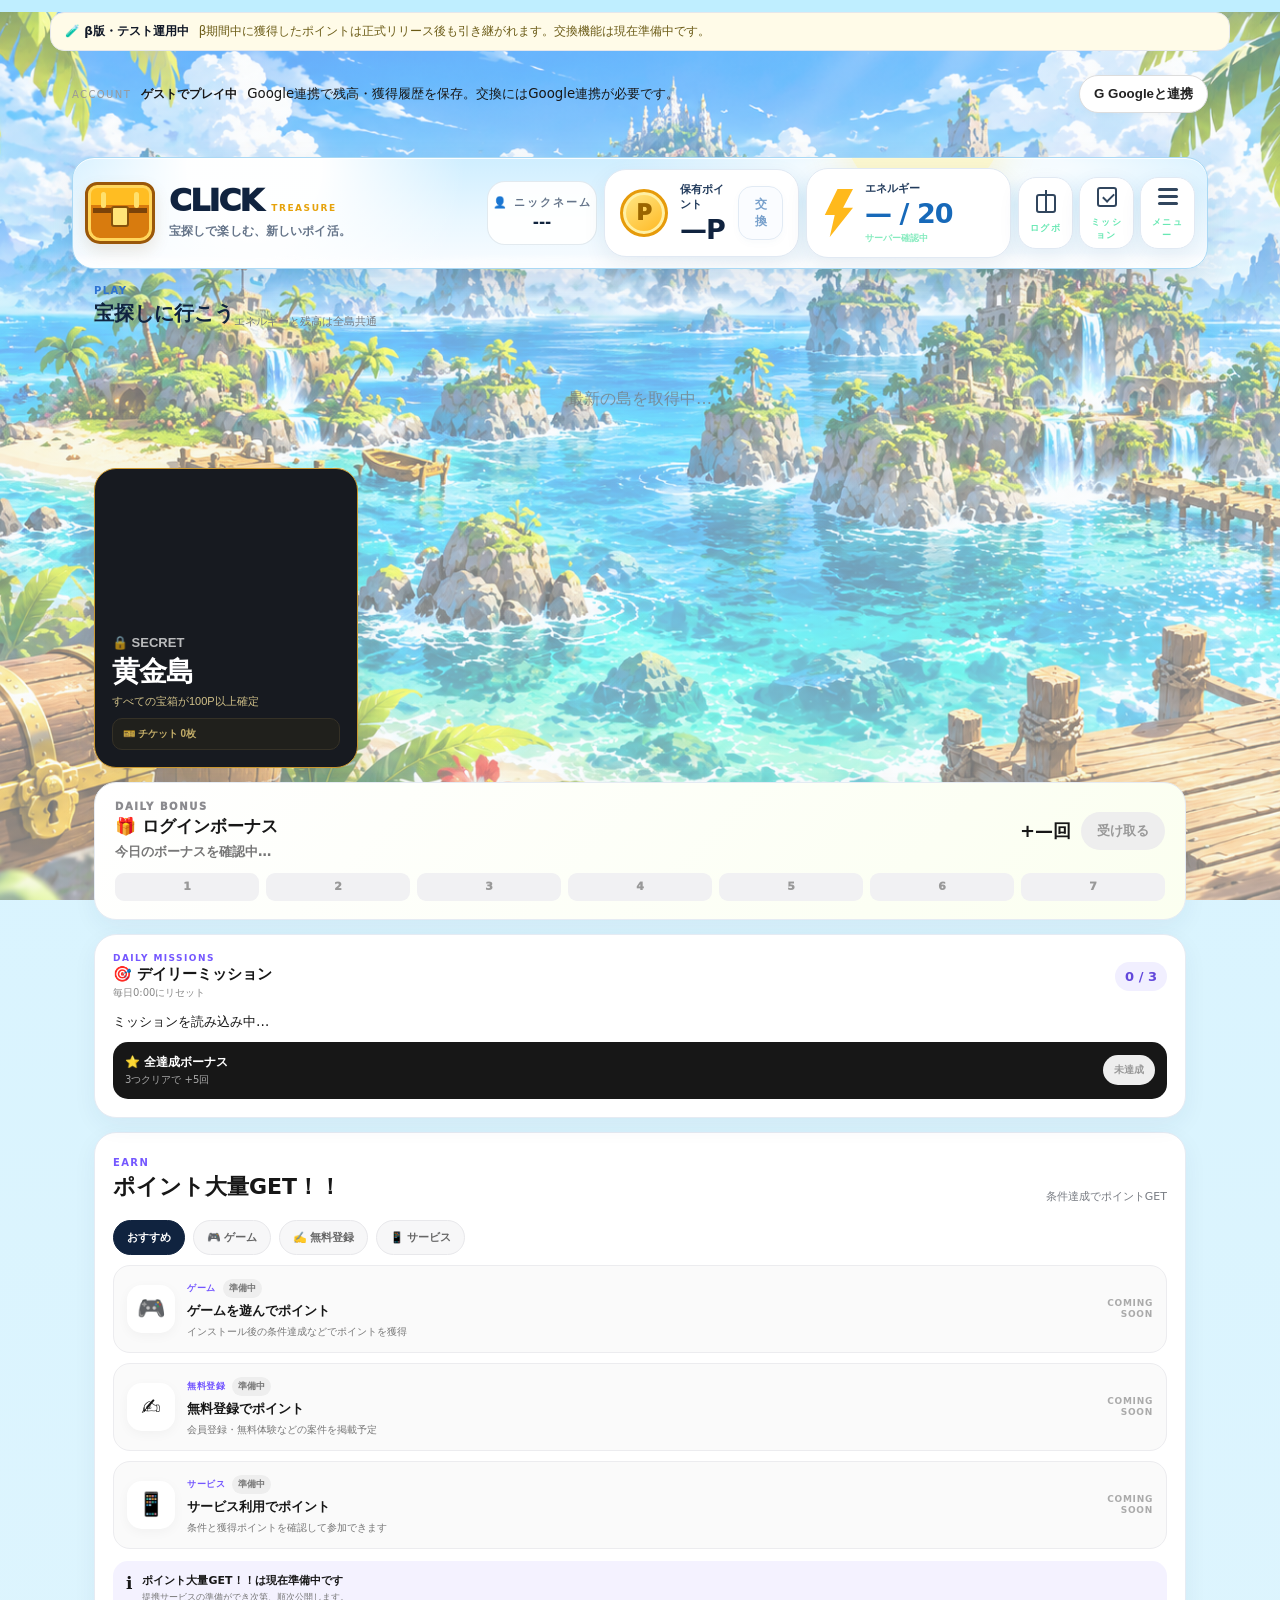
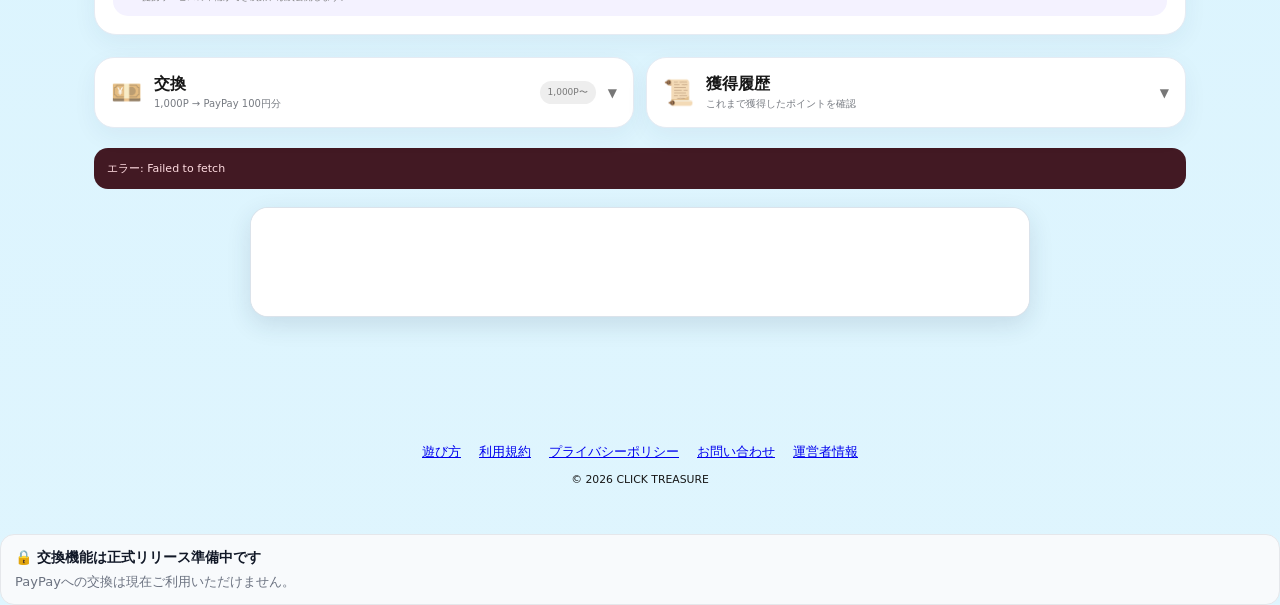
<file: index.html>
<!doctype html><html lang="ja"><head>
<!-- Google tag (gtag.js) -->
<script async src="https://www.googletagmanager.com/gtag/js?id=G-S7C8F83L5W"></script>
<script>
  window.dataLayer = window.dataLayer || [];
  function gtag(){dataLayer.push(arguments);}
  gtag('js', new Date());
  gtag('config', 'G-S7C8F83L5W');
</script>
<meta charset="utf-8"><meta name="viewport" content="width=device-width,initial-scale=1"><title>CLICK TREASURE｜宝箱を掘ってポイントを貯める無料Webゲーム</title><link rel="stylesheet" href="style.css?v=88-34">  <meta name="description" content="CLICK TREASUREは、宝箱を掘ってポイントを集める無料Webゲームです。毎日のログインやミッションを楽しみながらポイントを貯められます。現在β版テスト運用中。">
</head><body>

<div id="betaNotice" class="beta-banner" role="status">
  <strong>🧪 β版・テスト運用中</strong>
  <span>β期間中に獲得したポイントは正式リリース後も引き継がれます。交換機能は現在準備中です。</span>
</div>
<div id="fx"></div><div id="v41Jackpot" class="v41-jackpot" hidden>
<div class="v41-blackout"></div><div class="v42-whiteflash"></div><div class="v42-golddot"></div><div class="v41-goldburst"></div>
<div class="v41-jackpot-content"><div class="v41-jackpot-kicker">JACKPOT</div><div class="v41-jackpot-money"><strong>5,000</strong><small>P</small><em>獲得！</em></div><div class="v41-jackpot-sub">TREASURE FOUND</div></div><div id="v41Coins" class="v41-coins"></div>
</div>
<div id="jackpotOverlay" class="jackpot-overlay" aria-hidden="true"><div class="jackpot-rays"></div><div class="jackpot-card"><div id="jackpotLabel" class="jackpot-label">🔥 大当たり！！ 🔥</div><div class="jackpot-caption">当選金額</div><div class="jackpot-money"><span id="jackpotAmount">100</span><small>P</small></div><div id="jackpotBang" class="jackpot-bang">！！！</div></div></div>
<audio id="audio10old" preload="auto" src="sounds/win_10.wav"></audio><audio id="audio100old" preload="auto" src="sounds/win_100.wav"></audio>
<div id="accountPanel" class="account-panel"><div class="account-copy"><span class="eyebrow">ACCOUNT</span><b id="accountState">ゲストでプレイ中</b><small>Google連携で残高・獲得履歴を保存。交換にはGoogle連携が必要です。</small></div><div class="account-actions"><a id="adminShortcut" class="admin-shortcut" href="admin.html" hidden>⚙ 管理画面</a><button id="googleLoginBtn" class="google-btn">G&nbsp;&nbsp;Googleと連携</button></div></div>
<main>
<header class="v88-topbar">
  <div class="v88-logo">
    <div class="v88-logo-chest" aria-hidden="true"><i></i></div>
    <div><strong>CLICK <span>TREASURE</span></strong><small>宝探しで楽しむ、新しいポイ活。</small></div>
  </div>
  <div class="header-nickname" id="headerNickname" title="現在のニックネーム">
          <span class="header-nickname-label">👤 ニックネーム</span>
          <strong class="header-nickname-value" id="headerNicknameValue">---</strong>
        </div>
  <div class="v88-wallet">
    <div class="v88-coin" aria-hidden="true">P</div>
<div class="v88-statcopy"><small>保有ポイント</small><b id="wallet">—P</b></div>
    <button id="redeemBtn" type="button" class="v88-exchange" disabled>交換</button>
    <div class="v88-hidden-progress" aria-hidden="true"><i id="redeemFill"></i><span id="redeemText">交換まで計算中…</span></div>
  </div>
  <div class="v88-energy">
    <div class="v88-bolt" aria-hidden="true"></div>
    <div class="v88-statcopy"><small>エネルギー</small><b id="energy">— / 20</b><em id="energyTimer">サーバー確認中</em></div>
  </div>
  <nav class="v88-shortcuts" aria-label="ホームメニュー">
    <button type="button" data-v88-target="loginBonus"><i class="v88-gift"></i><span>ログボ</span></button>
    <button type="button" data-v88-target="dailyMissions"><i class="v88-check"></i><span>ミッション</span></button>
<button id="v88MenuToggle" type="button" aria-expanded="false" aria-controls="v88HeaderMenu"><i class="v88-menuicon"></i><span>メニュー</span></button>
  </nav>
</header>
<div id="v88HeaderMenu" class="v88-header-menu" hidden>
  <div class="v88-header-menu-grid">
    <button type="button" data-v88-target="pointOffers"><span>🪙</span><b>ポイント大量GET！</b></button>
    <button type="button" id="nicknameMenuBtn"><span>👤</span><b>ニックネーム変更</b></button>
    <button type="button" id="ctSoundSettingsBtn"><span>🔊</span><b>サウンド設定</b></button>
    <button type="button" data-v88-target="betaNotice"><span>🔔</span><b>お知らせ</b></button>
    <a href="howto.html"><span>📖</span><b>遊び方</b></a>
    <a href="terms.html"><span>📄</span><b>利用規約</b></a>
    <a href="contact.html"><span>✉️</span><b>お問い合わせ</b></a>
    <a href="operator.html"><span>⚙️</span><b>運営者情報</b></a>
  </div>
</div>

<div class="v88-page-shell">
<div class="v88-main-column">
<section id="homeDashboard" class="home-dashboard">
<div class="v88-legacy-stats" aria-hidden="true"><span id="wins">—</span><span id="progress">—</span></div>
<section id="islandSelect" class="island-select"><div class="section-title"><div><span>PLAY</span><h2>宝探しに行こう</h2></div><p>エネルギーと残高は全島共通</p></div><div id="islandCards" class="island-cards"><p class="loading-islands">最新の島を取得中…</p><button id="goldenIslandCard" class="island-card golden locked" type="button"><span>🔒 SECRET</span><b>黄金島</b><small>すべての宝箱が100P以上確定</small><em id="goldenTicketBadge" class="status-badge">🎫 チケット 0枚</em></button></div></section>

<section id="loginBonus" class="login-bonus-card"><div class="login-bonus-copy"><span>DAILY BONUS</span><b>🎁 ログインボーナス</b><small id="loginBonusText">今日のボーナスを確認中…</small></div><div class="login-bonus-side"><strong id="loginBonusReward">+—回</strong><button id="loginBonusClaim" type="button" disabled>受け取る</button></div><div class="login-streak" id="loginStreak"><i>1</i><i>2</i><i>3</i><i>4</i><i>5</i><i>6</i><i>7</i></div></section>
<section id="dailyMissions" class="daily-missions-card"><div class="daily-missions-head"><div><span>DAILY MISSIONS</span><b>🎯 デイリーミッション</b><small>毎日0:00にリセット</small></div><strong id="dailyMissionSummary">0 / 3</strong></div><div id="dailyMissionList" class="daily-mission-list"><small>ミッションを読み込み中…</small></div><div class="daily-all-clear"><div><b>⭐ 全達成ボーナス</b><small>3つクリアで +5回</small></div><button id="dailyAllClaim" type="button" disabled>未達成</button></div></section>
<section id="pointOffers" class="point-offers"><div class="section-title"><div><span>EARN</span><h2>ポイント大量GET！！</h2></div><p>条件達成でポイントGET</p></div><div class="offer-tabs" role="tablist" aria-label="ポイント大量GET！！カテゴリ"><button type="button" class="offer-tab active" data-offer-filter="all">おすすめ</button><button type="button" class="offer-tab" data-offer-filter="game">🎮 ゲーム</button><button type="button" class="offer-tab" data-offer-filter="register">✍️ 無料登録</button><button type="button" class="offer-tab" data-offer-filter="service">📱 サービス</button></div><div class="offer-list"><article class="offer-card" data-offer-category="game"><div class="offer-icon">🎮</div><div class="offer-copy"><div class="offer-meta"><span>ゲーム</span><em>準備中</em></div><b>ゲームを遊んでポイント</b><small>インストール後の条件達成などでポイントを獲得</small></div><strong>COMING<br>SOON</strong></article><article class="offer-card" data-offer-category="register"><div class="offer-icon">✍️</div><div class="offer-copy"><div class="offer-meta"><span>無料登録</span><em>準備中</em></div><b>無料登録でポイント</b><small>会員登録・無料体験などの案件を掲載予定</small></div><strong>COMING<br>SOON</strong></article><article class="offer-card" data-offer-category="service"><div class="offer-icon">📱</div><div class="offer-copy"><div class="offer-meta"><span>サービス</span><em>準備中</em></div><b>サービス利用でポイント</b><small>条件と獲得ポイントを確認して参加できます</small></div><strong>COMING<br>SOON</strong></article></div><div class="offer-note"><span>ℹ️</span><p><b>ポイント大量GET！！は現在準備中です</b><small>提携サービスの準備ができ次第、順次公開します。</small></p></div></section>
<section class="home-menu">
  <button id="redeemMenu" class="menu-card menu-card-button" type="button">
    <span>💴</span>
    <div><b>交換</b><small>1,000P → PayPay 100円分</small></div>
    <i id="redeemMenuState">1,000P〜</i><i class="menu-arrow">▼</i>
  </button>
  <button id="historyMenu" class="menu-card menu-card-button" type="button">
    <span>📜</span>
    <div><b>獲得履歴</b><small>これまで獲得したポイントを確認</small></div>
    <i class="menu-arrow">▼</i>
  </button>
</section>
<section id="winHistoryPanel" class="compact-history-panel" hidden><div class="historyHead"><b>🎁 獲得履歴</b><button id="refresh" type="button">更新</button></div><div id="history">まだ獲得履歴はありません</div></section>
<section id="redeemPanel" class="compact-history-panel" hidden><div class="compact-redeem-top"><div><b>💴 交換</b><small>1,000PでPayPay 100円分に交換できます</small></div><button id="compactRedeemBtn" type="button" class="compact-redeem-btn">交換申請する</button></div><div class="historyHead redeem-history-title"><b>交換履歴</b><button id="redeemHistoryRefresh" type="button">更新</button></div><div id="redeemHistory" class="redeem-history redeem-history-home"><small>履歴を読み込み中…</small></div></section>
</section>
<section class="identity dev-identity" hidden style="display:none !important;"><div><small>PLAYER</small><b id="player">ゲスト作成中…</b></div><div><small>SESSION</small><b id="session">接続中</b></div></section><div id="error" class="error" hidden></div><section class="ad"><!-- admax -->
<script src="https://adm.shinobi.jp/s/87367a901842c04cb35344ce335b7de3"></script>
<!-- admax --></section>
<section id="game" hidden><div class="head"><div><span>EASY / SHARED ONLINE</span><h2>宝箱を選ぼう</h2></div><div class="live"><i></i><b>ONLINE</b><small id="remaining">—</small></div></div><div class="sea"><div class="island-bar"><button id="back">← 一覧</button><strong id="islandName">EASY</strong><div class="island-tools"><button id="debugNumbers" type="button">🔢 番号表示 OFF</button><span id="islandState" class="island-state">探索中</span></div></div><div id="map"></div></div><div id="message">好きな宝箱を選ぼう</div></section>

</main>
<footer class="site-footer" style="padding:24px 16px 36px;text-align:center;font-size:13px;">
  <nav style="display:flex;flex-wrap:wrap;justify-content:center;gap:10px 18px;margin-bottom:10px;">
    <a href="howto.html">遊び方</a>
    <a href="terms.html">利用規約</a>
    <a href="privacy.html">プライバシーポリシー</a>
    <a href="contact.html">お問い合わせ</a>
    <a href="operator.html">運営者情報</a>
  </nav>
  <small>© 2026 CLICK TREASURE</small>
</footer>

<div id="overlay" hidden><div class="burst"></div><div class="win"><small>TREASURE FOUND</small><strong id="amount">10P</strong><p>サーバー残高に追加されました</p><button id="close">島に戻る</button></div></div>
<div id="devPrizeTester" class="dev-prize-tester" hidden><button id="devToggle" class="dev-toggle" type="button">🧪 演出テスト</button><div id="devButtons" class="dev-buttons" hidden><button type="button" data-test-prize="1">10P</button><button type="button" data-test-prize="10">100P</button><button type="button" data-test-prize="100">1,000P</button><button type="button" data-test-prize="500">5,000P</button>
<div class="dev-refill-row">
  <button id="adminAddGoldenTicket" type="button">🎫 チケット +1</button>
  <button id="adminAddEnergy" type="button">⚡ エネルギー +5</button>
</div>
<small id="adminRefillStatus">※上2つは管理者テスト用・実データに反映</small></div></div>
<div id="redeemModal" class="redeem-modal" hidden><div class="redeem-dialog"><button id="redeemModalClose" class="redeem-x" type="button">×</button><span class="redeem-eyebrow">REDEEM</span><h2>1,000Pを交換</h2><p>1,000PをPayPay 100円分に交換します。受け取り先を入力してください。申請すると1,000Pが確保されます。</p><label>PayPay ID<input id="redeemDestination" type="text" maxlength="120" autocomplete="off" placeholder="例：あなたのPayPay ID"></label><small id="redeemNote">⚠ 入力したPayPay IDに100円分を送金します。IDに間違いがないか必ず確認してください。申請後は「処理待ち」になります。</small><button id="redeemSubmit" class="redeem-submit" type="button">1,000Pを交換する</button></div></div>
<script src="./ct-analytics.js?v=1"></script>
<script src="app.js?v=88-82"></script>
<script>
document.addEventListener("DOMContentLoaded", () => {
  const input = document.getElementById("redeemDestination");
  const submit = document.getElementById("redeemSubmit");
  if (!input || !submit) return;

  submit.addEventListener("click", (e) => {
    if (submit.dataset.confirmed === "1") {
      delete submit.dataset.confirmed;
      return;
    }
    const id = input.value.trim();
    if (!id) return;

    const ok = confirm(
      "交換申請の最終確認\n\n" +
      "交換：1,000P → PayPay 100円分\n" +
      "PayPay ID：" + id + "\n\n" +
      "このPayPay IDで間違いありませんか？"
    );
    if (!ok) {
      e.stopImmediatePropagation();
      e.preventDefault();
      input.focus();
      return;
    }
    submit.dataset.confirmed = "1";
  }, true);
});
</script>
<div id="exchangeBetaNotice" class="exchange-beta-notice" hidden>
  <strong>🔒 交換機能は正式リリース準備中です</strong>
  <span>PayPayへの交換は現在ご利用いただけません。</span>
</div>


<script>
document.addEventListener("DOMContentLoaded", () => {
  const menuToggle = document.getElementById("v88MenuToggle");
  const headerMenu = document.getElementById("v88HeaderMenu");
  const closeHeaderMenu = () => {
    if (!headerMenu || !menuToggle) return;
    headerMenu.hidden = true;
    menuToggle.setAttribute("aria-expanded","false");
  };
  if (menuToggle && headerMenu) {
    menuToggle.addEventListener("click", () => {
      const willOpen = headerMenu.hidden;
      headerMenu.hidden = !willOpen;
      menuToggle.setAttribute("aria-expanded", String(willOpen));
    });
    document.addEventListener("click", (e) => {
      if (!headerMenu.hidden && !headerMenu.contains(e.target) && !menuToggle.contains(e.target)) closeHeaderMenu();
    });
  }
  document.querySelectorAll("[data-v88-target]").forEach(btn => {
    btn.addEventListener("click", () => {
      const el = document.getElementById(btn.dataset.v88Target);
      if (el) el.scrollIntoView({behavior:"smooth", block:"start"}); closeHeaderMenu();
    });
  });
  document.querySelectorAll("[data-v88-click]").forEach(btn => {
    btn.addEventListener("click", () => {
      const el = document.getElementById(btn.dataset.v88Click);
      if (el) el.click(); closeHeaderMenu();
    });
  });
});
</script>


<!-- admax interstitial -->

<!-- /admax interstitial -->


<div id="homeNicknameModal" class="ct-nickname-modal" hidden>
  <div class="ct-nickname-backdrop" data-close-nickname></div>
  <section class="ct-nickname-dialog" role="dialog" aria-modal="true" aria-labelledby="homeNicknameTitle">
    <button type="button" class="ct-nickname-close" data-close-nickname aria-label="閉じる">×</button>
    <div class="ct-nickname-icon">👤</div>
    <h2 id="homeNicknameTitle">ニックネーム変更</h2>
    <p>2〜12文字で入力してください</p>
    <input id="homeNicknameInput" type="text" minlength="2" maxlength="12" autocomplete="off">
    <div id="homeNicknameError" class="ct-nickname-error" aria-live="polite"></div>
    <button id="homeNicknameSave" type="button" class="ct-nickname-save">変更する</button>
  </section>
</div>

</body></html>
</file>
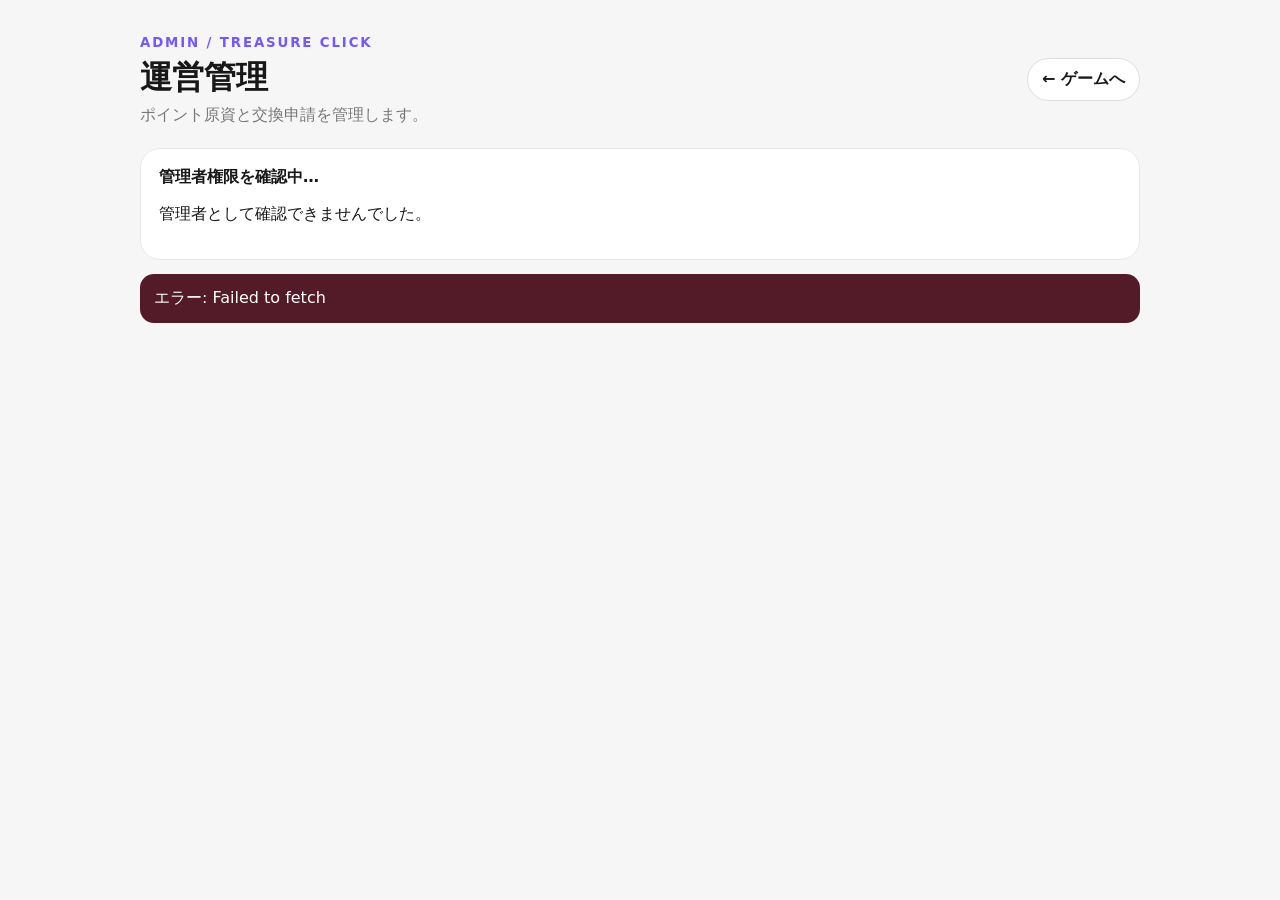
<file: admin.html>
<!doctype html>
<html lang="ja">
<head>
  <meta charset="utf-8">
  <meta name="viewport" content="width=device-width,initial-scale=1">
  <title>管理画面 V59</title>
  <link rel="stylesheet" href="admin.css?v=59.1-fixed">
</head>
<body>
<main>
  <header>
    <div>
      <small>ADMIN / TREASURE CLICK</small>
      <h1>運営管理</h1>
      <p>ポイント原資と交換申請を管理します。</p>
    </div>
    <a href="index.html">← ゲームへ</a>
  </header>

  <section id="gate" class="card">
    <b>管理者権限を確認中…</b>
    <p id="gateMsg">Googleログイン済みの管理者のみ利用できます。</p>
  </section>

  <section id="panel" hidden>
    <section class="pool-section">
      <div class="section-head">
        <div>
          <small>PRIZE POOL</small>
          <h2>💰 ポイント原資</h2>
          <p>ポイント原資とリアルタイム連動中 <span class="pool-live"><i></i> LIVE</span></p>
        </div>
        <button id="poolReload" class="dark-btn">更新</button>
      </div>

      <div class="pool-summary">
        <div class="card pool-main">
          <small>総ポイント原資</small>
          <b id="poolTotal">—</b>
          <span>初期原資</span>
        </div>
        <div class="card">
          <small>未配置</small>
          <b id="poolUnallocated">—</b>
          <span>これから島へ配置</span>
        </div>
        <div class="card">
          <small>配置中</small>
          <b id="poolAllocated">—</b>
          <span>島に配置中のポイント</span>
        </div>
        <div class="card">
          <small>発掘済み</small>
          <b id="poolDiscovered">—</b>
          <span>ユーザーが獲得済み</span>
        </div>
      </div>

      <div class="inventory card">
        <div class="inventory-head">
          <div>
            <small>INVENTORY</small>
            <h3>ポイント内訳</h3>
          </div>
          <span id="poolCount">—</span>
        </div>
        <div id="poolInventory" class="inventory-grid">
          <div class="inventory-loading">読み込み中…</div>
        </div>
      </div>
    </section>


    <section class="sim-section">
      <div class="section-head">
        <div><small>BUSINESS SIMULATOR</small><h2>📊 収益シミュレーター</h2><p>入力値だけで計算します。Supabaseの認証・データには触れません。</p></div>
      </div>
      <div class="sim-inputs card">
        <label>月間アクティブユーザー<input id="simMau" type="number" min="1" value="100"></label>
        <label>1日平均タップ<input id="simTaps" type="number" min="0" value="30"></label>
        <label>広告売上 / 人・月<input id="simAds" type="number" min="0" step="0.1" value="30"></label>
        <label>アフィ売上 / 人・月<input id="simAffiliate" type="number" min="0" step="0.1" value="470"></label>
        <label>目標還元 / 人・月<input id="simReward" type="number" min="0" step="1" value="300"></label>
        <label>うち宝箱還元 / 人・月<input id="simTreasure" type="number" min="0" step="1" value="150"></label>
        <label>運営コスト / 人・月<input id="simCost" type="number" min="0" step="0.1" value="30"></label>
      </div>
      <div class="sim-results">
        <div class="card"><small>月間売上</small><b id="simRevenue">—</b></div>
        <div class="card"><small>ユーザー還元総額</small><b id="simRewardsTotal">—</b></div>
        <div class="card"><small>運営利益</small><b id="simProfit">—</b></div>
        <div class="card"><small>利益率</small><b id="simMargin">—</b></div>
        <div class="card"><small>損益分岐ARPU</small><b id="simBreakEven">—</b></div>
        <div class="card"><small>宝箱1タップ期待値</small><b id="simTapEv">—</b></div>
      </div>
    </section>

    <section class="redemption-section">
      <div class="section-head redemption-head">
        <div>
          <small>REDEMPTION</small>
          <h2>交換申請</h2>
          <p>PayPay送金後に「支払済み」にしてください。</p>
        </div>
      </div>
      <div class="summary">
        <div class="card"><small>処理待ち</small><b id="pendingCount">—</b></div>
        <div class="card"><small>支払済み</small><b id="paidCount">—</b></div>
        <button id="reload">更新</button>
      </div>
      <div id="requests" class="requests"></div>
    </section>
  </section>

  <div id="error" class="error" hidden></div>
</main>
<script src="admin.js?v=66"></script>
</body>
</html>
</file>
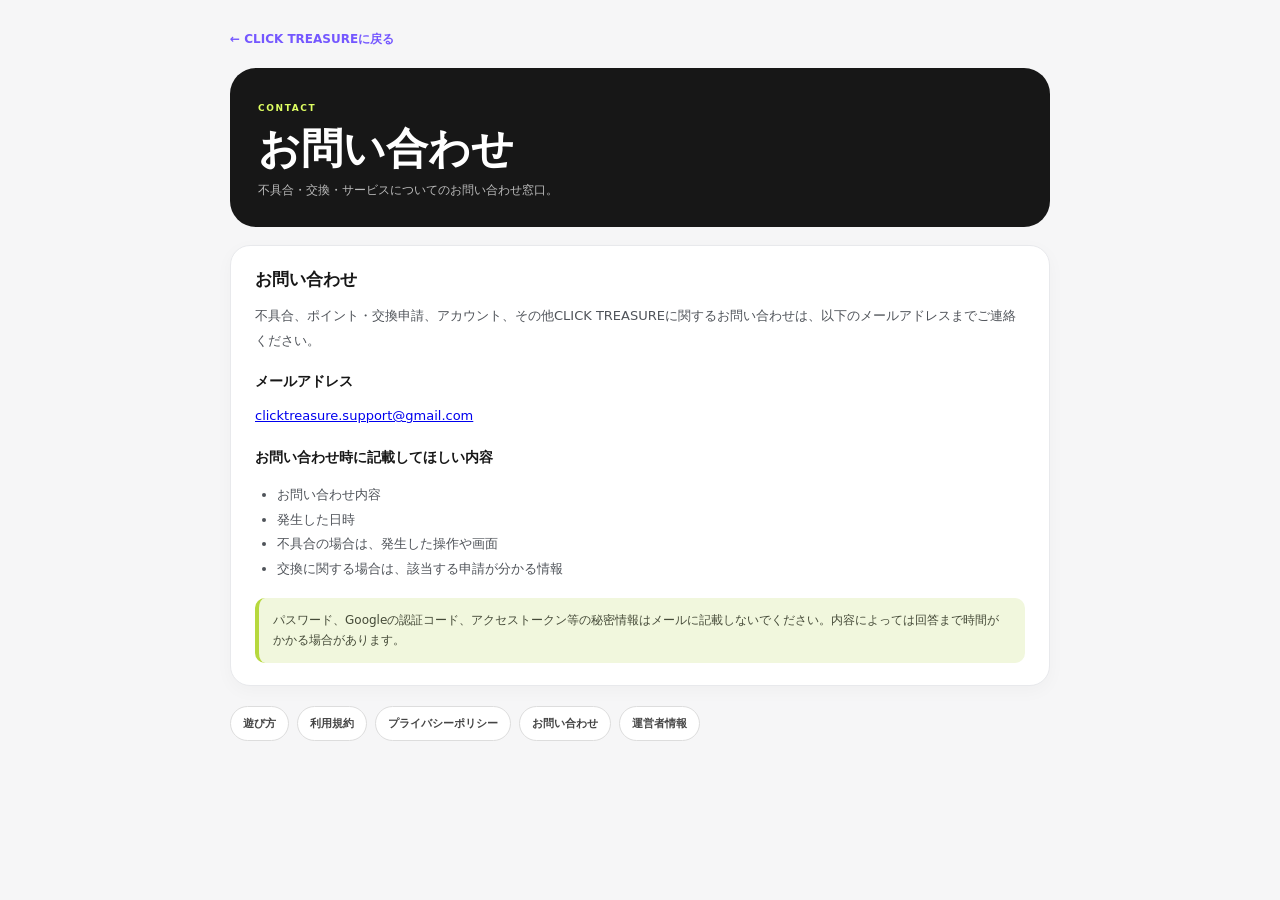
<file: contact.html>
<!doctype html><html lang="ja"><head><meta charset="utf-8"><meta name="viewport" content="width=device-width,initial-scale=1"><title>お問い合わせ | CLICK TREASURE</title><link rel="stylesheet" href="public-pages.css?v=60"></head><body class="info-page"><main class="info-shell"><a class="info-back" href="index.html">← CLICK TREASUREに戻る</a><header class="info-hero"><span>CONTACT</span><h1>お問い合わせ</h1><p>不具合・交換・サービスについてのお問い合わせ窓口。</p></header>
<section class="info-card"><h2>お問い合わせ</h2><p>不具合、ポイント・交換申請、アカウント、その他CLICK TREASUREに関するお問い合わせは、以下のメールアドレスまでご連絡ください。</p>
<h3>メールアドレス</h3><p><a href="mailto:clicktreasure.support@gmail.com">clicktreasure.support@gmail.com</a></p>
<h3>お問い合わせ時に記載してほしい内容</h3><ul><li>お問い合わせ内容</li><li>発生した日時</li><li>不具合の場合は、発生した操作や画面</li><li>交換に関する場合は、該当する申請が分かる情報</li></ul>
<div class="info-note">パスワード、Googleの認証コード、アクセストークン等の秘密情報はメールに記載しないでください。内容によっては回答まで時間がかかる場合があります。</div></section>
<div class="info-links"><a href="howto.html">遊び方</a><a href="terms.html">利用規約</a><a href="privacy.html">プライバシーポリシー</a><a href="contact.html">お問い合わせ</a><a href="operator.html">運営者情報</a></div></main></body></html>
</file>
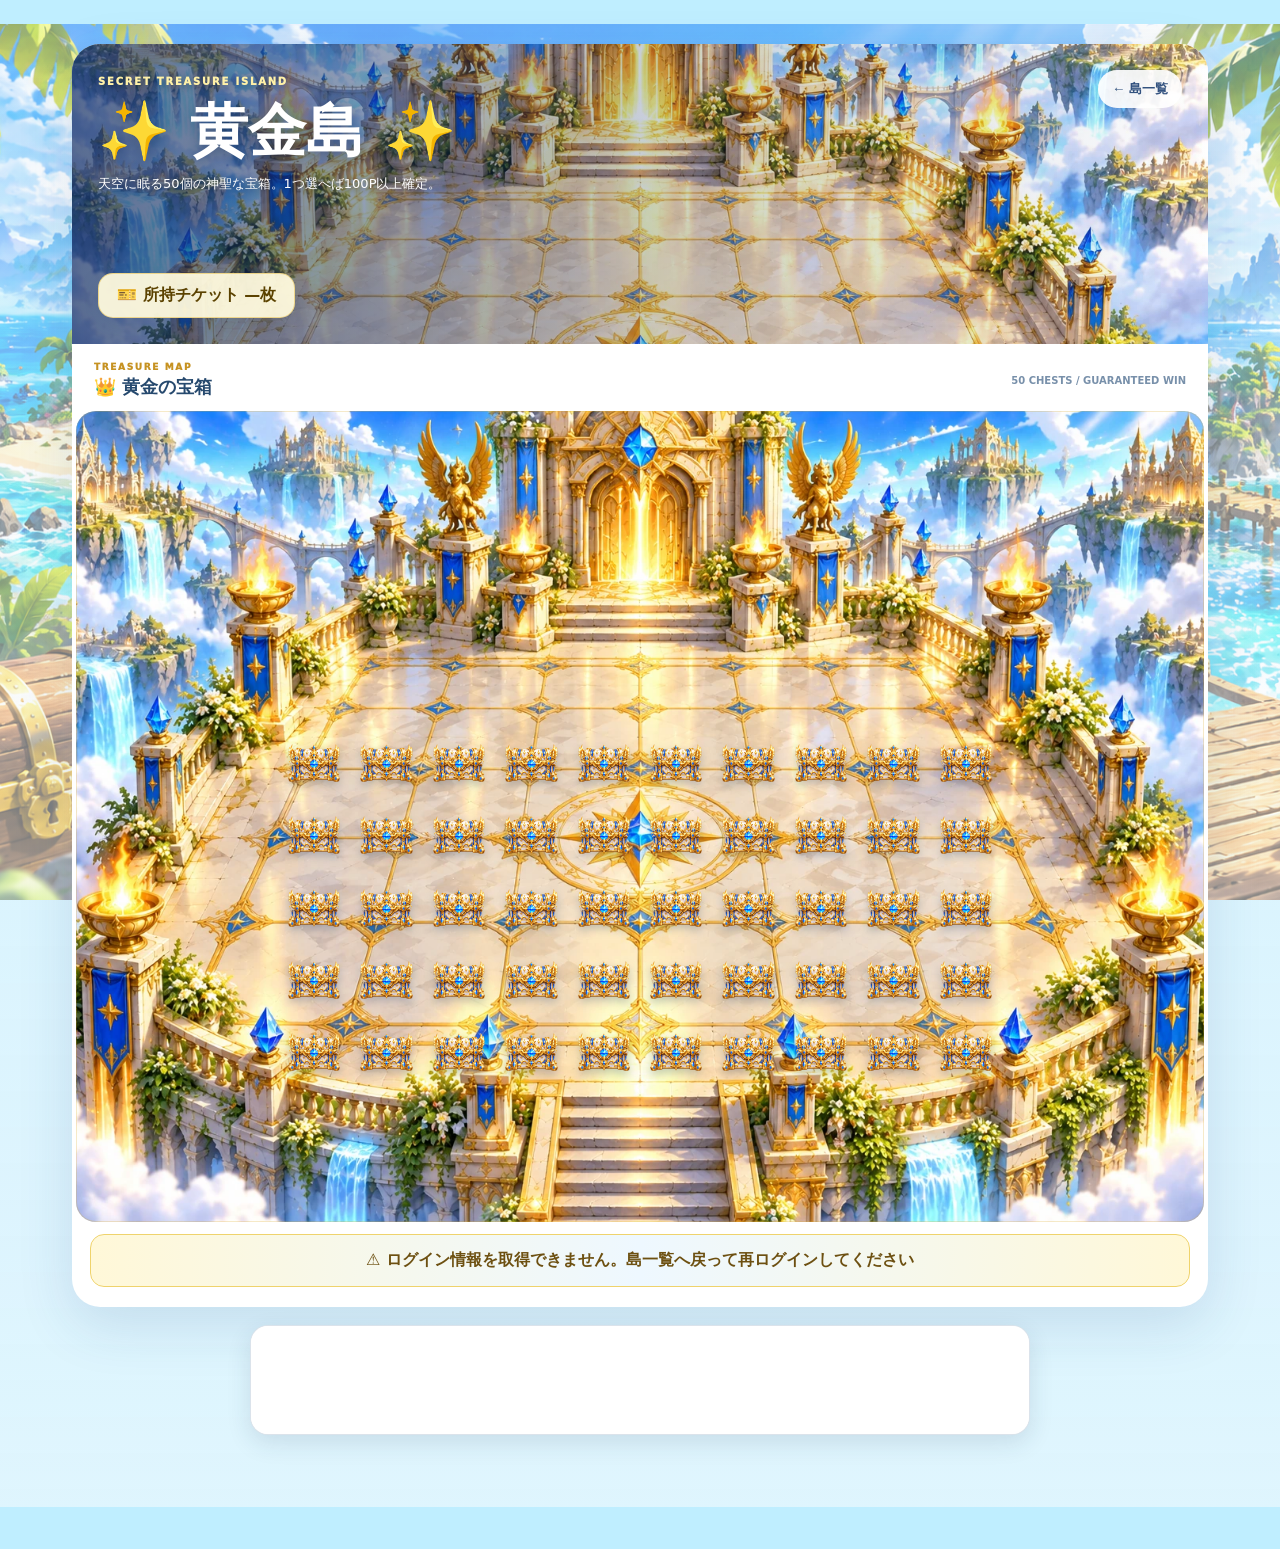
<file: golden-island.html>
<!doctype html>
<html lang="ja">
<head>
<meta charset="utf-8">
<meta name="viewport" content="width=device-width,initial-scale=1">
<title>黄金島｜CLICK TREASURE</title>
<link rel="stylesheet" href="./style.css?v=88-40">
<style>
body.golden-page{min-height:100vh}
.golden-page-wrap{width:min(1180px,calc(100% - 24px));margin:24px auto 42px}
.golden-page .golden-game{display:block!important;margin:0}
.golden-page .golden-map{
  /* V88-35: fit all 50 chests safely inside the perspective floor */
  padding:28% 18% 12%!important;
  gap:5px!important;
  background-position:center center!important;
}
.golden-page .golden-chest img{width:78%;height:78%}
@media(max-width:650px){
  .golden-page-wrap{width:calc(100% - 12px);margin:8px auto 24px}
  .golden-page .golden-map{padding:28% 13% 12%!important;gap:2px!important}
  .golden-page .golden-chest img{width:86%;height:86%}
}
</style>
</head>
<body class="golden-page">
<div id="fx"></div>
<div id="jackpotOverlay" class="jackpot-overlay" aria-hidden="true">
  <div class="jackpot-rays"></div>
  <div class="jackpot-card">
    <div id="jackpotLabel" class="jackpot-label">✨ 黄金大当たり！！ ✨</div>
    <div class="jackpot-caption">獲得ポイント</div>
    <div class="jackpot-money"><span id="jackpotAmount">100</span><small>P</small></div>
    <div id="jackpotBang" class="jackpot-bang">！！！</div>
  </div>
</div>
<audio id="audio1old" preload="auto" src="sounds/win_1.wav"></audio>
<audio id="audio10old" preload="auto" src="sounds/win_10.wav"></audio>
<audio id="audio100old" preload="auto" src="sounds/win_100.wav"></audio>

<main class="golden-page-wrap">
<section id="goldenGame" class="golden-game">
  <div class="golden-hero">
    <div class="golden-hero-shade"></div>
    <div class="golden-head">
      <div>
        <span>SECRET TREASURE ISLAND</span>
        <h2>✨ 黄金島 ✨</h2>
        <p>天空に眠る50個の神聖な宝箱。1つ選べば100P以上確定。</p>
      </div>
      <button id="goldenBack" type="button" onclick="location.href='./index.html'">← 島一覧</button>
    </div>
    <div class="golden-ticket-status">🎫 所持チケット <strong id="goldenTicketsInGame">0</strong>枚</div>
  </div>
  <div class="golden-map-head">
    <div><small>TREASURE MAP</small><b>👑 黄金の宝箱</b></div>
    <span>50 CHESTS / GUARANTEED WIN</span>
  </div>
  <div id="goldenMap" class="golden-map"></div>
  <div id="goldenMessage" class="golden-message">黄金の宝箱を1つ選ぼう</div>
</section>
  <section class="ad island-ad" aria-label="広告">
    <!-- admax -->
    <script src="https://adm.shinobi.jp/s/87367a901842c04cb35344ce335b7de3"></script>
    <!-- admax -->
  </section>
</main>
<script src="./ct-analytics.js?v=1"></script>
<script src="./golden-island.js?v=88-43"></script>

<!-- admax interstitial -->

<!-- /admax interstitial -->

</body>
</html>
</file>
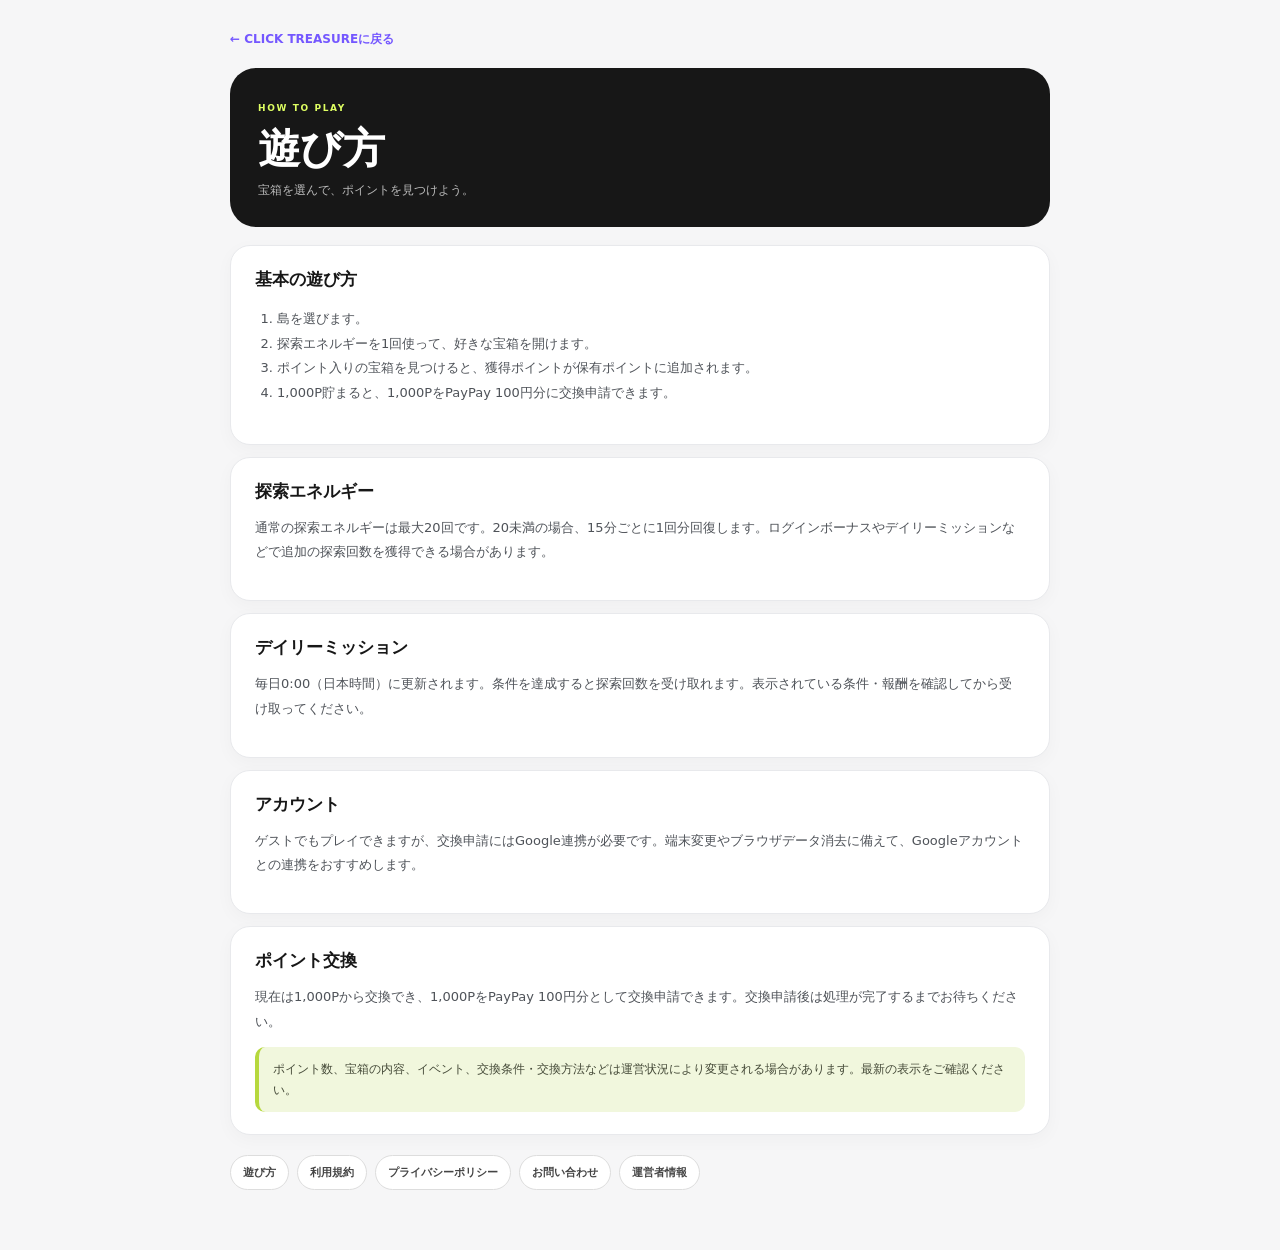
<file: howto.html>
<!doctype html><html lang="ja"><head><meta charset="utf-8"><meta name="viewport" content="width=device-width,initial-scale=1"><title>遊び方 | CLICK TREASURE</title><link rel="stylesheet" href="public-pages.css?v=60"></head><body class="info-page"><main class="info-shell"><a class="info-back" href="index.html">← CLICK TREASUREに戻る</a><header class="info-hero"><span>HOW TO PLAY</span><h1>遊び方</h1><p>宝箱を選んで、ポイントを見つけよう。</p></header>
<section class="info-card"><h2>基本の遊び方</h2><ol><li>島を選びます。</li><li>探索エネルギーを1回使って、好きな宝箱を開けます。</li><li>ポイント入りの宝箱を見つけると、獲得ポイントが保有ポイントに追加されます。</li><li>1,000P貯まると、1,000PをPayPay 100円分に交換申請できます。</li></ol></section>
<section class="info-card"><h2>探索エネルギー</h2><p>通常の探索エネルギーは最大20回です。20未満の場合、15分ごとに1回分回復します。ログインボーナスやデイリーミッションなどで追加の探索回数を獲得できる場合があります。</p></section>
<section class="info-card"><h2>デイリーミッション</h2><p>毎日0:00（日本時間）に更新されます。条件を達成すると探索回数を受け取れます。表示されている条件・報酬を確認してから受け取ってください。</p></section>
<section class="info-card"><h2>アカウント</h2><p>ゲストでもプレイできますが、交換申請にはGoogle連携が必要です。端末変更やブラウザデータ消去に備えて、Googleアカウントとの連携をおすすめします。</p></section>
<section class="info-card"><h2>ポイント交換</h2><p>現在は1,000Pから交換でき、1,000PをPayPay 100円分として交換申請できます。交換申請後は処理が完了するまでお待ちください。</p><div class="info-note">ポイント数、宝箱の内容、イベント、交換条件・交換方法などは運営状況により変更される場合があります。最新の表示をご確認ください。</div></section>
<div class="info-links"><a href="howto.html">遊び方</a><a href="terms.html">利用規約</a><a href="privacy.html">プライバシーポリシー</a><a href="contact.html">お問い合わせ</a><a href="operator.html">運営者情報</a></div></main></body></html>
</file>
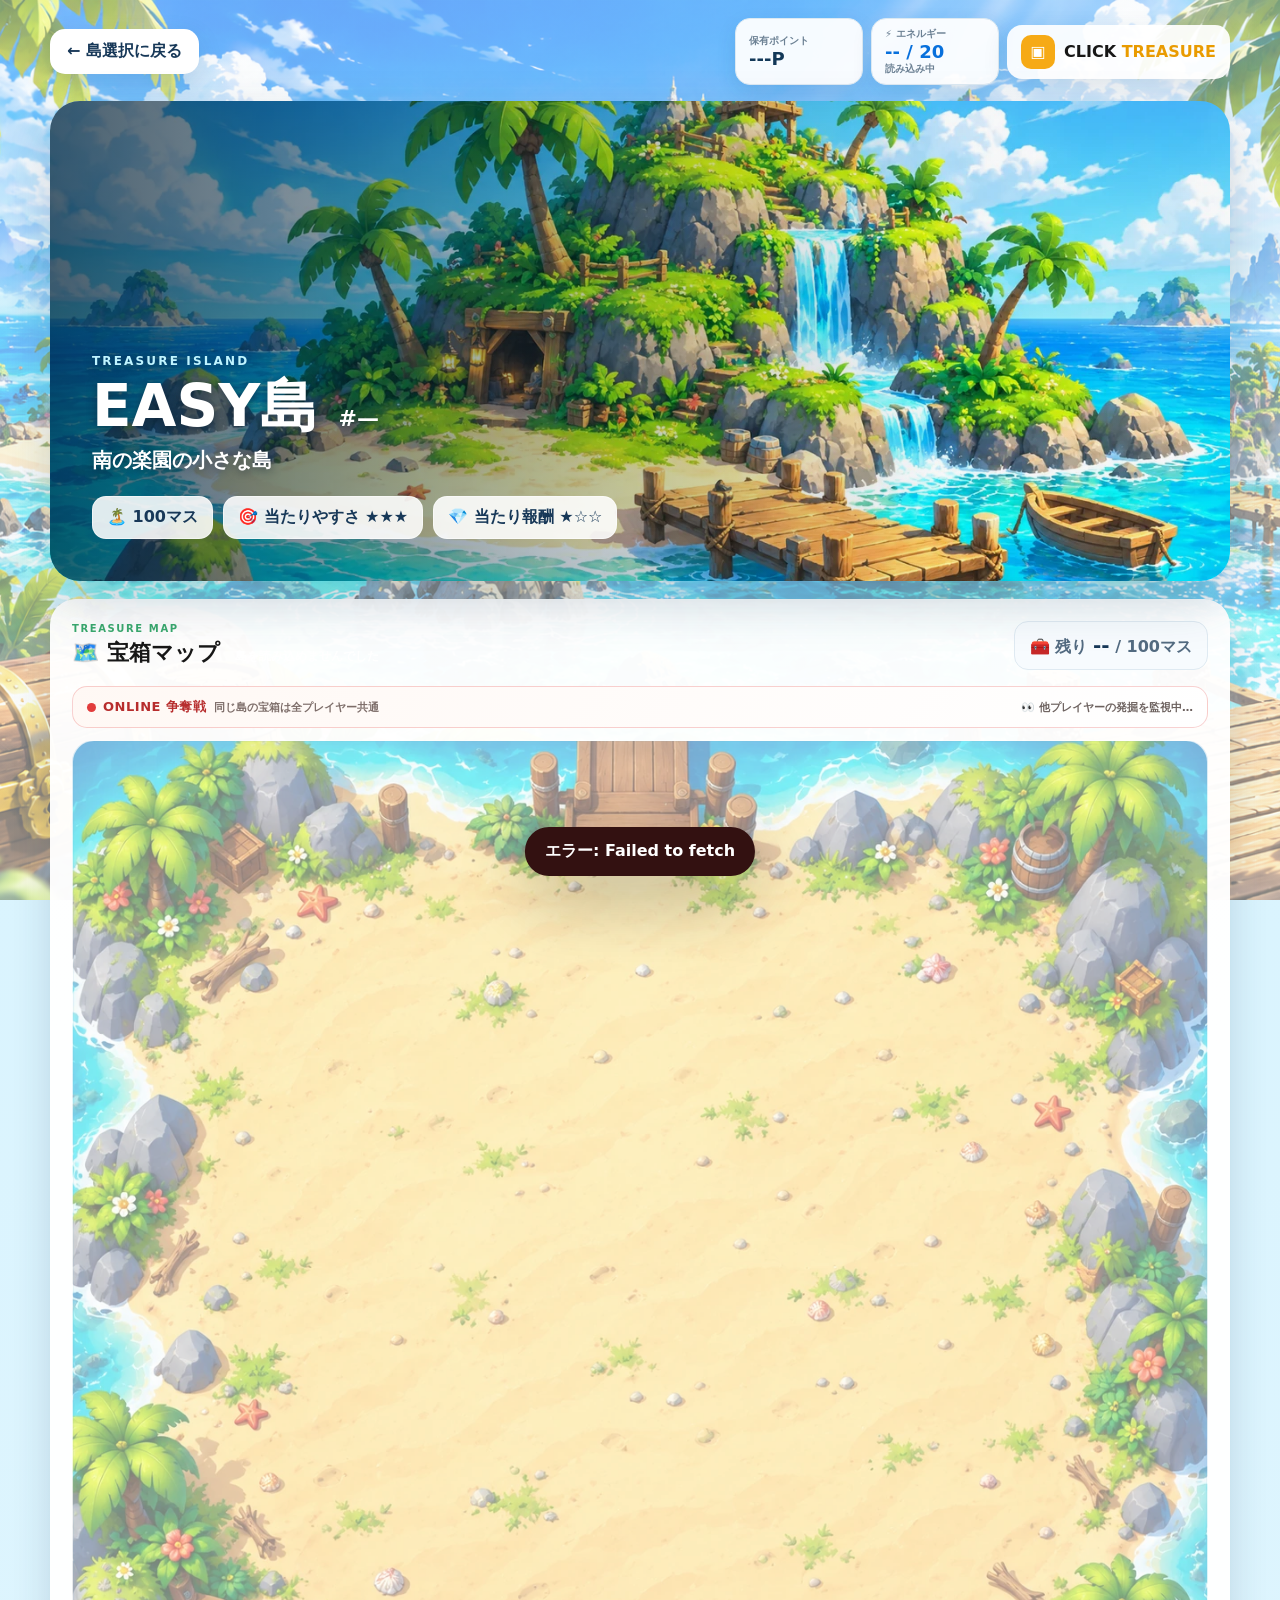
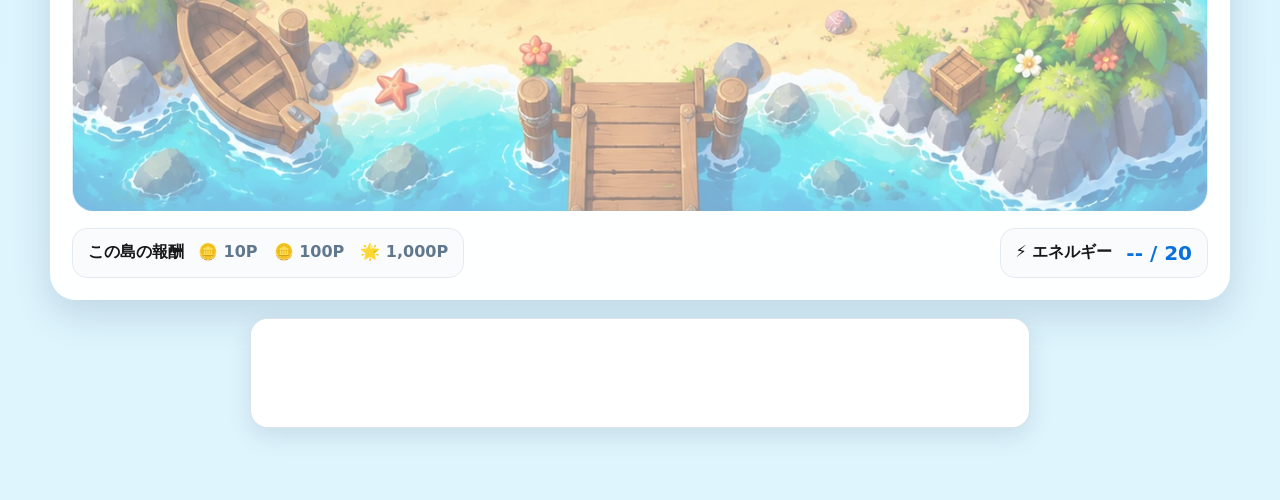
<file: island.html>
<!doctype html>
<html lang="ja">
<head>
<meta charset="utf-8">
<meta name="viewport" content="width=device-width,initial-scale=1">
<title>宝島｜CLICK TREASURE</title>
<link rel="stylesheet" href="island.css?v=88-47">
</head>
<body>
<main class="island-page">
  <header class="island-top">
    <a class="back" href="index.html#islandSelect">← 島選択に戻る</a>
    <div class="island-statusbar">
      <div class="mini-stat"><span>保有ポイント</span><strong id="wallet">---P</strong></div>
      <div class="mini-stat energy"><span>⚡ エネルギー</span><strong id="energy">-- / 20</strong><small id="energyTimer">読み込み中</small></div>
    </div>
    <div class="brand"><span class="brand-chest">▣</span><b>CLICK <em>TREASURE</em></b></div>
  </header>

  <section class="easy-hero" id="islandHero">
    <div class="hero-shade"></div>
    <div class="hero-copy">
      <span class="eyebrow">TREASURE ISLAND</span>
      <h1><span id="difficultyTitle">EASY島</span> <small id="generation">#—</small></h1>
      <p id="islandSubtitle">南の楽園の小さな島</p>
      <div class="chips">
        <span>🏝️ 100マス</span>
        <span id="hitRateChip">🎯 当たりやすさ ★★★</span>
        <span id="rewardChip">💎 当たり報酬 ★☆☆</span>
      </div>
    </div>
  </section>

  <section class="treasure-panel">
    <div class="map-head">
      <div>
        <span class="map-kicker">TREASURE MAP</span>
        <h2>🗺️ 宝箱マップ <small id="message">島データを読み込み中…</small></h2>
      </div>
      <div class="map-count">🧰 残り <strong id="remaining">--</strong> / 100マス</div>
    </div>
    <div class="battle-live" aria-live="polite">
      <div class="battle-live-title"><span class="live-dot"></span><b>ONLINE 争奪戦</b><small>同じ島の宝箱は全プレイヤー共通</small></div>
      <div id="battleFeed" class="battle-feed"><span>👀 他プレイヤーの発掘を監視中…</span></div>
    </div>
    <div class="chest-board loading" id="chestBoard" aria-label="100マス宝箱マップ"></div>
    <div class="map-foot">
      <div><b>この島の報酬</b><span id="rewardList">🪙 10P　🪙 100P　🌟 1,000P</span></div>
      <div class="energy-preview"><b>⚡ エネルギー</b><strong id="energyBottom">-- / 20</strong></div>
    </div>
  </section>
  <section class="ad island-ad" aria-label="広告">
    <!-- admax -->
    <script src="https://adm.shinobi.jp/s/87367a901842c04cb35344ce335b7de3"></script>
    <!-- admax -->
  </section>
</main>



<div id="nicknameModal" class="nickname-modal" hidden aria-hidden="true">
  <div class="nickname-backdrop"></div>
  <section class="nickname-card" role="dialog" aria-modal="true" aria-labelledby="nicknameTitle">
    <div class="nickname-icon">🏴‍☠️</div>
    <small>PLAYER NAME</small>
    <h2 id="nicknameTitle">争奪戦で使う名前を決めよう</h2>
    <p>他のプレイヤーにはこのニックネームだけが表示されます。</p>
    <form id="nicknameForm">
      <input id="nicknameInput" type="text" minlength="2" maxlength="12" autocomplete="off" placeholder="2〜12文字" aria-label="ニックネーム">
      <div id="nicknameError" class="nickname-error" aria-live="polite"></div>
      <button type="submit">この名前で参加する</button>
    </form>
  </section>
</div>

<div id="energyEmptyModal" class="energy-empty-modal" hidden aria-hidden="true">
  <div class="energy-empty-backdrop"></div>
  <section class="energy-empty-card" role="dialog" aria-modal="true" aria-labelledby="energyEmptyTitle">
    <div class="energy-empty-icon">⚡</div>
    <small>ENERGY EMPTY</small>
    <h2 id="energyEmptyTitle">エネルギーを使い切りました！</h2>
    <p>少し休んで、また宝探しに出発しよう。</p>
    <div class="energy-empty-times">
      <div><span>次の1回復まで</span><strong id="energyEmptyNext">--:--</strong></div>
      <div><span>20 / 20 最大回復</span><strong id="energyEmptyFull">--:--</strong></div>
    </div>
    <div id="energyAdSlot" class="energy-ad-slot" aria-label="広告">
      <small class="energy-ad-label">ADVERTISEMENT</small>
      <!-- admax -->
      <script src="https://adm.shinobi.jp/s/87367a901842c04cb35344ce335b7de3"></script>
      <!-- admax -->
    </div>
    <button id="energyEmptyClose" type="button">閉じる</button>
  </section>
</div>

<div id="fx"></div>
<div id="v41Jackpot" class="v41-jackpot" hidden>
  <div class="v41-blackout"></div><div class="v42-whiteflash"></div><div class="v42-golddot"></div><div class="v41-goldburst"></div>
  <div class="v41-jackpot-content"><div class="v41-jackpot-kicker">JACKPOT</div><div class="v41-jackpot-money"><strong>5,000</strong><small>P</small><em>獲得！</em></div><div class="v41-jackpot-sub">TREASURE FOUND</div></div>
  <div id="v41Coins" class="v41-coins"></div>
</div>
<div id="jackpotOverlay" class="jackpot-overlay" aria-hidden="true">
  <div class="jackpot-rays"></div><div class="jackpot-card"><div id="jackpotLabel" class="jackpot-label">🔥 大当たり！！ 🔥</div><div class="jackpot-caption">当選ポイント</div><div class="jackpot-money"><span id="jackpotAmount">100</span><small>P</small></div><div id="jackpotBang" class="jackpot-bang">！！！</div></div>
</div>
<audio id="audio1old" preload="auto" src="sounds/win_1.wav"></audio>
<audio id="audio10old" preload="auto" src="sounds/win_10.wav"></audio>
<audio id="audio100old" preload="auto" src="sounds/win_100.wav"></audio>

<div id="rewardToast" class="reward-toast" hidden>
  <small>TREASURE GET!</small><strong id="rewardAmount">0P</strong>
</div>
<div id="ticketToast" class="ticket-toast" hidden>🎫 GOLDEN TICKET GET!</div>
<div id="errorToast" class="error-toast" hidden></div>

<div id="monsterGet" class="monster-get" hidden aria-hidden="true">
  <div class="monster-get-backdrop"></div>
  <section class="monster-get-card">
    <small>NEW COMPANION!</small>
    <div id="monsterGetIcon" class="monster-get-icon">💧</div>
    <div id="monsterGetStars" class="monster-get-stars">★</div>
    <h2 id="monsterGetName">スライム</h2>
    <p id="monsterGetMeta">水属性・バランス型</p>
    <button id="monsterGetClose" type="button">仲間にする！</button>
  </section>
</div>

<script src="./ct-analytics.js?v=1"></script>
<script src="island.js?v=monster-dev-1"></script>

<!-- admax interstitial -->

<!-- /admax interstitial -->

</body>
</html>
</file>
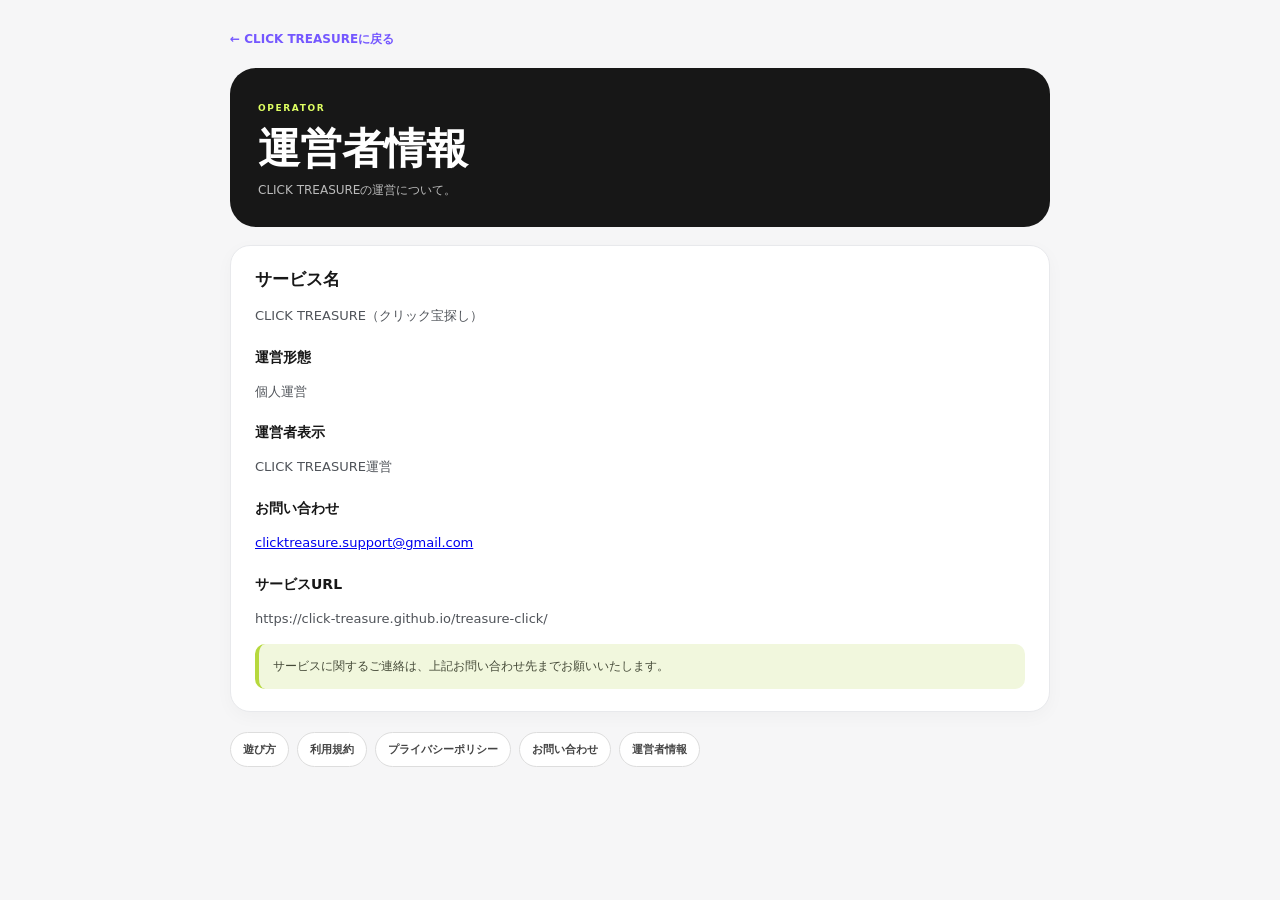
<file: operator.html>
<!doctype html><html lang="ja"><head><meta charset="utf-8"><meta name="viewport" content="width=device-width,initial-scale=1"><title>運営者情報 | CLICK TREASURE</title><link rel="stylesheet" href="public-pages.css?v=60"></head><body class="info-page"><main class="info-shell"><a class="info-back" href="index.html">← CLICK TREASUREに戻る</a><header class="info-hero"><span>OPERATOR</span><h1>運営者情報</h1><p>CLICK TREASUREの運営について。</p></header>
<section class="info-card"><h2>サービス名</h2><p>CLICK TREASURE（クリック宝探し）</p>
<h3>運営形態</h3><p>個人運営</p>
<h3>運営者表示</h3><p>CLICK TREASURE運営</p>
<h3>お問い合わせ</h3><p><a href="mailto:clicktreasure.support@gmail.com">clicktreasure.support@gmail.com</a></p>
<h3>サービスURL</h3><p>https://click-treasure.github.io/treasure-click/</p>
<div class="info-note">サービスに関するご連絡は、上記お問い合わせ先までお願いいたします。</div></section>
<div class="info-links"><a href="howto.html">遊び方</a><a href="terms.html">利用規約</a><a href="privacy.html">プライバシーポリシー</a><a href="contact.html">お問い合わせ</a><a href="operator.html">運営者情報</a></div></main></body></html>
</file>
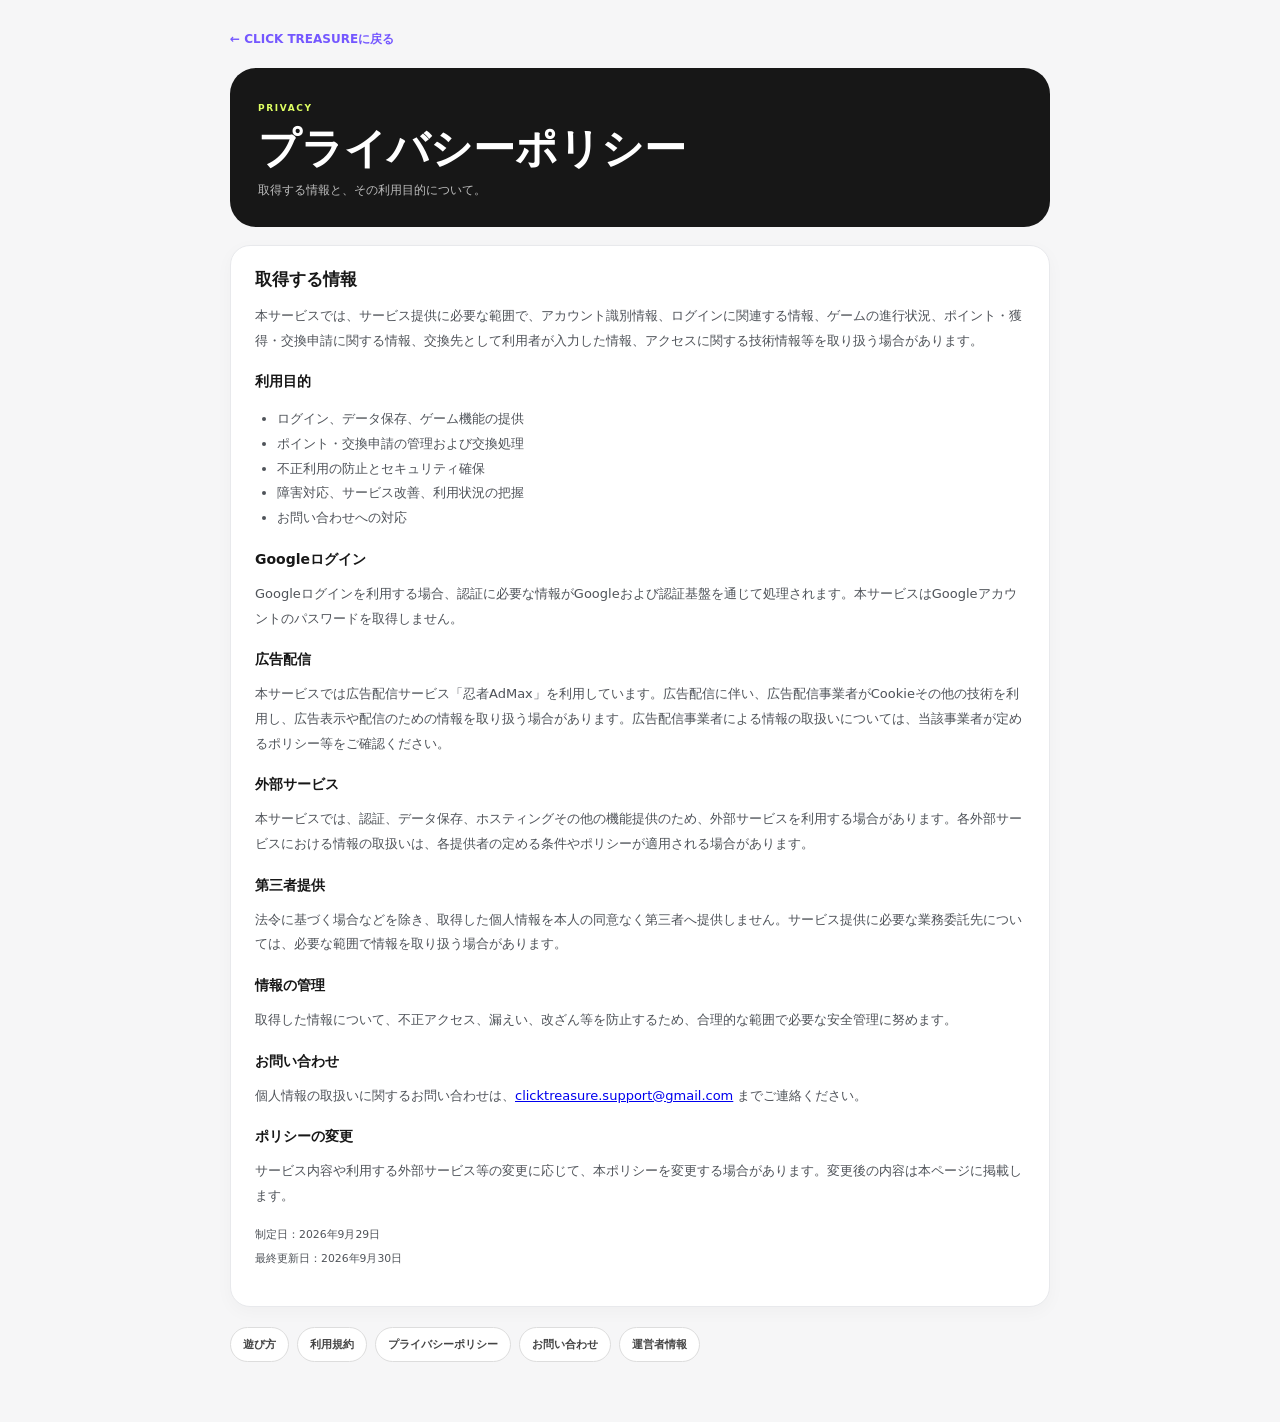
<file: privacy.html>
<!doctype html><html lang="ja"><head><meta charset="utf-8"><meta name="viewport" content="width=device-width,initial-scale=1"><title>プライバシーポリシー | CLICK TREASURE</title><link rel="stylesheet" href="public-pages.css?v=60"></head><body class="info-page"><main class="info-shell"><a class="info-back" href="index.html">← CLICK TREASUREに戻る</a><header class="info-hero"><span>PRIVACY</span><h1>プライバシーポリシー</h1><p>取得する情報と、その利用目的について。</p></header>
<section class="info-card"><h2>取得する情報</h2><p>本サービスでは、サービス提供に必要な範囲で、アカウント識別情報、ログインに関連する情報、ゲームの進行状況、ポイント・獲得・交換申請に関する情報、交換先として利用者が入力した情報、アクセスに関する技術情報等を取り扱う場合があります。</p>
<h3>利用目的</h3><ul><li>ログイン、データ保存、ゲーム機能の提供</li><li>ポイント・交換申請の管理および交換処理</li><li>不正利用の防止とセキュリティ確保</li><li>障害対応、サービス改善、利用状況の把握</li><li>お問い合わせへの対応</li></ul>
<h3>Googleログイン</h3><p>Googleログインを利用する場合、認証に必要な情報がGoogleおよび認証基盤を通じて処理されます。本サービスはGoogleアカウントのパスワードを取得しません。</p>
<h3>広告配信</h3><p>本サービスでは広告配信サービス「忍者AdMax」を利用しています。広告配信に伴い、広告配信事業者がCookieその他の技術を利用し、広告表示や配信のための情報を取り扱う場合があります。広告配信事業者による情報の取扱いについては、当該事業者が定めるポリシー等をご確認ください。</p>
<h3>外部サービス</h3><p>本サービスでは、認証、データ保存、ホスティングその他の機能提供のため、外部サービスを利用する場合があります。各外部サービスにおける情報の取扱いは、各提供者の定める条件やポリシーが適用される場合があります。</p>
<h3>第三者提供</h3><p>法令に基づく場合などを除き、取得した個人情報を本人の同意なく第三者へ提供しません。サービス提供に必要な業務委託先については、必要な範囲で情報を取り扱う場合があります。</p>
<h3>情報の管理</h3><p>取得した情報について、不正アクセス、漏えい、改ざん等を防止するため、合理的な範囲で必要な安全管理に努めます。</p>
<h3>お問い合わせ</h3><p>個人情報の取扱いに関するお問い合わせは、<a href="mailto:clicktreasure.support@gmail.com">clicktreasure.support@gmail.com</a> までご連絡ください。</p>
<h3>ポリシーの変更</h3><p>サービス内容や利用する外部サービス等の変更に応じて、本ポリシーを変更する場合があります。変更後の内容は本ページに掲載します。</p>
<p><small>制定日：2026年9月29日<br>最終更新日：2026年9月30日</small></p></section>
<div class="info-links"><a href="howto.html">遊び方</a><a href="terms.html">利用規約</a><a href="privacy.html">プライバシーポリシー</a><a href="contact.html">お問い合わせ</a><a href="operator.html">運営者情報</a></div></main></body></html>
</file>
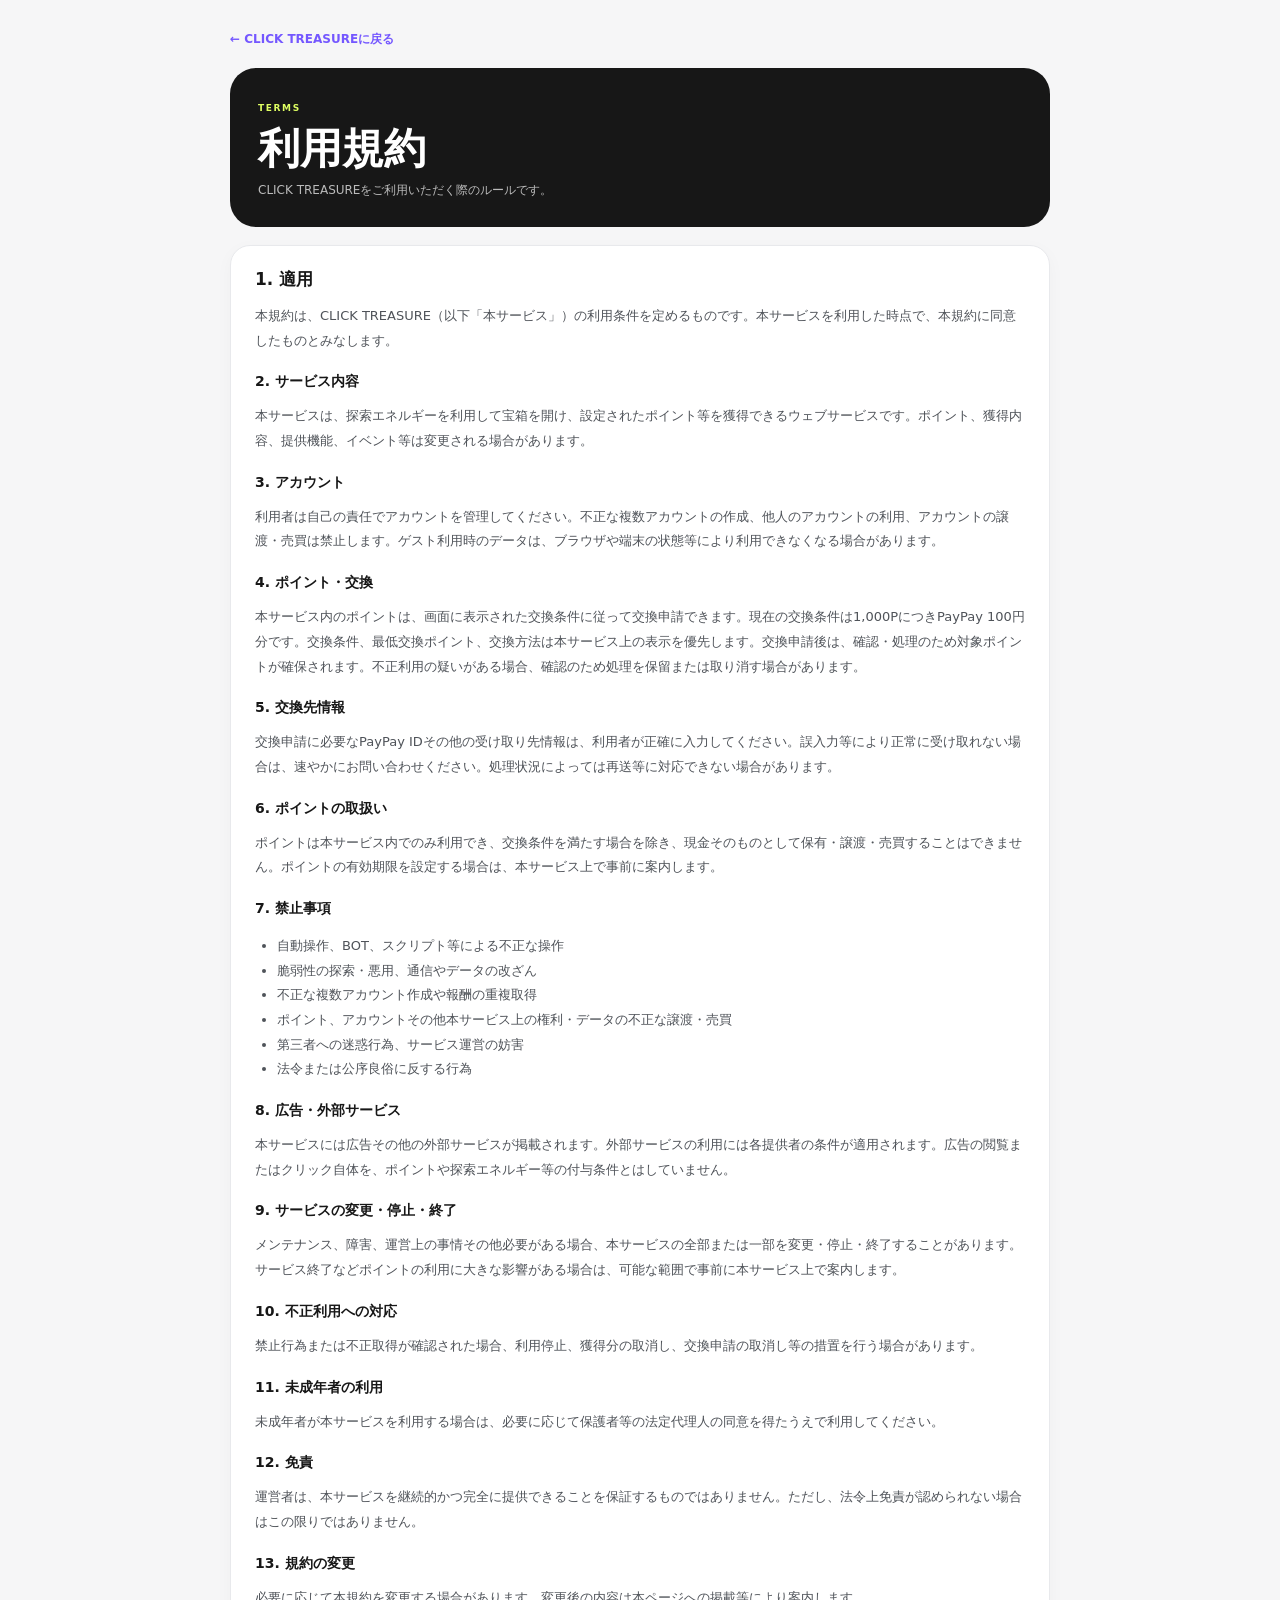
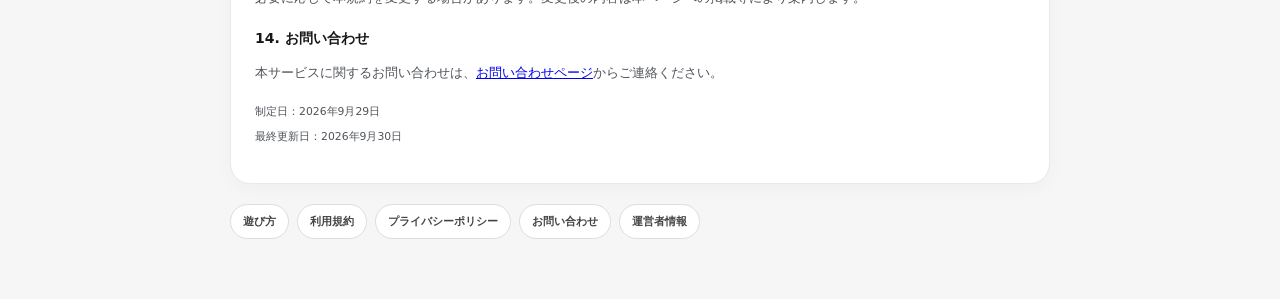
<file: terms.html>
<!doctype html><html lang="ja"><head><meta charset="utf-8"><meta name="viewport" content="width=device-width,initial-scale=1"><title>利用規約 | CLICK TREASURE</title><link rel="stylesheet" href="public-pages.css?v=60"></head><body class="info-page"><main class="info-shell"><a class="info-back" href="index.html">← CLICK TREASUREに戻る</a><header class="info-hero"><span>TERMS</span><h1>利用規約</h1><p>CLICK TREASUREをご利用いただく際のルールです。</p></header>
<section class="info-card"><h2>1. 適用</h2><p>本規約は、CLICK TREASURE（以下「本サービス」）の利用条件を定めるものです。本サービスを利用した時点で、本規約に同意したものとみなします。</p>
<h3>2. サービス内容</h3><p>本サービスは、探索エネルギーを利用して宝箱を開け、設定されたポイント等を獲得できるウェブサービスです。ポイント、獲得内容、提供機能、イベント等は変更される場合があります。</p>
<h3>3. アカウント</h3><p>利用者は自己の責任でアカウントを管理してください。不正な複数アカウントの作成、他人のアカウントの利用、アカウントの譲渡・売買は禁止します。ゲスト利用時のデータは、ブラウザや端末の状態等により利用できなくなる場合があります。</p>
<h3>4. ポイント・交換</h3><p>本サービス内のポイントは、画面に表示された交換条件に従って交換申請できます。現在の交換条件は1,000PにつきPayPay 100円分です。交換条件、最低交換ポイント、交換方法は本サービス上の表示を優先します。交換申請後は、確認・処理のため対象ポイントが確保されます。不正利用の疑いがある場合、確認のため処理を保留または取り消す場合があります。</p>
<h3>5. 交換先情報</h3><p>交換申請に必要なPayPay IDその他の受け取り先情報は、利用者が正確に入力してください。誤入力等により正常に受け取れない場合は、速やかにお問い合わせください。処理状況によっては再送等に対応できない場合があります。</p>
<h3>6. ポイントの取扱い</h3><p>ポイントは本サービス内でのみ利用でき、交換条件を満たす場合を除き、現金そのものとして保有・譲渡・売買することはできません。ポイントの有効期限を設定する場合は、本サービス上で事前に案内します。</p>
<h3>7. 禁止事項</h3><ul><li>自動操作、BOT、スクリプト等による不正な操作</li><li>脆弱性の探索・悪用、通信やデータの改ざん</li><li>不正な複数アカウント作成や報酬の重複取得</li><li>ポイント、アカウントその他本サービス上の権利・データの不正な譲渡・売買</li><li>第三者への迷惑行為、サービス運営の妨害</li><li>法令または公序良俗に反する行為</li></ul>
<h3>8. 広告・外部サービス</h3><p>本サービスには広告その他の外部サービスが掲載されます。外部サービスの利用には各提供者の条件が適用されます。広告の閲覧またはクリック自体を、ポイントや探索エネルギー等の付与条件とはしていません。</p>
<h3>9. サービスの変更・停止・終了</h3><p>メンテナンス、障害、運営上の事情その他必要がある場合、本サービスの全部または一部を変更・停止・終了することがあります。サービス終了などポイントの利用に大きな影響がある場合は、可能な範囲で事前に本サービス上で案内します。</p>
<h3>10. 不正利用への対応</h3><p>禁止行為または不正取得が確認された場合、利用停止、獲得分の取消し、交換申請の取消し等の措置を行う場合があります。</p>
<h3>11. 未成年者の利用</h3><p>未成年者が本サービスを利用する場合は、必要に応じて保護者等の法定代理人の同意を得たうえで利用してください。</p>
<h3>12. 免責</h3><p>運営者は、本サービスを継続的かつ完全に提供できることを保証するものではありません。ただし、法令上免責が認められない場合はこの限りではありません。</p>
<h3>13. 規約の変更</h3><p>必要に応じて本規約を変更する場合があります。変更後の内容は本ページへの掲載等により案内します。</p>
<h3>14. お問い合わせ</h3><p>本サービスに関するお問い合わせは、<a href="contact.html">お問い合わせページ</a>からご連絡ください。</p>
<p><small>制定日：2026年9月29日<br>最終更新日：2026年9月30日</small></p></section>
<div class="info-links"><a href="howto.html">遊び方</a><a href="terms.html">利用規約</a><a href="privacy.html">プライバシーポリシー</a><a href="contact.html">お問い合わせ</a><a href="operator.html">運営者情報</a></div></main></body></html>
</file>
<file: style.css>
*{box-sizing:border-box}body{margin:0;background:radial-gradient(circle at 50% -20%,#16465c,#061722 55%);color:#fff;font-family:system-ui,sans-serif}main{max-width:1050px;margin:auto;padding:25px}header{display:flex;justify-content:space-between;align-items:center;padding:15px 3px}header span,.head span{font-size:9px;letter-spacing:.17em;color:#68e8b3;font-weight:900}h1{margin:4px 0}header p{margin:0;font-size:11px;opacity:.55}.wallet,.identity,.stats,.history,#game{background:#0a2635;border:1px solid #ffffff17;border-radius:21px}.wallet{padding:11px 17px;text-align:right}.wallet small,.identity small,.stats small{display:block;font-size:8px;opacity:.5}.wallet b{font-size:23px;color:#ffe16c}.identity{display:grid;grid-template-columns:1fr 1fr auto;gap:12px;padding:13px;margin-bottom:10px}.identity>div,.stats>div{padding:4px 9px}.identity b{font-size:11px}.identity button,.history button,#close{border:0;border-radius:12px;padding:10px 15px;font-weight:900;cursor:pointer}.stats{display:grid;grid-template-columns:repeat(3,1fr);padding:13px;margin-bottom:10px}.ad{height:58px;border:1px dashed #ffffff25;border-radius:15px;display:flex;align-items:center;justify-content:center;gap:10px;font-size:9px;letter-spacing:.15em;opacity:.4;margin-bottom:10px}.ad span{letter-spacing:0}.error{padding:13px;background:#421923;color:#ffdce1;border-radius:14px;margin-bottom:10px;font-size:11px;word-break:break-all}#game{padding:19px}.head{display:flex;justify-content:space-between;align-items:center}.head h2{margin:3px 0 15px}.live{display:grid;grid-template-columns:auto auto;gap:2px 6px;align-items:center;font-size:10px}.live i{width:8px;height:8px;background:#6df0b0;border-radius:50%;box-shadow:0 0 10px #6df0b0}.live small{grid-column:2;opacity:.5}.sea{overflow:auto;background:radial-gradient(circle,#168399,#0b5269);border-radius:20px;padding:27px}#map{display:grid;grid-template-columns:repeat(10,1fr);gap:6px;min-width:480px;max-width:680px;margin:auto;padding:21px;border-radius:36% 43% 32% 40%;background:linear-gradient(145deg,#78ca70,#3d8e51)}.cell{aspect-ratio:1;border:0;border-radius:50%;background:#ead58a;box-shadow:inset 0 -3px #0002;cursor:pointer}.cell:hover:not(:disabled){transform:scale(1.12)}.cell.opened{background:#62503d;cursor:default}.cell.mine{animation:ping .7s}@keyframes ping{from{box-shadow:0 0 0 0 #6de7ff}to{box-shadow:0 0 0 17px transparent}}#message{text-align:center;margin-top:15px;min-height:23px;font-size:12px}.history{margin-top:10px;padding:15px}.historyHead{display:flex;justify-content:space-between;align-items:center}.history button{padding:7px 11px}#history{margin-top:10px;font-size:11px;opacity:.72}.row{display:flex;justify-content:space-between;padding:8px;border-top:1px solid #ffffff10}.row strong{color:#ffe16c}#overlay{position:fixed;inset:0;background:#03131bef;z-index:20;display:grid;place-items:center;overflow:hidden}#overlay[hidden]{display:none}.win{text-align:center;position:relative;z-index:2;animation:pop .4s cubic-bezier(.2,1.5,.5,1)}.win small{letter-spacing:.25em;color:#ffe66e}.win strong{display:block;font-size:clamp(75px,16vw,155px);text-shadow:0 0 35px #ffd94c88}.burst{position:absolute;width:65vmax;height:65vmax;border-radius:50%;background:repeating-conic-gradient(#ffe36e 0 5deg,transparent 5deg 14deg);opacity:.2;animation:spin 10s linear infinite}@keyframes spin{to{transform:rotate(360deg)}}@keyframes pop{from{transform:scale(.3);opacity:0}}@media(max-width:650px){main{padding:12px}.identity{grid-template-columns:1fr 1fr}.identity button{grid-column:1/-1}}
/* V26.2: force visible 10x10 cells */
#map{
  width:min(680px,100%);
  min-width:520px;
  grid-template-columns:repeat(10,minmax(42px,1fr));
  grid-auto-rows:minmax(42px,1fr);
}
.cell{
  display:block;
  width:100%;
  min-width:42px;
  min-height:42px;
  aspect-ratio:1 / 1;
  position:relative;
}
.cell:not(.opened)::after{
  content:"";
  position:absolute;
  width:22%;
  height:22%;
  border-radius:50%;
  left:39%;
  top:28%;
  background:rgba(255,255,255,.24);
}
.cell.opened::after{
  content:"";
  position:absolute;
  inset:27%;
  border-radius:50%;
  background:rgba(0,0,0,.16);
}
@media(max-width:650px){
  #map{min-width:460px;grid-template-columns:repeat(10,minmax(36px,1fr));grid-auto-rows:minmax(36px,1fr)}
  .cell{min-width:36px;min-height:36px}
}

#energyTimer{display:block;margin-top:3px;font-size:9px;font-style:normal;color:#72e8b4;opacity:.85}

.island-select{margin:18px auto;max-width:780px;text-align:center}
.island-select h2{margin-bottom:4px}.island-note{opacity:.72;margin-top:0}
.island-cards{display:grid;grid-template-columns:repeat(3,1fr);gap:12px;margin-top:14px}
.island-card{min-height:130px;border-radius:18px;padding:16px 10px;border:2px solid rgba(255,255,255,.16);cursor:pointer;display:flex;flex-direction:column;gap:7px;align-items:center;justify-content:center}
.island-card span{font-size:19px;font-weight:900}.island-card b{font-size:16px}.island-card small{opacity:.8}
.island-card:hover:not(:disabled){transform:translateY(-3px)}
.island-card.easy{background:rgba(61,190,110,.22)}.island-card.normal{background:rgba(230,190,45,.20)}.island-card.hard{background:rgba(225,75,75,.20)}
.island-bar{display:flex;align-items:center;justify-content:space-between;gap:12px;margin:0 auto 10px;max-width:760px}
#back{padding:8px 12px;border-radius:10px}#islandName{font-size:18px}
#map{max-height:58vh;overflow:auto}
@media(max-width:650px){.island-cards{grid-template-columns:1fr}.island-card{min-height:90px}}

.status-badge{font-style:normal;font-size:11px;opacity:.8;margin-top:3px}
.island-card.finished{filter:grayscale(.75);opacity:.55;cursor:not-allowed}
.island-state{font-size:12px;padding:5px 9px;border-radius:999px;background:rgba(70,210,130,.14)}
.island-state.finished{background:rgba(255,255,255,.1);opacity:.75}

.loading-islands{grid-column:1/-1;opacity:.7;padding:30px}

/* V30.1 debug cell numbers */
.island-tools{display:flex;align-items:center;gap:8px}
#debugNumbers{border:0;border-radius:10px;padding:7px 10px;font-size:11px;font-weight:800;cursor:pointer;background:#fff;color:#10222b}
#map.show-numbers .cell{font-size:12px;font-weight:900;color:#16242a;text-shadow:0 1px rgba(255,255,255,.35)}
#map.show-numbers .cell.opened{color:#f4e8d7}
#map.show-numbers .cell::after{display:none}
@media(max-width:650px){.island-bar{flex-wrap:wrap}.island-tools{margin-left:auto}#debugNumbers{font-size:10px;padding:6px 8px}#map.show-numbers .cell{font-size:10px}}


/* V36: digging feedback — visual only */
.cell{transition:transform .14s ease,filter .18s ease,box-shadow .18s ease}
.cell.digging{animation:v36dig .36s ease both;filter:brightness(1.12)}
.cell.dig-hit{animation:v36hit .72s cubic-bezier(.2,1.5,.4,1)}
.cell.dig-miss{animation:v36miss .48s ease}
@keyframes v36dig{
  0%{transform:translateY(0) rotate(0)}
  35%{transform:translateY(4px) rotate(-5deg) scale(.9)}
  70%{transform:translateY(-3px) rotate(4deg) scale(1.04)}
  100%{transform:translateY(0) rotate(0)}
}
@keyframes v36hit{
  0%{box-shadow:0 0 0 0 rgba(255,230,110,.95)}
  45%{transform:scale(1.2);filter:brightness(1.5)}
  100%{box-shadow:0 0 0 25px rgba(255,230,110,0);transform:scale(1)}
}
@keyframes v36miss{
  0%,100%{transform:translateX(0);filter:brightness(1)}
  25%{transform:translateX(-4px);filter:brightness(.75)}
  50%{transform:translateX(4px)}
  75%{transform:translateX(-2px)}
}
.dig-fx{
  position:fixed;z-index:40;pointer-events:none;
  transform:translate(-50%,-50%);
  font-weight:1000;white-space:nowrap;
  text-shadow:0 2px 10px rgba(0,0,0,.7);
  animation:v36float 1.05s ease-out forwards;
}
.dig-fx.hit{font-size:clamp(20px,3vw,34px);color:#ffe66e}
.dig-fx.miss{font-size:16px;color:#e9f0f3}
@keyframes v36float{
  0%{opacity:0;transform:translate(-50%,-20%) scale(.55)}
  18%{opacity:1;transform:translate(-50%,-70%) scale(1.12)}
  70%{opacity:1;transform:translate(-50%,-125%) scale(1)}
  100%{opacity:0;transform:translate(-50%,-165%) scale(.92)}
}
@media (prefers-reduced-motion:reduce){
 .cell.digging,.cell.dig-hit,.cell.dig-miss,.dig-fx{animation-duration:.01ms!important}
}

/* V36.4 tiered win effects */
.prize-overlay{position:fixed;inset:0;z-index:9999;pointer-events:none;display:flex;flex-direction:column;align-items:center;justify-content:center;text-align:center;animation:prizePop .8s ease both;text-shadow:0 4px 18px rgba(0,0,0,.55)}
.prize-overlay .prize-main,.prize-overlay .prize-kicker{font-weight:1000}
.prize-tier-small .prize-main{font-size:clamp(34px,7vw,72px)}
.prize-tier-big{background:radial-gradient(circle,rgba(255,255,255,.34),rgba(0,0,0,.10))}
.prize-tier-big .prize-kicker{font-size:clamp(24px,4vw,48px)}
.prize-tier-big .prize-main{font-size:clamp(70px,14vw,160px);animation:prizePulse .28s ease-in-out 3 alternate}
.prize-tier-mega{background:radial-gradient(circle,rgba(255,255,255,.52),rgba(0,0,0,.22))}
.prize-tier-mega .prize-kicker{font-size:clamp(36px,7vw,80px)}
.prize-tier-mega .prize-main{font-size:clamp(90px,17vw,210px);animation:prizePulse .20s ease-in-out 5 alternate}
.win-confetti-layer{position:fixed;inset:0;z-index:10000;pointer-events:none;overflow:hidden}
.win-confetti-layer i{position:absolute;top:-24px;width:10px;height:18px;border-radius:2px;background:#ffd54a;animation:confettiFall 1.45s ease-in forwards}
.win-confetti-layer i:nth-child(3n){background:#fff}.win-confetti-layer i:nth-child(3n+2){background:#62f0d0}
@keyframes prizePop{0%{opacity:0;transform:scale(.45)}18%{opacity:1;transform:scale(1.13)}35%{transform:scale(1)}82%{opacity:1}100%{opacity:0;transform:scale(1.04)}}
@keyframes prizePulse{from{transform:scale(.92)}to{transform:scale(1.08)}}
@keyframes confettiFall{to{transform:translate(var(--dx),110vh) rotate(720deg);opacity:.1}}

/* V36.5: restored ORIGINAL V3 jackpot visual */
/* V3: jackpot impact */
.jackpot-overlay{position:fixed;inset:0;z-index:10000;display:grid;place-items:center;background:rgba(0,0,0,.72);opacity:0;visibility:hidden;overflow:hidden}
.jackpot-overlay.show{visibility:visible;animation:overlayIn 2.15s ease both}
.jackpot-card{position:relative;z-index:2;text-align:center;background:#fff7c7;border:5px solid #171714;border-radius:30px;padding:24px 30px 20px;min-width:min(88vw,430px);box-shadow:0 0 0 8px #f0d94c,0 22px 70px rgba(0,0,0,.45);transform:scale(.1) rotate(-8deg)}
.show .jackpot-card{animation:jackpotPop 2.15s cubic-bezier(.2,1.35,.35,1) both}
.jackpot-label{font-size:clamp(25px,8vw,43px);font-weight:1000}.jackpot-caption{margin-top:8px;font-size:18px;font-weight:900;letter-spacing:.12em}
.jackpot-money{font-size:clamp(74px,24vw,140px);font-weight:1000;line-height:.95;letter-spacing:-.07em;text-shadow:4px 5px 0 #f0d94c}
.jackpot-money small{font-size:.35em;margin-left:10px;letter-spacing:0}.jackpot-bang{font-size:42px;font-weight:1000}
.jackpot-rays{position:absolute;width:140vmax;height:140vmax;background:repeating-conic-gradient(from 0deg,rgba(255,224,65,.9) 0deg 8deg,rgba(255,255,255,.1) 8deg 16deg);animation:spin 7s linear infinite}
@keyframes spin{to{transform:rotate(360deg)}}@keyframes overlayIn{0%{opacity:0}10%,82%{opacity:1}100%{opacity:0}}
@keyframes jackpotPop{0%{transform:scale(.08) rotate(-10deg)}16%{transform:scale(1.18) rotate(3deg)}25%{transform:scale(.96)}35%,75%{transform:scale(1)}100%{transform:scale(1.12)}}

/* V3: islands change shape each shuffle */
.map-island{position:relative;transition:clip-path .45s ease,border-radius .45s ease,transform .3s ease}
.map-island.shape0{clip-path:polygon(7% 18%,26% 4%,52% 8%,76% 2%,96% 24%,91% 50%,98% 76%,73% 96%,45% 91%,20% 98%,3% 74%,9% 49%)}
.map-island.shape1{clip-path:polygon(16% 5%,44% 2%,62% 14%,88% 9%,98% 37%,87% 58%,94% 86%,66% 96%,42% 88%,14% 96%,3% 68%,10% 43%,2% 22%)}
.map-island.shape2{clip-path:polygon(4% 28%,20% 6%,47% 12%,67% 2%,91% 17%,96% 43%,84% 62%,98% 84%,71% 97%,49% 88%,23% 98%,8% 77%,15% 55%)}
.map-island.shape3{clip-path:polygon(11% 9%,35% 2%,54% 16%,78% 5%,97% 27%,88% 48%,97% 70%,80% 94%,55% 88%,33% 99%,7% 84%,14% 60%,2% 38%)}
.map-island .tile.hidden-land{visibility:hidden;pointer-events:none}

#fx{position:fixed;inset:0;pointer-events:none;z-index:10001;overflow:hidden}
.old-confetti{position:absolute;top:-30px;font-size:24px;animation:oldFall 1.8s linear forwards}
@keyframes oldFall{to{transform:translateY(110vh) rotate(720deg)}}

/* V37 — rewards-app inspired home */
:root{--ink:#171717;--muted:#777b82;--line:#e8e9ec;--paper:#f6f6f7;--card:#fff;--lime:#dfff62;--green:#1f8b55;--purple:#7457ff}
body{background:var(--paper);color:var(--ink)}
main{max-width:980px;padding:20px 22px 50px}
.account-panel{max-width:980px;margin:14px auto 0;padding:10px 22px;display:flex;align-items:center;justify-content:space-between;gap:12px;color:var(--ink)}
.account-copy{display:flex;align-items:center;gap:10px}.account-copy .eyebrow{font-size:10px;letter-spacing:.14em;color:#999}.account-copy b{font-size:12px}
.google-btn{border:1px solid #ddd;background:#fff;color:#222;border-radius:999px;padding:9px 14px;font-weight:800;cursor:pointer;box-shadow:0 2px 8px #00000008}
.app-header{padding:12px 2px 20px}.app-header h1{font-size:30px;letter-spacing:-.04em;margin:2px 0}.app-header p{color:var(--muted);font-size:13px}.brand-kicker{color:var(--purple)!important;font-size:10px!important}.avatar{width:48px;height:48px;border-radius:50%;display:grid;place-items:center;background:#e7ffd0;font-size:24px}
.home-dashboard{display:block}.balance-card{background:#171717;color:#fff;border-radius:26px;padding:24px 26px;box-shadow:0 12px 30px #00000012}.balance-top,.balance-foot{display:flex;align-items:center;justify-content:space-between;gap:12px}.balance-top{font-size:12px;color:#c9c9c9}.safe-badge{font-size:10px;color:#cfff92}.balance-value{display:flex;align-items:baseline;gap:8px;margin:12px 0}.balance-value b{font-size:clamp(46px,8vw,72px);line-height:1;letter-spacing:-.06em}.balance-value small{color:#aaa;font-weight:700}.redeem-track{height:10px;background:#333;border-radius:999px;overflow:hidden;margin:18px 0 10px}.redeem-track i{display:block;height:100%;width:0;background:var(--lime);border-radius:inherit;transition:width .35s ease}.balance-foot span{font-size:12px;color:#d5d5d5}.redeem-btn{border:0;border-radius:999px;background:var(--lime);color:#171717;padding:9px 15px;font-weight:900;opacity:.45}
.quick-stats{display:grid;grid-template-columns:1.35fr 1fr 1fr;gap:12px;margin:14px 0}.quick-card{background:#fff;border:1px solid var(--line);border-radius:20px;padding:16px;display:flex;gap:12px;align-items:center}.quick-icon{width:42px;height:42px;flex:0 0 42px;border-radius:14px;background:#f1f1f3;display:grid;place-items:center;font-size:20px}.energy-card .quick-icon{background:#fff2b9}.quick-card small,.quick-card em{display:block;color:var(--muted);font-size:10px;font-style:normal}.quick-card b{display:block;font-size:18px;margin:2px 0}.quick-card #energyTimer{color:#887000;opacity:1}
.island-select{max-width:none;text-align:left;margin:30px 0 18px}.section-title{display:flex;justify-content:space-between;align-items:end;margin-bottom:12px}.section-title span{font-size:10px;font-weight:900;color:var(--purple);letter-spacing:.14em}.section-title h2{font-size:22px;margin:2px 0}.section-title p{font-size:11px;color:var(--muted);margin:0}.island-cards{gap:14px;margin-top:0}.island-card{position:relative;min-height:175px;align-items:flex-start;justify-content:flex-end;text-align:left;border:0;border-radius:24px;padding:20px;color:#171717;overflow:hidden;box-shadow:inset 0 0 0 1px #00000008}.island-card::before{font-size:46px;position:absolute;right:18px;top:15px}.island-card.easy{background:#dff7d6}.island-card.easy::before{content:'🌴'}.island-card.normal{background:#fff0b9}.island-card.normal::before{content:'🏝️'}.island-card.hard{background:#f6d7d8}.island-card.hard::before{content:'🌋'}.island-card span{font-size:13px;opacity:.7}.island-card b{font-size:21px}.island-card small{font-size:11px;color:#555}.status-badge{color:#555}.loading-islands{color:#777;text-align:center}
.home-menu{display:grid;grid-template-columns:1fr 1fr;gap:12px;margin:20px 0}.menu-card{background:#fff;border:1px solid var(--line);border-radius:20px;padding:16px;display:flex;align-items:center;gap:12px}.menu-card>span{font-size:25px}.menu-card b,.menu-card small{display:block}.menu-card small{color:var(--muted);font-size:10px;margin-top:2px}.menu-card i{margin-left:auto;font-style:normal;font-size:9px;background:#eee;border-radius:999px;padding:5px 8px;color:#777}.dev-identity{background:#fff;border-color:var(--line);color:#777;margin:0 0 10px}.ad{color:#777;border-color:#ccc}.home-history{background:#fff;border-color:var(--line);color:#171717}.home-history #history{opacity:1;color:#666}.home-history .row{border-color:#eee}.home-history .row strong{color:#1f8b55}.home-history button{background:#f1f1f3;color:#222}
/* Keep the actual treasure island dark/game-like */
#game{color:#fff;background:#0a2635;border-color:#ffffff17}.sea{color:#fff}#message{color:#fff}
@media(max-width:650px){main{padding:12px 12px 40px}.account-panel{padding:9px 14px}.app-header h1{font-size:26px}.balance-card{padding:21px 19px;border-radius:22px}.quick-stats{grid-template-columns:1fr 1fr}.quick-stats .energy-card{grid-column:1/-1}.island-cards{grid-template-columns:1fr}.island-card{min-height:125px}.home-menu{grid-template-columns:1fr}.section-title{align-items:flex-start;flex-direction:column;gap:4px}.dev-identity{grid-template-columns:1fr 1fr}}

/* V40 — approved image-based 3D chest board */
#game{background:#f7f4ee!important;color:#171717!important;border-radius:28px!important;padding:18px!important}
#game .head{background:transparent!important;color:#171717!important;padding:0 4px 14px!important}
#game .head>div:first-child span{display:none!important}
#game .head h2{font-size:22px!important;color:#171717!important;margin:0!important}
#game .live{background:#fff!important;border:1px solid #e6dfd5!important;color:#171717!important;border-radius:18px!important}
#game .sea{background:#fffaf2!important;border:1px solid #eadfce!important;border-radius:26px!important;padding:18px!important;box-shadow:0 12px 34px rgba(72,53,29,.07)!important}
#game .island-bar{background:transparent!important;border:0!important;color:#171717!important;padding:0 0 18px!important}
#game .island-bar button{background:#fff!important;color:#171717!important;border:1px solid #ddd4c7!important;border-radius:14px!important;padding:10px 16px!important}
#game .island-bar strong{color:#171717!important;font-size:22px!important}
#game .island-state{background:#edf8ef!important;color:#419b60!important}
#game #map{
 display:grid!important;
 grid-template-columns:repeat(6,minmax(105px,1fr))!important;
 gap:18px!important;
 max-width:900px!important;
 margin:0 auto!important;
 padding:26px!important;
 background:#fff8ed!important;
 border:1px solid #eee1cf!important;
 border-radius:24px!important;
 overflow:visible!important;
}
#game .cell.chest{
 position:relative!important;width:100%!important;height:auto!important;aspect-ratio:1/1!important;
 margin:0!important;padding:0!important;border:0!important;background:transparent!important;
 box-shadow:none!important;border-radius:18px!important;overflow:visible!important;opacity:1!important;
 cursor:pointer!important;transition:transform .16s ease,filter .16s ease!important;
}
#game .cell.chest:hover:not(:disabled){transform:translateY(-5px) scale(1.045)!important;filter:brightness(1.04)}
#game .cell.chest img{width:100%!important;height:100%!important;object-fit:contain!important;display:block!important;filter:drop-shadow(0 8px 7px rgba(70,42,17,.20));transition:transform .2s ease,filter .2s ease,opacity .2s ease}
#game .cell.chest.opened img{opacity:.62;filter:saturate(.72) drop-shadow(0 4px 4px rgba(70,42,17,.12))}
#game .cell.chest.opened:after{content:"✓";display:grid!important;place-items:center;position:absolute;right:5%;top:5%;width:27px;height:27px;border-radius:50%;background:#fff;color:#777;font-weight:900;box-shadow:0 2px 8px rgba(0,0,0,.14)}
#game .cell.chest img.opening{animation:v40ChestOpen .42s ease both}
#game .cell.chest img.revealed{animation:v40RewardPop .42s cubic-bezier(.2,.9,.25,1.35) both;opacity:1!important;filter:drop-shadow(0 9px 8px rgba(70,42,17,.22))}
.chest-no{position:absolute;right:4px;bottom:1px;background:#fff;color:#766a5c;border-radius:8px;padding:2px 6px;font-size:10px;box-shadow:0 2px 5px rgba(0,0,0,.08)}
@keyframes v40ChestOpen{0%{transform:translateY(0) rotate(0)}35%{transform:translateY(-12px) rotate(-3deg)}65%{transform:translateY(-8px) rotate(3deg)}100%{transform:scale(.92)}}
@keyframes v40RewardPop{0%{transform:scale(.72);opacity:.2}75%{transform:scale(1.1);opacity:1}100%{transform:scale(1)}}
#game #message{color:#6e6255!important;background:transparent!important;padding:14px 4px 0!important}
@media(max-width:760px){
 #game{padding:10px!important}
 #game .sea{padding:10px!important}
 #game #map{grid-template-columns:repeat(3,minmax(82px,1fr))!important;gap:12px!important;padding:14px!important}
 #game .island-bar{gap:8px!important}
 #game .island-bar strong{font-size:18px!important}
}

/* V41 spacing refinement */
#game #map{gap:30px 24px!important;padding:34px 30px!important;max-width:960px!important}
#game .cell.chest{min-width:0!important}
@media(max-width:760px){
 #game #map{gap:22px 15px!important;padding:20px 14px!important}
}

/* V41 500-yen blackout jackpot */
.v41-jackpot[hidden]{display:none!important}
.v41-jackpot{position:fixed;inset:0;z-index:99999;display:grid;place-items:center;overflow:hidden;pointer-events:none}
.v41-blackout{position:absolute;inset:0;background:#000;opacity:1}
.v41-goldburst{position:absolute;inset:-30%;opacity:0;transform:scale(.25);background:
 repeating-conic-gradient(from 0deg,rgba(255,205,54,.98) 0 4deg,transparent 4deg 11deg);
 filter:blur(1px)}
.v41-jackpot-content{position:relative;z-index:3;text-align:center;opacity:0;transform:scale(.35);filter:drop-shadow(0 8px 18px #000)}
.v41-jackpot-kicker{font-size:clamp(42px,8vw,100px);font-weight:1000;letter-spacing:.08em;color:#fff0a2;text-shadow:0 0 8px #fff,0 0 24px #ffb000,0 0 60px #ff6a00}
.v41-jackpot-money{font-size:clamp(78px,16vw,190px);line-height:.9;font-weight:1000;color:#ffd43b;text-shadow:0 5px 0 #a95900,0 0 20px #fff1a0,0 0 65px #ff9d00}
.v41-jackpot-money small{font-size:.28em;margin-left:.12em;color:#fff0a2}
.v41-jackpot-sub{margin-top:18px;color:#fff;font-size:clamp(16px,2.5vw,28px);font-weight:900;letter-spacing:.22em}
.v41-jackpot.reveal .v41-blackout{animation:v41Black .55s ease forwards}
.v41-jackpot.reveal .v41-goldburst{animation:v41Burst .75s cubic-bezier(.16,.8,.25,1) forwards}
.v41-jackpot.reveal .v41-jackpot-content{animation:v41Title .62s cubic-bezier(.15,.9,.22,1.3) forwards}
.v41-coins{position:absolute;left:50%;top:50%;z-index:4}
.v41-coins i{position:absolute;font-style:normal;color:#ffd23f;font-size:22px;opacity:0;text-shadow:0 2px 0 #9b5c00}
.v41-jackpot.reveal .v41-coins i{animation:v41Coin 1.55s var(--d) cubic-bezier(.15,.7,.2,1) forwards}
.v41-jackpot.finish{animation:v41Fade .5s ease forwards}
@keyframes v41Black{0%{background:#000}35%{background:#000}100%{background:radial-gradient(circle,#7b4300,#120800 72%,#000)}}
@keyframes v41Burst{0%{opacity:0;transform:scale(.15) rotate(0)}35%{opacity:1}100%{opacity:.7;transform:scale(1) rotate(15deg)}}
@keyframes v41Title{0%{opacity:0;transform:scale(.28)}55%{opacity:1;transform:scale(1.18)}100%{opacity:1;transform:scale(1)}}
@keyframes v41Coin{0%{opacity:0;transform:translate(0,0) scale(.2) rotate(0)}15%{opacity:1}100%{opacity:0;transform:translate(var(--x),70vh) scale(1.25) rotate(var(--r))}}
@keyframes v41Fade{to{opacity:0}}

/* Developer prize tester */
.dev-prize-tester{position:fixed;right:14px;bottom:14px;z-index:100000;font-family:inherit}
.dev-toggle{border:0;border-radius:999px;padding:10px 14px;background:#202020;color:#fff;font-weight:800;box-shadow:0 5px 18px #0003;cursor:pointer}
.dev-buttons{margin-top:8px;padding:10px;background:#fff;border:1px solid #ddd;border-radius:16px;box-shadow:0 8px 28px #0003;display:grid;grid-template-columns:repeat(2,1fr);gap:7px;min-width:190px}
.dev-buttons[hidden]{display:none!important}
.dev-buttons button{border:0;border-radius:10px;padding:10px 8px;background:#f4efe6;font-weight:900;cursor:pointer}
.dev-buttons button[data-test-prize="500"]{background:#202020;color:#ffd54a}
.dev-buttons small{grid-column:1/-1;font-size:10px;line-height:1.35;color:#777}

/* V42 - hard-cut puchun jackpot */
.v42-whiteflash{position:absolute;inset:0;z-index:20;background:#fff;opacity:0;pointer-events:none}
.v42-golddot{position:absolute;left:50%;top:50%;z-index:21;width:5px;height:5px;border-radius:50%;background:#ffe47a;opacity:0;transform:translate(-50%,-50%) scale(.2);box-shadow:0 0 8px #fff,0 0 22px #ffc400}
.v41-jackpot:not(.v42-cut) .v42-whiteflash{animation:v42PreFlash .12s linear forwards}
.v41-jackpot.v42-cut .v41-blackout{background:#000!important;opacity:1!important;animation:none!important}
.v41-jackpot.v42-cut .v41-goldburst,
.v41-jackpot.v42-cut .v41-jackpot-content,
.v41-jackpot.v42-cut .v41-coins{opacity:0}
.v41-jackpot.v42-dot .v42-golddot{animation:v42Dot .6s ease-out forwards}
.v41-jackpot.reveal .v42-golddot{opacity:0!important}
.v41-jackpot.reveal .v41-blackout{animation:v42BlackReveal .28s linear forwards!important}
.v41-jackpot.reveal .v41-goldburst{animation:v41Burst .6s cubic-bezier(.1,.85,.2,1) forwards!important}
.v41-jackpot.reveal .v41-jackpot-content{animation:v42Title .72s cubic-bezier(.08,.9,.18,1.28) forwards!important}
.v41-jackpot-money{white-space:nowrap;line-height:.78!important}
.v41-jackpot-money strong{display:inline-block;font-size:clamp(150px,29vw,390px);font-weight:1000;letter-spacing:-.07em}
.v41-jackpot-money small{font-size:clamp(38px,7vw,92px)!important;margin-left:.12em}
.v41-jackpot-money em{display:block;margin-top:.2em;font-size:clamp(34px,6vw,78px);font-style:normal;letter-spacing:.08em;color:#fff5b8;text-shadow:0 0 12px #fff,0 0 35px #ff9d00}
@keyframes v42PreFlash{0%{opacity:0}45%{opacity:1}100%{opacity:1}}
@keyframes v42Dot{0%{opacity:0;transform:translate(-50%,-50%) scale(.2)}35%{opacity:1}100%{opacity:1;transform:translate(-50%,-50%) scale(3.2);box-shadow:0 0 20px #fff,0 0 90px #ffc400}}
@keyframes v42BlackReveal{0%{background:#000}100%{background:radial-gradient(circle,#8d4c00,#160900 70%,#000)}}
@keyframes v42Title{0%{opacity:0;transform:scale(.16)}45%{opacity:1;transform:scale(1.24)}70%{transform:scale(.94)}100%{opacity:1;transform:scale(1)}}


/* V43 — 500-yen gemstone omen */
.v43-gem-omen{position:fixed;z-index:100002;pointer-events:none;transform:translate(-50%,-50%);width:150px;height:150px;display:grid;place-items:center}
.v43-gem{position:relative;z-index:2;font-size:clamp(58px,9vw,92px);line-height:1;color:#74ecff;transform:scale(.18) rotate(45deg);text-shadow:0 0 7px #fff,0 0 18px #54e8ff,0 0 45px #168cff;animation:v43GemPop .62s cubic-bezier(.12,1.15,.25,1) forwards}
.v43-gem-omen i{position:absolute;width:24px;height:24px;border:3px solid #dfffff;border-radius:50%;opacity:0;box-shadow:0 0 20px #5eeaff;animation:v43GemRing .7s .08s ease-out forwards}
.v43-gem-omen b{position:absolute;top:-8px;right:2px;color:#fff;font-size:28px;opacity:0;text-shadow:0 2px 8px #000,0 0 12px #4eeaff;animation:v43GemMark .35s .28s ease forwards}
.v43-gem-omen.charge .v43-gem{filter:brightness(1.45);text-shadow:0 0 10px #fff,0 0 28px #65f4ff,0 0 70px #1594ff}
@keyframes v43GemPop{0%{opacity:0;transform:translateY(22px) scale(.18) rotate(45deg)}45%{opacity:1;transform:translateY(-18px) scale(1.22) rotate(45deg)}72%{transform:translateY(-25px) scale(.94) rotate(45deg)}100%{opacity:1;transform:translateY(-30px) scale(1.04) rotate(45deg)}}
@keyframes v43GemRing{0%{opacity:.9;transform:scale(.2)}100%{opacity:0;transform:scale(5)}}
@keyframes v43GemMark{to{opacity:1;transform:translateY(-7px) rotate(8deg)}}


/* V46 — 100 yen redemption request */
.redeem-btn{cursor:pointer;transition:transform .15s ease,opacity .15s ease}.redeem-btn:not(:disabled){opacity:1}.redeem-btn:not(:disabled):hover{transform:translateY(-1px)}
.redeem-modal{position:fixed;inset:0;z-index:200000;background:rgba(0,0,0,.58);display:grid;place-items:center;padding:18px}.redeem-modal[hidden]{display:none!important}
.redeem-dialog{position:relative;width:min(92vw,460px);background:#fff;color:#171717;border-radius:26px;padding:28px;box-shadow:0 24px 80px #0006}.redeem-x{position:absolute;right:16px;top:14px;border:0;background:#f1f1f3;border-radius:50%;width:36px;height:36px;font-size:22px;cursor:pointer}.redeem-eyebrow{font-size:10px;letter-spacing:.15em;color:#7457ff;font-weight:900}.redeem-dialog h2{margin:5px 0 8px}.redeem-dialog p{font-size:13px;line-height:1.65;color:#666}.redeem-dialog label{display:block;font-size:12px;font-weight:900;margin-top:18px}.redeem-dialog input{display:block;width:100%;margin-top:7px;padding:13px 14px;border:1px solid #ddd;border-radius:14px;font:inherit}.redeem-dialog small{display:block;color:#888;margin:10px 0 16px}.redeem-submit{width:100%;border:0;border-radius:999px;background:#171717;color:#fff;padding:14px;font-weight:900;cursor:pointer}.redeem-submit:disabled{opacity:.45;cursor:wait}


/* V51 — redemption history */
.redeem-history-head{display:flex;align-items:center;justify-content:space-between;margin-top:22px;padding-top:18px;border-top:1px solid #eee}
.redeem-history-head b{font-size:14px}.redeem-history-head button{border:0;background:#f1f1f3;border-radius:999px;padding:7px 11px;font-weight:800;cursor:pointer}
.redeem-history{margin-top:9px;max-height:245px;overflow:auto;display:grid;gap:8px}
.redeem-history-row{border:1px solid #e8e8ea;border-radius:15px;padding:11px 12px;background:#fafafa}
.redeem-history-row>div{display:flex;align-items:center;justify-content:space-between;gap:10px}.redeem-history-row b{font-size:16px}.redeem-history-row span{font-size:10px;font-weight:900;padding:5px 8px;border-radius:999px}
.redeem-history-row small{margin:4px 0 0!important;color:#777!important}.redeem-history-row.is-paid span{background:#e8f7ed;color:#23864b}.redeem-history-row.is-pending span{background:#fff3cd;color:#8a6d00}.redeem-history-row .paid-at{color:#23864b!important;font-weight:800}.redeem-history-empty,.redeem-history-error{padding:18px;text-align:center;color:#888;font-size:12px}


/* V52 — permanent home redemption history + admin shortcut */
.redemption-home{background:#fff;color:#171717;border-color:#e8e9ec;margin-top:12px}
.redemption-home .historyHead{padding-bottom:6px}
.redemption-home .historyHead button{background:#f1f1f3;color:#171717;border:0;border-radius:999px;font-weight:800;cursor:pointer}
.redeem-history-home{max-height:none;overflow:visible;margin-top:8px}
.redeem-history-home .redeem-history-row{background:#fafafa;border-color:#e8e8ea}
.admin-shortcut{margin-left:auto;margin-right:8px;text-decoration:none;border:1px solid #ddd;background:#171717;color:#fff;border-radius:999px;padding:9px 14px;font-size:12px;font-weight:900;box-shadow:0 2px 8px #00000010}
@media(max-width:650px){.account-panel{flex-wrap:wrap}.admin-shortcut{margin-left:0}}


/* V53 — win history and redemption history side by side */
.history-grid-v53{display:grid;grid-template-columns:minmax(0,1fr) minmax(0,1fr);gap:14px;align-items:start;margin-top:10px}
.history-grid-v53 .home-history{margin-top:0;min-width:0;height:100%}
.history-grid-v53 .redemption-home{margin-top:0}
@media(max-width:760px){.history-grid-v53{grid-template-columns:1fr;gap:10px}}

/* V54 — redemption history loading/error states */
#redeemHistoryRefresh:disabled{opacity:.45;cursor:wait}
.redeem-history-error small{display:inline-block;margin:6px 0;color:#a14b4b!important;word-break:break-word}
.redeem-history-error button{margin-top:8px;border:0;border-radius:999px;padding:8px 12px;font-weight:800;cursor:pointer;background:#171717;color:#fff}

/* V55 admin shortcut */
.account-actions{display:flex;align-items:center;gap:8px;margin-left:auto}.admin-shortcut[hidden]{display:none!important}.admin-shortcut{margin:0;text-decoration:none;border:1px solid #ddd;background:#171717;color:#fff;border-radius:999px;padding:9px 14px;font-size:12px;font-weight:900;box-shadow:0 2px 8px #00000010;white-space:nowrap}@media(max-width:650px){.account-actions{width:100%;justify-content:flex-end}}
/* V55 — compact collapsible history UI */
.menu-card-button{width:100%;font:inherit;color:inherit;text-align:left;cursor:pointer}
.menu-card-button .menu-arrow{margin-left:auto;background:transparent!important;padding:0!important;font-size:12px!important;transition:transform .2s ease}
.menu-card-button.is-open{box-shadow:0 0 0 2px rgba(116,87,255,.16);border-color:#cfc6ff}
.menu-card-button.is-open .menu-arrow{transform:rotate(180deg)}
#redeemMenuState{margin-left:auto}.menu-card-button #redeemMenuState+.menu-arrow{margin-left:0}
.compact-history-panel{background:#fff;border:1px solid var(--line);border-radius:20px;padding:16px;margin:-8px 0 20px;color:#171717}
.compact-history-panel[hidden]{display:none!important}
.compact-history-panel .historyHead{display:flex;align-items:center;justify-content:space-between}
.compact-history-panel .historyHead button{border:0;background:#f1f1f3;color:#222;border-radius:999px;padding:7px 11px;font-weight:800;cursor:pointer}
.compact-history-panel #history{margin-top:10px;opacity:1;color:#666;font-size:11px}
.compact-history-panel .row{border-color:#eee}.compact-history-panel .row strong{color:#1f8b55}
.compact-redeem-top{display:flex;align-items:center;justify-content:space-between;gap:14px;padding-bottom:14px;border-bottom:1px solid #eee}
.compact-redeem-top b,.compact-redeem-top small{display:block}.compact-redeem-top small{margin-top:3px;color:#777;font-size:10px}
.compact-redeem-btn{border:0;border-radius:999px;padding:9px 13px;background:#171717;color:#fff;font-weight:900;cursor:pointer;white-space:nowrap}
.compact-redeem-btn:disabled{background:#eee;color:#999;cursor:not-allowed}
.redeem-history-title{margin-top:14px}.redeem-history-home{max-height:245px;overflow:auto}
@media(max-width:650px){.compact-redeem-top{align-items:flex-start;flex-direction:column}.compact-redeem-btn{width:100%}}


/* V56.1 — visual polish: fixed valid CSS */
@media (min-width:761px){
  #game .sea{overflow-x:hidden!important;overflow-y:visible!important}
  #game #map{
    box-sizing:border-box!important;
    width:100%!important;
    min-width:0!important;
    max-width:100%!important;
    grid-template-columns:repeat(6,minmax(0,1fr))!important;
    gap:22px 14px!important;
    padding:28px 18px!important;
    overflow-x:hidden!important;
    overflow-y:auto!important;
  }
  #game .cell.chest{min-width:0!important;width:100%!important}
}
#wallet{display:inline-block;transform-origin:center;will-change:transform,filter}
#wallet.wallet-pop{animation:v561WalletPop .72s cubic-bezier(.2,1.45,.35,1)}
#wallet.wallet-pop-big{animation:v561WalletBig .88s cubic-bezier(.18,1.55,.3,1)}
@keyframes v561WalletPop{
  0%{transform:scale(1);filter:brightness(1)}
  32%{transform:scale(1.12);filter:brightness(1.45) drop-shadow(0 0 12px rgba(223,255,98,.55))}
  100%{transform:scale(1);filter:brightness(1)}
}
@keyframes v561WalletBig{
  0%{transform:scale(1);filter:brightness(1)}
  28%{transform:scale(1.18);filter:brightness(1.65) drop-shadow(0 0 18px rgba(223,255,98,.8))}
  55%{transform:scale(.98)}
  100%{transform:scale(1);filter:brightness(1)}
}
.compact-redeem-btn{background:var(--lime)!important;color:#171717!important;box-shadow:0 4px 12px rgba(0,0,0,.08)!important;transition:transform .15s ease,filter .15s ease}
.compact-redeem-btn:not(:disabled):hover{transform:translateY(-1px);filter:brightness(.98)}
.compact-redeem-btn:disabled{background:#eee!important;color:#999!important;box-shadow:none!important}
@media (prefers-reduced-motion:reduce){#wallet.wallet-pop,#wallet.wallet-pop-big{animation-duration:.01ms!important}}


/* V56.2 — visible wallet gain feedback */
.balance-card{position:relative;overflow:visible!important}
#wallet.wallet-pop{animation:v562WalletPop 1.05s cubic-bezier(.16,1.5,.3,1)!important}
#wallet.wallet-pop-big{animation:v562WalletBig 1.18s cubic-bezier(.14,1.6,.25,1)!important}
.balance-card.wallet-gain-card{animation:v562CardGlow 1.1s ease both}
.balance-card.wallet-gain-card-big{animation:v562CardGlowBig 1.2s ease both}
.wallet-gain-float{position:absolute;z-index:8;left:210px;top:54px;padding:7px 12px;border-radius:999px;background:var(--lime);color:#171717;font-size:18px;font-weight:1000;line-height:1;box-shadow:0 7px 22px rgba(0,0,0,.24);pointer-events:none;animation:v562GainFloat 1.35s cubic-bezier(.15,.9,.25,1) forwards}
.wallet-gain-float.big{font-size:22px;padding:9px 15px}
@keyframes v562WalletPop{0%{transform:scale(1)}20%{transform:scale(1.18)}38%{transform:scale(.98)}58%{transform:scale(1.08)}100%{transform:scale(1)}}
@keyframes v562WalletBig{0%{transform:scale(1)}18%{transform:scale(1.28)}36%{transform:scale(.96)}55%{transform:scale(1.13)}72%{transform:scale(1.03)}100%{transform:scale(1)}}
@keyframes v562GainFloat{0%{opacity:0;transform:translateY(18px) scale(.55)}18%{opacity:1;transform:translateY(0) scale(1.12)}62%{opacity:1;transform:translateY(-18px) scale(1)}100%{opacity:0;transform:translateY(-42px) scale(.92)}}
@keyframes v562CardGlow{0%,100%{box-shadow:0 12px 30px #00000012}22%{box-shadow:0 12px 38px rgba(199,255,45,.48),inset 0 0 0 2px rgba(223,255,98,.72)}}
@keyframes v562CardGlowBig{0%,100%{box-shadow:0 12px 30px #00000012}20%{box-shadow:0 12px 48px rgba(199,255,45,.7),inset 0 0 0 3px rgba(223,255,98,.95)}}
@media(max-width:650px){.wallet-gain-float{left:auto;right:18px;top:62px;font-size:16px}.wallet-gain-float.big{font-size:19px}}
@media(prefers-reduced-motion:reduce){.wallet-gain-float{animation-duration:.01ms!important}.balance-card.wallet-gain-card,.balance-card.wallet-gain-card-big{animation-duration:.01ms!important}}

/* V57 — daily login bonus */
.login-bonus-card{display:grid;grid-template-columns:1fr auto;gap:12px 18px;align-items:center;margin:18px 0 22px;padding:18px 20px;border:1px solid #e6e6e8;border-radius:22px;background:linear-gradient(135deg,#fff 0%,#fbfff0 100%);box-shadow:0 8px 24px #0000000a}
.login-bonus-copy span{display:block;font-size:10px;font-weight:1000;letter-spacing:.16em;color:#8b8b8f}.login-bonus-copy b{display:block;margin-top:3px;font-size:17px}.login-bonus-copy small{display:block;margin-top:5px;color:#777;font-weight:700}
.login-bonus-side{display:flex;align-items:center;gap:10px}.login-bonus-side strong{font-size:18px;white-space:nowrap}.login-bonus-side button{border:0;border-radius:999px;padding:10px 16px;background:var(--lime);color:#171717;font-weight:1000;cursor:pointer}.login-bonus-side button:disabled{background:#eee;color:#999;cursor:default}
.login-streak{grid-column:1/-1;display:grid;grid-template-columns:repeat(7,1fr);gap:7px}.login-streak i{display:grid;place-items:center;height:28px;border-radius:9px;background:#f1f1f3;color:#999;font-size:11px;font-style:normal;font-weight:1000}.login-streak i.done{background:#171717;color:#fff}.login-streak i.next{background:var(--lime);color:#171717;box-shadow:0 0 0 2px #17171712}
@media(max-width:650px){.login-bonus-card{grid-template-columns:1fr}.login-bonus-side{justify-content:space-between}.login-streak{grid-column:1}}

/* V57.1 — clearer login bonus feedback + energy recovery timer */
.login-bonus-card{position:relative;overflow:visible}
.login-bonus-card.login-bonus-claimed-pop{animation:v571BonusCard .9s ease both}
.energy-card.energy-bonus-pop{animation:v571EnergyCard .9s cubic-bezier(.18,1.35,.3,1) both}
#energy.energy-number-pop{display:inline-block;animation:v571EnergyNumber .75s cubic-bezier(.16,1.6,.3,1)}
.login-bonus-get-float{position:absolute;z-index:30;right:22px;top:50%;transform:translateY(-50%);padding:12px 18px;border-radius:999px;background:#171717;color:var(--lime);font-size:20px;font-weight:1000;box-shadow:0 12px 34px #0003;pointer-events:none;animation:v571BonusFloat 1.55s cubic-bezier(.16,1,.3,1) forwards}
@keyframes v571BonusCard{0%,100%{box-shadow:0 8px 24px #0000000a}25%{box-shadow:0 10px 38px rgba(199,255,45,.52),inset 0 0 0 2px rgba(199,255,45,.85)}}
@keyframes v571EnergyCard{0%,100%{transform:scale(1)}35%{transform:scale(1.035);box-shadow:0 10px 30px rgba(199,255,45,.38)}}
@keyframes v571EnergyNumber{0%{transform:scale(1)}35%{transform:scale(1.34)}60%{transform:scale(.96)}100%{transform:scale(1)}}
@keyframes v571BonusFloat{0%{opacity:0;transform:translateY(-25%) scale(.65)}18%{opacity:1;transform:translateY(-50%) scale(1.08)}68%{opacity:1;transform:translateY(-65%) scale(1)}100%{opacity:0;transform:translateY(-110%) scale(.92)}}
@media(max-width:650px){.login-bonus-get-float{right:12px;top:44%;font-size:16px;padding:10px 13px}}
@media(prefers-reduced-motion:reduce){.login-bonus-card.login-bonus-claimed-pop,.energy-card.energy-bonus-pop,#energy.energy-number-pop,.login-bonus-get-float{animation-duration:.01ms!important}}

/* V58 — daily missions */
.daily-missions-card{margin:14px 0 22px;padding:18px;background:#fff;border:1px solid var(--line);border-radius:22px;box-shadow:0 8px 24px rgba(20,20,30,.05)}
.daily-missions-head{display:flex;align-items:center;justify-content:space-between;gap:16px;margin-bottom:13px}.daily-missions-head div{display:grid;gap:2px}.daily-missions-head span{font-size:9px;font-weight:900;letter-spacing:.16em;color:#7457ff}.daily-missions-head b{font-size:15px}.daily-missions-head small{font-size:10px;color:#888}.daily-missions-head>strong{font-size:13px;background:#f1efff;color:#6248db;border-radius:999px;padding:7px 10px}
.daily-mission-list{display:grid;gap:9px}.daily-mission-row{display:grid;grid-template-columns:38px minmax(0,1fr) auto;align-items:center;gap:10px;padding:11px 12px;border:1px solid #eee;border-radius:15px;background:#fafafa}.daily-mission-row.done{background:#f8fff0;border-color:#dff1bd}.daily-mission-icon{display:grid;place-items:center;width:38px;height:38px;border-radius:12px;background:#fff;font-size:18px}.daily-mission-copy{min-width:0}.daily-mission-copy b,.daily-mission-copy small{display:block}.daily-mission-copy b{font-size:12px}.daily-mission-copy small{margin-top:3px;color:#777;font-size:10px}.daily-mission-progress{height:5px;background:#e9e9ec;border-radius:99px;overflow:hidden;margin-top:7px}.daily-mission-progress i{display:block;height:100%;background:var(--lime);border-radius:99px}.daily-mission-row button,.daily-all-clear button{border:0;border-radius:999px;padding:8px 11px;font-weight:900;font-size:10px;background:#171717;color:#fff;white-space:nowrap;cursor:pointer}.daily-mission-row button.ready,.daily-all-clear button.ready{background:var(--lime);color:#171717}.daily-mission-row button:disabled,.daily-all-clear button:disabled{background:#eee;color:#999;cursor:default}.daily-all-clear{display:flex;align-items:center;justify-content:space-between;gap:12px;margin-top:11px;padding:12px;border-radius:15px;background:#171717;color:#fff}.daily-all-clear b,.daily-all-clear small{display:block}.daily-all-clear b{font-size:12px}.daily-all-clear small{margin-top:2px;font-size:10px;color:#aaa}.daily-all-clear.claimed{background:#efffd2;color:#222}.daily-all-clear.claimed small{color:#657348}
@media(max-width:650px){.daily-mission-row{grid-template-columns:34px minmax(0,1fr) auto;padding:10px 9px}.daily-mission-icon{width:34px;height:34px}.daily-missions-card{padding:14px}.daily-mission-row button{padding:8px 9px}}

/* V76 — mobile treasure map only */
@media (max-width:760px){
  #game .sea{overflow-x:hidden!important}
  #game #map{
    box-sizing:border-box!important;
    width:100%!important;
    min-width:0!important;
    max-width:100%!important;
    grid-template-columns:repeat(3,minmax(0,1fr))!important;
    grid-auto-rows:auto!important;
    gap:12px 8px!important;
    padding:14px 8px!important;
    overflow:visible!important;
  }
  #game .cell.chest{
    box-sizing:border-box!important;
    width:100%!important;
    min-width:0!important;
    min-height:0!important;
    height:auto!important;
    aspect-ratio:1/1!important;
  }
  #game .cell.chest img{
    width:88%!important;
    height:88%!important;
    margin:6%!important;
    object-fit:contain!important;
  }
  #game .cell.chest.opened:after{
    width:22px!important;
    height:22px!important;
    font-size:12px!important;
  }
}


/* V77 — desktop treasure grid only */
@media (min-width:761px){
  #game #map{
    grid-template-columns:repeat(6,minmax(0,1fr))!important;
    grid-auto-rows:auto!important;
  }
  #game .cell.chest{
    width:100%!important;
    height:auto!important;
    aspect-ratio:1/1!important;
    min-width:0!important;
    min-height:0!important;
  }
  #game .cell.chest img{
    width:85%!important;
    height:85%!important;
    margin:7.5%!important;
    object-fit:contain!important;
  }
}


/* V78 — point offers placeholder */
.point-offers{margin:18px 0 22px;padding:18px;background:#fff;border:1px solid var(--line);border-radius:22px;box-shadow:0 8px 24px rgba(20,20,30,.05)}
.point-offers .section-title{margin-bottom:14px}
.offer-tabs{display:flex;gap:8px;overflow-x:auto;padding:2px 0 10px;scrollbar-width:none}.offer-tabs::-webkit-scrollbar{display:none}.offer-tab{flex:0 0 auto;border:1px solid #e8e8eb;background:#f7f7f8;color:#666;border-radius:999px;padding:9px 13px;font-size:11px;font-weight:900;cursor:pointer}.offer-tab.active{background:#171717;color:#fff;border-color:#171717}
.offer-list{display:grid;gap:10px}.offer-card{display:grid;grid-template-columns:48px minmax(0,1fr) auto;align-items:center;gap:12px;padding:13px;border:1px solid #ececef;border-radius:17px;background:#fafafa}.offer-card[hidden]{display:none!important}.offer-icon{display:grid;place-items:center;width:48px;height:48px;border-radius:15px;background:#fff;font-size:23px;box-shadow:0 3px 12px #0000000a}.offer-copy{min-width:0}.offer-meta{display:flex;align-items:center;gap:7px;margin-bottom:4px}.offer-meta span{font-size:9px;font-weight:1000;letter-spacing:.06em;color:#7457ff}.offer-meta em{font-style:normal;font-size:9px;font-weight:900;color:#777;background:#eee;border-radius:999px;padding:3px 6px}.offer-copy>b,.offer-copy>small{display:block}.offer-copy>b{font-size:13px}.offer-copy>small{margin-top:4px;color:#777;font-size:10px;line-height:1.5}.offer-card>strong{text-align:right;font-size:9px;line-height:1.2;letter-spacing:.08em;color:#aaa}.offer-note{display:flex;gap:10px;align-items:flex-start;margin-top:12px;padding:12px 13px;border-radius:15px;background:#f4f2ff}.offer-note>span{font-size:17px}.offer-note p{margin:0}.offer-note b,.offer-note small{display:block}.offer-note b{font-size:11px}.offer-note small{margin-top:3px;color:#777;font-size:9px;line-height:1.5}
@media(max-width:650px){.point-offers{padding:14px}.offer-card{grid-template-columns:42px minmax(0,1fr) auto;padding:11px 10px;gap:9px}.offer-icon{width:42px;height:42px;font-size:20px}.offer-copy>b{font-size:12px}.offer-card>strong{font-size:8px}}


/* V79: exchange beta lock */
.exchange-beta-notice{
  margin:12px 0 0;
  padding:12px 14px;
  border:1px solid #e5e7eb;
  border-radius:14px;
  background:#f8fafc;
  display:flex;
  flex-direction:column;
  gap:4px;
  font-size:13px;
  line-height:1.5;
}
.exchange-beta-notice strong{font-size:14px;color:#111827}
.exchange-beta-notice span{color:#6b7280}
.exchange-locked-control{
  opacity:.55!important;
  cursor:not-allowed!important;
  pointer-events:none!important;
}

/* V81: beta banner */
.beta-banner{
  width:min(1180px,calc(100% - 32px));
  margin:12px auto 0;
  padding:10px 14px;
  box-sizing:border-box;
  border:1px solid #e5e7eb;
  border-radius:14px;
  background:#fffbe8;
  display:flex;
  align-items:center;
  gap:10px;
  font-size:12px;
  line-height:1.45;
  color:#6b5b16;
}
.beta-banner strong{color:#111827;white-space:nowrap}
@media(max-width:760px){
  .beta-banner{width:calc(100% - 20px);margin-top:8px;align-items:flex-start;flex-direction:column;gap:2px}
}


/* V86 — SECRET Golden Island */
.island-cards{grid-template-columns:repeat(4,minmax(0,1fr))}
.island-card.golden{background:linear-gradient(145deg,#19150a,#4b3510 55%,#8c681b);color:#fff;box-shadow:inset 0 0 0 1px #ffd86b55,0 10px 30px #7b5a1520}
.island-card.golden::before{content:'🏆';filter:drop-shadow(0 0 12px #ffd75c);font-size:50px}
.island-card.golden small,.island-card.golden .status-badge{color:#ffeaa3}.island-card.golden.locked{filter:saturate(.65);cursor:pointer}.island-card.golden.unlocked{animation:goldenCardGlow 1.8s ease-in-out infinite alternate}
@keyframes goldenCardGlow{to{box-shadow:inset 0 0 0 1px #fff0a0,0 0 28px #e7b93670}}
.golden-ticket-status{margin:14px 0;padding:12px 16px;border-radius:15px;background:#211b0c;color:#ffe08a;text-align:center;font-weight:900}.golden-game{margin:24px 0}.golden-head{display:flex;align-items:center;justify-content:space-between;gap:12px;padding:20px;border-radius:22px;background:linear-gradient(135deg,#171208,#5d4110);color:#fff}.golden-head span{font-size:10px;letter-spacing:.18em;color:#ffd866;font-weight:1000}.golden-head h2{margin:4px 0;font-size:27px}.golden-head p{margin:0;color:#f5dda0;font-size:11px}.golden-head button{border:1px solid #ffffff30;background:#ffffff12;color:#fff;border-radius:999px;padding:10px 14px;font-weight:900;cursor:pointer}
.golden-map{display:grid;grid-template-columns:repeat(10,minmax(0,1fr));gap:8px;padding:18px;border-radius:22px;background:radial-gradient(circle at 50% 0,#664812,#211908 70%);border:1px solid #e5bb4a55}.golden-chest{aspect-ratio:1/1;border:1px solid #ffdc6a66;border-radius:12px;background:linear-gradient(145deg,#4d3510,#1f1809);cursor:pointer;color:#fff;display:grid;place-items:center;position:relative;transition:.15s}.golden-chest:hover:not(:disabled){transform:translateY(-3px) scale(1.04);box-shadow:0 0 16px #ffd45270}.golden-chest span{font-size:24px}.golden-chest small{position:absolute;right:4px;bottom:2px;font-size:7px;color:#bda968}.golden-chest.chosen{transform:scale(1.08);box-shadow:0 0 30px #ffe15d}.golden-chest.opened-gold strong{font-size:10px;color:#ffe16a}.golden-message{text-align:center;padding:15px;font-weight:900;color:#6d5011}
.golden-ticket-overlay,.golden-win-overlay{position:fixed;inset:0;z-index:9998;display:flex;flex-direction:column;align-items:center;justify-content:center;text-align:center;background:radial-gradient(circle,#8c6507dd,#080600f5 65%);color:#fff;opacity:0;transform:scale(.8);transition:.18s;pointer-events:none}.golden-ticket-overlay.show{opacity:1;transform:scale(1)}.golden-ticket-overlay small,.golden-win-overlay small{letter-spacing:.22em;color:#ffe27a;font-weight:1000}.golden-ticket-overlay strong{font-size:clamp(32px,7vw,72px);color:#ffe36d;text-shadow:0 0 24px #ffc400;margin:12px}.golden-ticket-overlay b{font-size:18px}.golden-ticket-shine{font-size:80px;animation:goldenSpin 1.2s linear infinite}@keyframes goldenSpin{to{transform:rotate(360deg)}}.golden-win-overlay{opacity:1;transform:none;animation:goldenWinIn .25s ease-out}.golden-win-overlay strong{font-size:clamp(54px,12vw,120px);color:#ffe15b;text-shadow:0 0 35px #f5b900}.golden-win-overlay b{font-size:28px}.golden-win-overlay.rare{background:radial-gradient(circle,#b57400,#080500f7 65%)}.golden-win-overlay.ultra{background:radial-gradient(circle,#fff3a5,#a66500 25%,#070400f8 70%)}@keyframes goldenWinIn{from{opacity:0;transform:scale(.55)}to{opacity:1;transform:scale(1)}}.shake{animation:goldenShake .35s linear}@keyframes goldenShake{25%{transform:translateX(-5px)}50%{transform:translateX(5px)}75%{transform:translateX(-3px)}}
@media(max-width:900px){.island-cards{grid-template-columns:repeat(2,1fr)}.golden-map{grid-template-columns:repeat(5,1fr)}}
@media(max-width:650px){.island-cards{grid-template-columns:1fr}.golden-map{grid-template-columns:repeat(5,1fr);gap:6px;padding:12px}.golden-chest{border-radius:9px}.golden-chest span{font-size:21px}.golden-head{align-items:flex-start}.golden-head h2{font-size:23px}}



/* V87 — premium clean game-service home */
:root{
  --v87-navy:#10233f;
  --v87-blue:#2478e8;
  --v87-soft:#f4f7fb;
  --v87-border:#e5ebf3;
  --v87-gold:#d99a16;
}
body{
  background:
    radial-gradient(circle at 50% -140px,#eaf5ff 0,#f7f9fc 360px,#f4f6f9 720px);
}
main{max-width:1180px}
.account-panel{max-width:1180px}
.v87-header{display:flex;align-items:center;gap:13px;padding:18px 2px 22px}
.v87-brandmark{
  width:48px;height:48px;flex:0 0 48px;border-radius:15px;
  background:linear-gradient(145deg,#fff8db,#ffd765);
  border:1px solid #f1c34b;box-shadow:0 7px 18px #b9851c1f;
  position:relative;
}
.v87-brandmark:before,.v87-brandmark:after,.v87-brandmark span:before{
  content:"";position:absolute;border:2px solid #8b5c0c;border-radius:4px
}
.v87-brandmark:before{width:25px;height:17px;left:10px;top:17px;background:#d89416}
.v87-brandmark:after{width:17px;height:7px;left:14px;top:11px;border-bottom:0;border-radius:7px 7px 0 0}
.v87-brandmark span:before{width:4px;height:6px;left:21px;top:22px;background:#fff0a4;border-width:1px}
.v87-brandcopy{min-width:0}.v87-header h1{font-size:27px!important;margin:0!important;color:var(--v87-navy);letter-spacing:-.035em}
.v87-header .brand-kicker{font-size:11px!important;letter-spacing:.13em;color:#d39a17!important}
.v87-header p{margin:5px 0 0!important;color:#66758a!important;font-size:12px!important;font-weight:700}
.v87-avatar{margin-left:auto;background:transparent!important;width:1px!important;height:1px!important;font-size:0!important}

/* calmer service cards */
.balance-card{
  background:linear-gradient(135deg,#10233f,#16385f)!important;
  border:1px solid #ffffff14;box-shadow:0 16px 38px #183d6a20!important
}
.quick-card,.login-bonus-card,.daily-missions-card,.point-offers,.menu-card,.compact-history-panel{
  border-color:var(--v87-border)!important;
  box-shadow:0 8px 24px rgba(28,55,90,.055)!important;
}
.quick-icon{font-size:0!important;position:relative;background:#edf4ff!important}
.quick-icon:before{content:"";width:17px;height:17px;border:2px solid #5f7896;border-radius:6px}
.energy-card .quick-icon:before{border:0;width:12px;height:22px;background:#f4b51e;clip-path:polygon(52% 0,100% 0,68% 42%,100% 42%,28% 100%,43% 55%,12% 55%)}

/* island selector */
.island-select{margin-top:34px}
.island-select .section-title span{color:#2f75d6}
.island-select .section-title h2{color:var(--v87-navy);font-size:24px}
.island-cards{grid-template-columns:repeat(4,minmax(0,1fr));gap:14px}
.island-card{
  min-height:315px!important;padding:0 17px 17px!important;border-radius:22px!important;
  background:#fff!important;border:1px solid var(--v87-border)!important;
  box-shadow:0 10px 28px rgba(28,55,90,.08)!important;
  display:flex!important;align-items:stretch!important;justify-content:flex-end!important;
  gap:7px!important;color:var(--v87-navy)!important;transition:.2s ease!important;
}
.island-card::before{content:none!important}
.island-card:hover:not(:disabled){transform:translateY(-5px)!important;box-shadow:0 16px 36px rgba(28,55,90,.14)!important}
.island-art{
  height:142px;margin:0 -17px 8px;position:relative;overflow:hidden;
  border-radius:21px 21px 18px 18px;
  background:
    radial-gradient(ellipse at 50% 76%,#74c86b 0 15%,transparent 16%),
    radial-gradient(ellipse at 38% 68%,#3c9f55 0 13%,transparent 14%),
    radial-gradient(ellipse at 62% 65%,#5dbf5e 0 12%,transparent 13%),
    linear-gradient(#83d8ff 0 57%,#36aee8 58% 72%,#f7df9b 73% 78%,#55b768 79%);
}
.island-art:before{
  content:"";position:absolute;left:50%;top:43px;transform:translateX(-50%);
  width:92px;height:60px;border-radius:52% 48% 45% 55%;
  background:linear-gradient(145deg,#75c95e,#2d8847);
  box-shadow:-28px 24px 0 -12px #419a50,32px 19px 0 -16px #7cc75d;
}
.island-art:after{
  content:"";position:absolute;left:50%;top:62px;transform:translateX(-50%);
  width:10px;height:55px;background:linear-gradient(90deg,#dff7ff,#fff);
  clip-path:polygon(20% 0,100% 0,65% 100%,0 100%);
  opacity:.9
}
.island-art i{position:absolute;display:block}
.island-art i:nth-child(1){width:7px;height:36px;background:#765134;left:27%;top:64px;transform:rotate(5deg);border-radius:5px}
.island-art i:nth-child(1):after{content:"";position:absolute;width:36px;height:20px;background:#27844a;border-radius:50%;left:-15px;top:-9px}
.island-art i:nth-child(2){width:32px;height:12px;background:#f5df9c;border-radius:50%;right:18%;bottom:25px;transform:rotate(-8deg)}
.island-art i:nth-child(3){width:56px;height:4px;background:#ffffffa0;border-radius:50%;left:9%;bottom:21px}

.island-card.normal .island-art{
  background:
    radial-gradient(ellipse at 50% 76%,#5fb75a 0 15%,transparent 16%),
    radial-gradient(ellipse at 35% 68%,#32864a 0 13%,transparent 14%),
    linear-gradient(#7ecfff 0 57%,#278fd0 58% 72%,#e5c87e 73% 78%,#4b9d59 79%);
}
.island-card.normal .island-art:before{width:110px;height:72px;background:linear-gradient(145deg,#9b9364,#3f744a)}
.island-card.hard .island-art{
  background:
    radial-gradient(circle at 52% 52%,#ff7a32 0 3%,transparent 4%),
    linear-gradient(#4d436a 0 57%,#332d49 58% 72%,#251d24 73%);
}
.island-card.hard .island-art:before{
  top:36px;width:116px;height:92px;background:linear-gradient(145deg,#55353c,#211b24);
  clip-path:polygon(50% 0,100% 100%,0 100%);border-radius:0;box-shadow:none
}
.island-card.hard .island-art:after{
  top:48px;width:12px;height:72px;background:linear-gradient(#ffef8b,#ff5a24);
  clip-path:polygon(45% 0,80% 40%,55% 100%,20% 42%);filter:drop-shadow(0 0 8px #ff6b22)
}
.island-level{
  display:flex;justify-content:space-between;align-items:center;
  color:#3972b8;font-size:11px!important;letter-spacing:.09em;font-weight:1000
}
.island-level small{font-size:9px!important;color:#96a2b2!important}
.island-card>b{font-size:28px!important;letter-spacing:-.04em;line-height:1.05}
.island-card>b>small{font-size:11px!important;margin-left:4px;color:#738198!important}
.island-desc{font-size:10px!important;color:#7c8796!important;min-height:16px}
.island-card .status-badge{
  font-style:normal;color:#53657a!important;background:#f4f7fb;border:1px solid #e8edf4;
  padding:8px 10px;border-radius:10px;font-size:10px;font-weight:900;margin-top:2px
}
.island-cta{
  margin-top:4px;font-style:normal;display:flex;align-items:center;justify-content:space-between;
  background:#edf5ff;color:#246fcd;border-radius:12px;padding:10px 12px;font-size:11px;font-weight:1000
}
.island-cta strong{font-size:18px;line-height:10px}
.island-card.easy .island-cta{background:#eef9f1;color:#27804d}
.island-card.hard .island-cta{background:#fff0f0;color:#bd4444}

/* Golden card: special, but not casino-glossy */
.island-card.golden{
  background:#171a20!important;border-color:#c9962f!important;
  box-shadow:0 12px 30px #7a571b1b!important;color:#fff!important
}
.island-card.golden .golden-art{
  background:
    radial-gradient(circle at 50% 30%,#ffe89a80 0 8%,transparent 28%),
    linear-gradient(#443516 0 56%,#7c5d1e 57% 70%,#2d271b 71%);
}
.island-card.golden .golden-art:before{
  width:104px;height:75px;top:47px;border-radius:8px 8px 2px 2px;
  background:linear-gradient(145deg,#d9b453,#7c5b1c);
  clip-path:polygon(15% 100%,15% 40%,30% 40%,30% 20%,45% 20%,50% 0,55% 20%,70% 20%,70% 40%,85% 40%,85% 100%);
  box-shadow:none
}
.island-card.golden .golden-art:after{display:none}
.island-card.golden .island-level{color:#e7c66d}
.island-card.golden .island-level small{color:#9f8d61!important}
.island-card.golden>b{color:#fff}
.island-card.golden .island-desc{color:#d5c79f!important}
.island-card.golden .status-badge{background:#24221c;border-color:#3e3829;color:#f0d47c!important}
.island-card.golden .island-cta{background:#c99732;color:#15130d}
.island-card.golden.locked{filter:none!important}
.island-card.golden.locked .island-cta{background:#292923;color:#81775f}
.island-card.golden.unlocked{animation:v87Gold 2s ease-in-out infinite alternate}
@keyframes v87Gold{to{box-shadow:0 14px 36px #d3a33a38!important}}

/* remove emoji-heavy feel in home labels */
.home-menu .menu-card>span,.offer-icon{filter:saturate(.65)}
.point-offers{background:#fff!important}
.offer-tab.active{background:var(--v87-navy)!important;border-color:var(--v87-navy)!important}

@media(max-width:900px){
  .island-cards{grid-template-columns:repeat(2,minmax(0,1fr))!important}
}
@media(max-width:650px){
  .v87-header{gap:10px}.v87-brandmark{width:43px;height:43px;flex-basis:43px}
  .v87-header h1{font-size:23px!important}.v87-header p{font-size:11px!important}
  .island-cards{grid-template-columns:1fr!important}
  .island-card{min-height:285px!important}.island-art{height:132px}
}


/* V88-1 — reference-layout header only */
.v88-topbar{
  max-width:1180px;margin:0 auto 18px;padding:16px 0 8px;
  display:grid;grid-template-columns:minmax(300px,1.5fr) minmax(245px,.9fr) minmax(230px,.82fr) auto;
  align-items:center;gap:14px;color:#10233f;
}
.v88-logo{display:flex;align-items:center;gap:14px;min-width:0}
.v88-logo>div:last-child{min-width:0}
.v88-logo strong{display:block;font-size:29px;line-height:1;font-weight:1000;letter-spacing:-.045em;white-space:nowrap}
.v88-logo strong span{color:#e6a20b}
.v88-logo small{display:block;margin-top:8px;color:#66758a;font-size:12px;font-weight:800;letter-spacing:.01em}
.v88-logo-chest{
  width:66px;height:58px;flex:0 0 66px;position:relative;border-radius:12px 12px 15px 15px;
  background:linear-gradient(#ffbd22 0 35%,#d87b0e 36% 100%);
  border:3px solid #9a5709;box-shadow:inset 0 0 0 3px #ffd65c,0 7px 16px #8d5c1422;
}
.v88-logo-chest:before{content:"";position:absolute;left:5px;right:5px;top:23px;height:5px;background:#7b4309}
.v88-logo-chest:after{content:"";position:absolute;width:14px;height:17px;left:23px;top:21px;border-radius:3px;background:#ffe478;border:2px solid #86510c}
.v88-logo-chest i:before,.v88-logo-chest i:after{content:"";position:absolute;top:7px;width:5px;height:16px;background:#ffe16d;border-radius:4px}
.v88-logo-chest i:before{left:13px}.v88-logo-chest i:after{right:13px}

.v88-wallet,.v88-energy{
  min-height:82px;background:#fff;border:1px solid #e1e9f3;border-radius:22px;
  box-shadow:0 8px 22px rgba(31,67,108,.08);display:flex;align-items:center;gap:12px;padding:12px 15px;
}
.v88-coin{
  width:48px;height:48px;flex:0 0 48px;border-radius:50%;display:grid;place-items:center;
  color:#9a6500;font-weight:1000;font-size:21px;background:linear-gradient(145deg,#ffe98a,#ffb61d);
  border:3px solid #e69b0b;box-shadow:inset 0 0 0 3px #fff0a5;
}
.v88-statcopy{min-width:0;display:flex;flex-direction:column}
.v88-statcopy small{font-size:11px;font-weight:900;color:#223b5c}
.v88-statcopy b{font-size:27px;line-height:1.08;margin-top:3px;color:#10233f;letter-spacing:-.035em;white-space:nowrap}
.v88-statcopy em{font-size:9px;font-style:normal;color:#748298;font-weight:800;margin-top:5px;white-space:nowrap}
.v88-exchange{
  margin-left:auto;border:1px solid #cddced;border-radius:14px;padding:9px 13px;background:#f7fbff;
  color:#195ea9;font-weight:1000;font-size:12px;box-shadow:0 3px 8px #3269a60e
}
.v88-exchange:disabled{opacity:.58}
.v88-hidden-progress{position:absolute;width:1px;height:1px;overflow:hidden;clip-path:inset(50%)}

.v88-energy{padding-right:17px}
.v88-bolt{width:31px;height:48px;flex:0 0 31px;background:#ffb91c;clip-path:polygon(50% 0,100% 0,68% 39%,100% 39%,25% 100%,41% 54%,9% 54%);filter:drop-shadow(0 2px 1px #cf7b00)}
.v88-energy .v88-statcopy b{color:#1769b9}

.v88-shortcuts{display:flex;gap:9px}
.v88-shortcuts button{
  width:70px;height:82px;border:1px solid #e1e9f3;border-radius:18px;background:#fff;
  box-shadow:0 8px 22px rgba(31,67,108,.07);display:flex;flex-direction:column;align-items:center;justify-content:center;
  gap:8px;color:#172d49;font-size:10px;font-weight:1000;cursor:pointer;
}
.v88-shortcuts button:hover{transform:translateY(-2px);box-shadow:0 11px 25px rgba(31,67,108,.11)}
.v88-shortcuts i{display:block;width:24px;height:24px;position:relative}
.v88-gift:before{content:"";position:absolute;left:2px;right:2px;bottom:1px;height:15px;border:2px solid #31465e;border-radius:3px}
.v88-gift:after{content:"";position:absolute;left:11px;top:0;width:2px;height:23px;background:#31465e;box-shadow:-7px 4px 0 -1px #31465e,7px 4px 0 -1px #31465e}
.v88-check:before{content:"";position:absolute;inset:3px 2px 1px;border:2px solid #31465e;border-radius:3px}
.v88-check:after{content:"";position:absolute;width:9px;height:5px;border-left:2px solid #31465e;border-bottom:2px solid #31465e;transform:rotate(-45deg);left:8px;top:9px}
.v88-book:before{content:"";position:absolute;inset:1px 4px;border:2px solid #31465e;border-radius:3px;transform:rotate(7deg)}
.v88-book:after{content:"";position:absolute;left:8px;top:7px;width:8px;height:2px;background:#31465e;box-shadow:0 5px #31465e,0 10px #31465e}
.v88-menuicon:before{content:"";position:absolute;left:2px;right:2px;top:4px;height:3px;border-radius:3px;background:#31465e;box-shadow:0 7px #31465e,0 14px #31465e}

.v88-legacy-stats{position:absolute!important;width:1px!important;height:1px!important;overflow:hidden!important;clip-path:inset(50%)!important}
.v87-header{display:none!important}
.home-dashboard>.balance-card,.home-dashboard>.quick-stats{display:none!important}

@media(max-width:1000px){
  .v88-topbar{grid-template-columns:1fr 1fr;gap:10px;padding:12px 14px}
  .v88-logo{grid-column:1/-1}
  .v88-shortcuts{grid-column:1/-1;justify-content:space-between}
  .v88-shortcuts button{width:calc(25% - 7px)}
}
@media(max-width:650px){
  .v88-topbar{grid-template-columns:1fr 1fr;margin-bottom:8px}
  .v88-logo strong{font-size:24px}.v88-logo small{font-size:10px}
  .v88-logo-chest{width:54px;height:48px;flex-basis:54px}
  .v88-logo-chest:before{top:19px}.v88-logo-chest:after{left:18px;top:17px}
  .v88-wallet,.v88-energy{min-height:72px;padding:10px}
  .v88-coin{width:40px;height:40px;flex-basis:40px;font-size:18px}
  .v88-statcopy b{font-size:21px}.v88-exchange{padding:7px 9px}
  .v88-shortcuts button{height:65px;border-radius:15px;gap:4px}
  .v88-shortcuts i{transform:scale(.82)}
}


/* V88-2 — finish desktop header fit */
.v88-topbar{
  max-width:none!important;
  width:100%!important;
  box-sizing:border-box;
  padding:16px 18px 10px!important;
  grid-template-columns:minmax(285px,1.28fr) minmax(220px,.78fr) minmax(205px,.72fr) minmax(300px,auto)!important;
  gap:12px!important;
}
.v88-logo strong{
  font-size:31px!important;
  letter-spacing:-.05em!important;
}
.v88-logo small{
  font-size:12px!important;
  margin-top:7px!important;
}
.v88-logo-chest{
  width:70px!important;
  height:62px!important;
  flex-basis:70px!important;
}
.v88-wallet,.v88-energy{
  min-width:0!important;
}
.v88-shortcuts{
  min-width:300px!important;
  justify-content:flex-end!important;
  gap:8px!important;
}
.v88-shortcuts button{
  width:68px!important;
  min-width:68px!important;
}
@media (min-width:1180px){
  .v88-topbar{
    grid-template-columns:minmax(300px,1.35fr) minmax(235px,.8fr) minmax(220px,.75fr) 300px!important;
  }
}
@media (max-width:1080px){
  .v88-topbar{
    grid-template-columns:minmax(260px,1fr) minmax(210px,.8fr) minmax(195px,.75fr) minmax(264px,auto)!important;
    padding-left:12px!important;padding-right:12px!important;
    gap:9px!important;
  }
  .v88-logo strong{font-size:27px!important}
  .v88-logo-chest{width:58px!important;height:52px!important;flex-basis:58px!important}
  .v88-shortcuts{min-width:264px!important;gap:6px!important}
  .v88-shortcuts button{width:61px!important;min-width:61px!important;font-size:9px!important}
  .v88-wallet,.v88-energy{padding:10px 11px!important}
  .v88-statcopy b{font-size:24px!important}
  .v88-exchange{padding:8px 9px!important}
}
@media (max-width:920px){
  .v88-topbar{
    grid-template-columns:1fr 1fr!important;
    padding:12px 14px!important;
  }
  .v88-logo{grid-column:1/-1}
  .v88-shortcuts{grid-column:1/-1;min-width:0!important;justify-content:space-between!important}
  .v88-shortcuts button{width:calc(25% - 6px)!important;min-width:0!important}
}


/* V88-3 — sidebar + island-first desktop skeleton */
.v88-page-shell{
  max-width:1440px;margin:0 auto;display:grid;
  grid-template-columns:190px minmax(0,1fr);gap:18px;
  padding:0 18px 28px;box-sizing:border-box;
}
.v88-main-column{min-width:0}
.v88-sidebar{
  background:#fff;border:1px solid #e4ebf4;border-radius:22px;
  box-shadow:0 8px 24px rgba(31,67,108,.06);
  padding:12px 10px;height:max-content;position:sticky;top:12px;
  display:flex;flex-direction:column;gap:5px;
}
.v88-sidebar button{
  border:0;background:transparent;border-radius:13px;padding:13px 12px;
  display:flex;align-items:center;gap:11px;color:#1c304a;
  font-size:12px;font-weight:900;text-align:left;cursor:pointer;
}
.v88-sidebar button span{
  width:23px;text-align:center;font-size:18px;color:#536b84;font-weight:900
}
.v88-sidebar button:hover{background:#f3f7fc}
.v88-sidebar button.active{
  background:#2385ef;color:#fff;box-shadow:0 7px 16px #2385ef28
}
.v88-sidebar button.active span{color:#fff}

/* Main content no longer constrained to old narrow width */
.v88-main-column main,
.v88-main-column .account-panel{max-width:none!important;width:100%!important}
.v88-main-column main{display:flex!important;flex-direction:column!important}

/* Put island selection first without moving IDs or JS bindings */
.v88-main-column #homeDashboard{display:contents!important}
.v88-main-column #islandSelect{order:-100;margin-top:0!important}
.v88-main-column #loginBonus{order:-90}
.v88-main-column #dailyMissions{order:-89}
.v88-main-column #pointOffers{order:-70}

/* Island section now visually starts immediately below header */
.v88-main-column #islandSelect{
  background:transparent!important;padding-top:0!important
}
.v88-main-column #islandSelect .section-title{margin:0 0 10px!important}
.v88-main-column #islandSelect .section-title h2{font-size:20px!important}
.v88-main-column .island-cards{gap:12px!important}
.v88-main-column .island-card{min-height:300px!important}

/* Bonus + mission become compact lower row on wide desktop */
@media(min-width:1180px){
  .v88-main-column main{
    display:grid!important;
    grid-template-columns:minmax(0,.95fr) minmax(0,1.35fr);
    gap:14px;
  }
  .v88-main-column #islandSelect{
    grid-column:1/-1;grid-row:1;
  }
  .v88-main-column #loginBonus{
    grid-column:1;grid-row:2;margin:0!important;
  }
  .v88-main-column #dailyMissions{
    grid-column:2;grid-row:2;margin:0!important;
  }
  .v88-main-column #pointOffers{
    grid-column:1/-1;grid-row:3;
  }
  .v88-main-column #loginBonus,
  .v88-main-column #dailyMissions{height:100%;box-sizing:border-box}
}

/* Keep top header aligned with shell content */
@media(min-width:1180px){
  .v88-topbar{padding-left:22px!important;padding-right:22px!important}
}

@media(max-width:1000px){
  .v88-page-shell{grid-template-columns:1fr;padding:0 12px 24px}
  .v88-sidebar{display:none}
}

/* V88-4 — island section physically moved before bonus/mission */
.v88-main-column #homeDashboard{display:block!important}
.v88-main-column main{display:block!important}
.v88-main-column #islandSelect{margin:0 0 14px!important}
.v88-main-column #loginBonus{margin:0 0 14px!important}
.v88-main-column #dailyMissions{margin:0 0 14px!important}
.v88-main-column #pointOffers{margin-top:14px!important}
@media(min-width:1180px){.v88-main-column main{display:block!important}}


/* V88-5 — real EASY island artwork */
.island-card.easy .island-art{
  background-image:url("assets/easy-island-v88.webp")!important;
  background-size:cover!important;
  background-position:center center!important;
  background-repeat:no-repeat!important;
}
.island-card.easy .island-art::before,
.island-card.easy .island-art::after,
.island-card.easy .island-art > i{
  display:none!important;
}
/* Give the artwork a little more presence like the target design */
.island-card.easy .island-art{
  height:168px!important;
}
@media(max-width:650px){
  .island-card.easy .island-art{height:155px!important}
}


/* V88-6 — real NORMAL ancient-ruins island artwork */
.island-card.normal .island-art{
  background-image:url("assets/normal-island-v88.webp")!important;
  background-size:cover!important;
  background-position:center center!important;
  background-repeat:no-repeat!important;
  height:168px!important;
}
.island-card.normal .island-art::before,
.island-card.normal .island-art::after,
.island-card.normal .island-art > i{
  display:none!important;
}
@media(max-width:650px){
  .island-card.normal .island-art{height:155px!important}
}


/* V88-7 — real HARD volcanic island artwork */
.island-card.hard .island-art{
  background-image:url("assets/hard-island-v88.webp")!important;
  background-size:cover!important;
  background-position:center center!important;
  background-repeat:no-repeat!important;
  height:168px!important;
}
.island-card.hard .island-art::before,
.island-card.hard .island-art::after,
.island-card.hard .island-art > i{
  display:none!important;
}
@media(max-width:650px){
  .island-card.hard .island-art{height:155px!important}
}


/* V88-8 — Golden Island locked/unlocked artwork */
.island-card.golden .island-art,
.island-card.secret .island-art,
.golden-island-card .island-art{
  background-image:url("assets/golden-island-locked-v88.webp")!important;
  background-size:cover!important;
  background-position:center center!important;
  background-repeat:no-repeat!important;
  height:168px!important;
}
.island-card.golden .island-art::before,
.island-card.golden .island-art::after,
.island-card.golden .island-art > i,
.island-card.secret .island-art::before,
.island-card.secret .island-art::after,
.island-card.secret .island-art > i,
.golden-island-card .island-art::before,
.golden-island-card .island-art::after,
.golden-island-card .island-art > i{
  display:none!important;
}
.island-card.golden.golden-unlocked .island-art,
.island-card.secret.golden-unlocked .island-art,
.golden-island-card.golden-unlocked .island-art{
  background-image:url("assets/golden-island-unlocked-v88.webp")!important;
}
.island-card.golden.golden-unlocked,
.island-card.secret.golden-unlocked,
.golden-island-card.golden-unlocked{
  box-shadow:0 0 0 2px #e8b52b,0 12px 30px rgba(214,160,25,.25)!important;
}
@media(max-width:650px){
  .island-card.golden .island-art,
  .island-card.secret .island-art,
  .golden-island-card .island-art{height:155px!important}
}


/* V88-10 — unified header navigation; sidebar removed */
.v88-page-shell{
  display:block!important;
  max-width:1180px!important;
  margin:0 auto!important;
  padding:0 22px 30px!important;
}
.v88-main-column{width:100%!important;min-width:0!important}
.v88-sidebar{display:none!important}

.v88-topbar{position:relative;z-index:30}
.v88-header-menu{
  position:relative;
  z-index:29;
  max-width:1180px;
  margin:-4px auto 16px;
  padding:0 22px;
}
.v88-header-menu[hidden]{display:none!important}
.v88-header-menu-grid{
  margin-left:auto;
  width:min(620px,100%);
  display:grid;
  grid-template-columns:repeat(4,minmax(0,1fr));
  gap:8px;
  padding:12px;
  background:rgba(255,255,255,.97);
  border:1px solid #dce6f1;
  border-radius:20px;
  box-shadow:0 18px 45px rgba(30,59,91,.16);
}
.v88-header-menu-grid button,
.v88-header-menu-grid a{
  min-height:72px;
  border:1px solid #e3eaf2;
  border-radius:14px;
  background:#fff;
  color:#18314f;
  text-decoration:none;
  display:flex;
  flex-direction:column;
  align-items:center;
  justify-content:center;
  gap:6px;
  font:inherit;
  cursor:pointer;
}
.v88-header-menu-grid button:hover,
.v88-header-menu-grid a:hover{
  background:#f5f9ff;
  transform:translateY(-1px);
}
.v88-header-menu-grid span{font-size:20px;line-height:1}
.v88-header-menu-grid b{font-size:12px}
#v88MenuToggle[aria-expanded="true"]{
  background:#eef6ff;
  border-color:#a9cdf5;
}
@media(max-width:760px){
  .v88-page-shell{padding:0 12px 24px!important}
  .v88-header-menu{padding:0 12px}
  .v88-header-menu-grid{grid-template-columns:repeat(2,minmax(0,1fr));width:100%}
}


/* V88-11 — game HUD header polish only */
.v88-topbar{
  max-width:1180px!important;
  margin:14px auto 10px!important;
  min-height:76px!important;
  padding:10px 14px!important;
  border:1px solid rgba(174,201,229,.9)!important;
  border-radius:22px!important;
  background:
    linear-gradient(180deg,rgba(255,255,255,.98),rgba(245,250,255,.96))!important;
  box-shadow:
    0 12px 30px rgba(38,78,120,.12),
    inset 0 1px 0 rgba(255,255,255,.9)!important;
}
.v88-brand{
  padding-right:18px!important;
  border-right:1px solid #e2ebf4!important;
}
.v88-brand strong{
  font-size:18px!important;
  letter-spacing:.02em!important;
  color:#173858!important;
}
.v88-brand small{
  color:#64809b!important;
  font-weight:700!important;
}
.v88-header-stats{
  gap:8px!important;
  padding:0 10px!important;
}
.v88-stat{
  min-width:116px!important;
  padding:8px 12px!important;
  border:1px solid #dce8f3!important;
  border-radius:15px!important;
  background:linear-gradient(180deg,#fff,#f5f9fd)!important;
  box-shadow:inset 0 1px 0 #fff,0 4px 10px rgba(52,89,125,.06)!important;
}
.v88-stat b{
  color:#142d46!important;
  font-size:17px!important;
}
.v88-stat small{
  color:#71879d!important;
  font-weight:800!important;
}
.v88-top-actions{
  gap:5px!important;
  padding-left:10px!important;
  border-left:1px solid #e2ebf4!important;
}
.v88-top-actions button{
  min-width:72px!important;
  min-height:54px!important;
  padding:7px 9px!important;
  border:1px solid transparent!important;
  border-radius:14px!important;
  background:transparent!important;
  transition:.16s ease!important;
}
.v88-top-actions button:hover{
  background:#eef6ff!important;
  border-color:#d3e5f7!important;
  transform:translateY(-1px)!important;
}
.v88-top-actions button span{
  font-size:11px!important;
  font-weight:800!important;
  color:#3f5870!important;
}
.v88-top-actions button i{
  filter:drop-shadow(0 2px 2px rgba(28,65,101,.10));
}
#v88MenuToggle[aria-expanded="true"]{
  background:#eaf5ff!important;
  border-color:#acd2f5!important;
}
@media(max-width:900px){
  .v88-topbar{margin:8px 10px!important;border-radius:18px!important}
  .v88-brand{border-right:0!important}
  .v88-header-stats{padding:0!important}
  .v88-top-actions{border-left:0!important;padding-left:0!important}
}


/* V88-12 — header background only */
.v88-topbar{
  position:relative!important;
  overflow:hidden!important;
  isolation:isolate!important;
  background:
    radial-gradient(circle at 16% 5%, rgba(255,255,255,.98) 0 7%, transparent 22%),
    radial-gradient(ellipse at 77% 8%, rgba(255,255,255,.78) 0 10%, transparent 27%),
    linear-gradient(180deg,#cfeeff 0%,#e9f7ff 56%,#f9fcff 100%)!important;
  border-color:#a9d8f4!important;
}
.v88-topbar::before{
  content:"";
  position:absolute;
  z-index:-1;
  left:-4%;
  right:-4%;
  bottom:-28px;
  height:72px;
  opacity:.52;
  background:
    radial-gradient(ellipse at 8% 70%,#fff 0 24%,transparent 25%),
    radial-gradient(ellipse at 24% 82%,#fff 0 23%,transparent 24%),
    radial-gradient(ellipse at 43% 68%,#fff 0 22%,transparent 23%),
    radial-gradient(ellipse at 65% 82%,#fff 0 25%,transparent 26%),
    radial-gradient(ellipse at 84% 66%,#fff 0 24%,transparent 25%);
  filter:blur(2px);
  pointer-events:none;
}
.v88-topbar::after{
  content:"";
  position:absolute;
  z-index:-1;
  width:160px;
  height:160px;
  right:18%;
  top:-116px;
  border-radius:50%;
  background:rgba(255,245,178,.62);
  box-shadow:0 0 42px rgba(255,238,138,.46);
  pointer-events:none;
}
.v88-brand,
.v88-header-stats,
.v88-top-actions{
  position:relative;
  z-index:1;
}


/* V88-13 — generated treasure-world background */
html{
  background:#bfeeff;
}
body{
  background:
    linear-gradient(rgba(246,250,253,.68), rgba(246,250,253,.82)),
    url("./assets/treasure-world-bg-v88.png") center top / cover fixed no-repeat!important;
}
.v88-page-shell{
  position:relative;
}


/* V88-14 — treasure world only behind island selection */
body{
  background:#f4f8fc!important;
}
.v88-main-column #islandSelect{
  position:relative!important;
  isolation:isolate!important;
  overflow:hidden!important;
  margin-left:-18px!important;
  margin-right:-18px!important;
  padding:22px 18px 24px!important;
  border-radius:28px!important;
  background:
    linear-gradient(180deg,rgba(239,250,255,.20),rgba(223,247,255,.30)),
    url("./assets/treasure-world-bg-v88.png") center 43% / cover no-repeat!important;
  box-shadow:
    inset 0 0 0 1px rgba(255,255,255,.58),
    0 12px 28px rgba(35,91,126,.12)!important;
}
.v88-main-column #islandSelect::before{
  content:"";
  position:absolute;
  z-index:-1;
  inset:0;
  background:linear-gradient(90deg,rgba(255,255,255,.10),transparent 28%,transparent 72%,rgba(255,255,255,.08));
  pointer-events:none;
}
.v88-main-column #islandSelect .section-title{
  position:relative;
  z-index:1;
  padding:8px 12px!important;
  margin:0 0 14px!important;
  width:max-content;
  max-width:100%;
  border-radius:14px;
  background:rgba(255,255,255,.86);
  box-shadow:0 5px 15px rgba(28,73,104,.10);
  backdrop-filter:blur(6px);
}
.v88-main-column #islandSelect .section-title p{
  display:none;
}
.v88-main-column #islandSelect .island-cards{
  position:relative;
  z-index:1;
}
@media(max-width:900px){
  .v88-main-column #islandSelect{
    margin-left:-8px!important;
    margin-right:-8px!important;
    padding:16px 8px 18px!important;
    border-radius:22px!important;
    background-position:center top!important;
  }
}


/* V88-15 — full world background + opaque ad surfaces */
html{
  background:#bfeeff!important;
}
body{
  background:
    linear-gradient(rgba(246,250,253,.42), rgba(246,250,253,.58)),
    url("./assets/treasure-world-bg-v88.png") center top / cover fixed no-repeat!important;
}

/* Cancel V88-14 island-only framed background */
.v88-main-column #islandSelect{
  margin-left:0!important;
  margin-right:0!important;
  padding:0!important;
  border-radius:0!important;
  background:transparent!important;
  box-shadow:none!important;
  overflow:visible!important;
}
.v88-main-column #islandSelect::before{
  display:none!important;
}
.v88-main-column #islandSelect .section-title{
  padding:0!important;
  margin:0 0 14px!important;
  background:transparent!important;
  box-shadow:none!important;
  backdrop-filter:none!important;
}
.v88-main-column #islandSelect .section-title p{
  display:block!important;
}

/* Ads must never inherit/show the game background */
ins.adsbygoogle,
iframe[id*="google_ads"],
iframe[name*="google_ads"],
iframe[src*="googleads"],
iframe[src*="doubleclick"],
[id*="admax"],
[class*="admax"],
[id*="ninja"],
[class*="ninja"],
.ad-slot,
.ad-container,
.ads-container,
.ad-banner,
.ad-wrap,
.v88-ad,
.v88-ad-slot{
  background:#fff!important;
  opacity:1!important;
}

/* Give common ad wrappers a clean opaque plate */
.ad-slot,
.ad-container,
.ads-container,
.ad-banner,
.ad-wrap,
.v88-ad,
.v88-ad-slot{
  position:relative!important;
  z-index:2!important;
  overflow:hidden!important;
  border-radius:14px!important;
  box-shadow:0 5px 18px rgba(27,58,88,.08)!important;
}

/* Keep primary content cards solid and readable */
.v88-topbar,
.login-bonus-card,
.daily-missions-card,
.point-offers-card{
  position:relative;
  z-index:1;
}


/* V88-16 — solid Ninja AdMax plate */
section.ad{
  width:min(100%, 780px)!important;
  min-height:110px!important;
  margin:18px auto 22px!important;
  padding:14px 18px!important;
  box-sizing:border-box!important;
  display:flex!important;
  align-items:center!important;
  justify-content:center!important;
  position:relative!important;
  z-index:5!important;
  overflow:hidden!important;

  background:#fff!important;
  opacity:1!important;
  border:1px solid rgba(218,226,234,.95)!important;
  border-radius:18px!important;
  box-shadow:0 8px 24px rgba(22,49,75,.12)!important;
  isolation:isolate!important;
}

/* Opaque layer behind third-party ad contents */
section.ad::before{
  content:"";
  position:absolute;
  inset:0;
  z-index:-1;
  background:#fff!important;
  opacity:1!important;
  pointer-events:none;
}

section.ad iframe,
section.ad > div,
section.ad > span,
section.ad > a,
section.ad ins{
  position:relative;
  z-index:1;
}

@media(max-width:820px){
  section.ad{
    width:calc(100% - 24px)!important;
    min-height:90px!important;
    padding:10px!important;
    border-radius:14px!important;
  }
}


/* V88-33 GOLDEN ISLAND — celestial 50 chest stage */
.golden-game{
  margin:24px 0 8px;
  border-radius:28px;
  overflow:hidden;
  background:#fff;
  box-shadow:0 18px 55px rgba(38,79,137,.14);
}
.golden-hero{
  min-height:300px;
  position:relative;
  background:url("./assets/golden-treasure-heaven-v88.webp") center 18%/cover no-repeat;
  display:flex;
  flex-direction:column;
  justify-content:space-between;
  padding:26px;
}
.golden-hero-shade{
  position:absolute;inset:0;
  background:linear-gradient(90deg,rgba(24,52,104,.72),rgba(24,52,104,.22) 52%,rgba(255,255,255,.04));
}
.golden-head,.golden-ticket-status{position:relative;z-index:1}
.golden-head{
  padding:0;background:none;border-radius:0;
  align-items:flex-start;
}
.golden-head span{color:#fff1a8;text-shadow:0 2px 8px rgba(0,0,0,.35)}
.golden-head h2{font-size:clamp(34px,5vw,58px);text-shadow:0 3px 14px rgba(18,48,91,.5)}
.golden-head p{font-size:13px;color:#fff;text-shadow:0 2px 8px rgba(0,0,0,.45)}
.golden-head button{background:rgba(255,255,255,.92);color:#33527f;border:0}
.golden-ticket-status{
  align-self:flex-start;margin:0;padding:11px 18px;
  color:#5b4200;background:rgba(255,250,222,.94);
  border:1px solid rgba(226,179,46,.45);box-shadow:0 5px 20px rgba(30,68,121,.15);
}
.golden-map-head{
  display:flex;align-items:center;justify-content:space-between;gap:12px;
  padding:18px 22px 12px;background:#fff;color:#26496e;
}
.golden-map-head div{display:grid;gap:3px}.golden-map-head small{font-size:9px;letter-spacing:.18em;color:#c69222;font-weight:1000}
.golden-map-head b{font-size:18px}.golden-map-head span{font-size:10px;font-weight:900;color:#7890aa}
.golden-map{
  grid-template-columns:repeat(10,minmax(0,1fr))!important;
  gap:5px!important;
  padding:20% 11% 19%!important;
  border:0!important;border-radius:20px!important;
  margin:0 4px;
  background:url("./assets/golden-treasure-heaven-v88.webp") center/cover no-repeat!important;
  box-shadow:inset 0 0 0 1px rgba(218,172,47,.25);
}
.golden-chest{
  aspect-ratio:1/1!important;border:0!important;border-radius:0!important;
  background:transparent!important;box-shadow:none!important;padding:0!important;
  display:grid!important;place-items:center!important;overflow:visible!important;
}
.golden-chest img{
  display:block;width:82%;height:82%;object-fit:contain;
  filter:drop-shadow(0 4px 4px rgba(45,76,115,.28));
  transition:transform .14s ease,filter .14s ease;
  pointer-events:none;
}
.golden-chest:hover:not(:disabled){transform:none!important;box-shadow:none!important}
.golden-chest:hover:not(:disabled) img{transform:translateY(-3px) scale(1.07);filter:drop-shadow(0 5px 8px rgba(197,145,20,.5))}
.golden-chest.chosen{transform:none!important;box-shadow:none!important}
.golden-chest.chosen img{transform:scale(1.12);filter:drop-shadow(0 0 13px rgba(255,210,60,.9))}
.golden-chest.opened-gold strong{
  position:absolute;left:50%;bottom:-7px;transform:translateX(-50%);
  padding:2px 5px;border-radius:999px;background:#fff7c8;color:#9b6a00!important;
  font-size:8px!important;white-space:nowrap;z-index:2;box-shadow:0 2px 6px #72500055;
}
.golden-message{
  margin:12px 18px 20px;border-radius:14px;
  background:linear-gradient(90deg,#fff8d8,#eef8ff,#fff8d8);
  border:1px solid #efd36c;color:#6d5011;
}
@media(max-width:900px){
  .golden-map{grid-template-columns:repeat(10,minmax(0,1fr))!important;padding:20% 8% 18%!important}
}
@media(max-width:650px){
  .golden-hero{min-height:235px;padding:18px}
  .golden-head h2{font-size:34px}
  .golden-head p{font-size:11px}
  .golden-map-head{padding:14px 12px 9px}
  .golden-map-head span{display:none}
  .golden-map{grid-template-columns:repeat(10,minmax(0,1fr))!important;gap:2px!important;padding:20% 5% 18%!important}
  .golden-chest img{width:92%;height:92%}
}

/* V88-34 admin beta refill controls */
.dev-refill-row{display:grid;grid-template-columns:1fr 1fr;gap:7px;margin-top:7px;padding-top:7px;border-top:1px solid rgba(255,255,255,.16)}
.dev-refill-row button{white-space:nowrap}
#adminAddGoldenTicket{background:#fff3b7!important;color:#6f4c00!important}
#adminAddEnergy{background:#dff8ff!important;color:#075a72!important}
#adminRefillStatus{display:block;max-width:220px;line-height:1.35}

/* V88-42 Golden Island open feedback */
.golden-chest.golden-opening-flash img{animation:goldenChestFlash .85s cubic-bezier(.16,.85,.2,1) both}
@keyframes goldenChestFlash{
  0%{transform:scale(.8);filter:brightness(1) drop-shadow(0 3px 3px rgba(45,76,115,.2))}
  28%{transform:scale(1.35);filter:brightness(2.1) drop-shadow(0 0 24px #fff) drop-shadow(0 0 42px #ffd84b)}
  55%{transform:scale(1.12);filter:brightness(1.45) drop-shadow(0 0 18px #ffd84b)}
  100%{transform:scale(1);filter:brightness(1) drop-shadow(0 4px 4px rgba(45,76,115,.28))}
}

/* V88-49 header nickname */
.header-nickname{
  min-width:118px;
  min-height:64px;
  padding:10px 14px;
  border:1px solid rgba(25,82,120,.12);
  border-radius:18px;
  background:rgba(255,255,255,.92);
  display:flex;
  flex-direction:column;
  align-items:center;
  justify-content:center;
  gap:3px;
  box-sizing:border-box;
}
.header-nickname-label{
  font-size:11px;
  font-weight:700;
  color:#65758b;
  white-space:nowrap;
}
.header-nickname-value{
  max-width:140px;
  overflow:hidden;
  text-overflow:ellipsis;
  white-space:nowrap;
  font-size:15px;
  color:#10233d;
}
@media (max-width:700px){
  .header-nickname{min-width:92px;padding:8px 10px}
  .header-nickname-label{font-size:10px}
  .header-nickname-value{max-width:100px;font-size:13px}
}

/* V88-50 */
.header-nickname{flex:0 0 auto;min-width:128px;max-width:150px;min-height:64px;}
@media(max-width:900px){.header-nickname{min-width:105px;max-width:120px;}}

/* V88-51: nickname is an independent topbar card */
.v88-topbar > .header-nickname{
  flex:0 0 128px;
  min-width:128px;
  max-width:128px;
  min-height:64px;
  margin-left:auto;
}
.v88-topbar > .v88-wallet{margin-left:0;}
@media(max-width:900px){
  .v88-topbar > .header-nickname{flex-basis:108px;min-width:108px;max-width:108px;}
}

/* V88-52: desktop topbar is one row */
@media (min-width:901px){
  .v88-topbar{
    display:flex !important;
    flex-wrap:nowrap !important;
    align-items:center !important;
    gap:10px !important;
  }
  .v88-logo{flex:1 1 250px;min-width:245px;}
  .v88-topbar>.header-nickname{
    flex:0 0 112px !important;min-width:112px !important;max-width:112px !important;
    min-height:64px !important;padding:8px 10px !important;margin-left:0 !important;
  }
  .v88-wallet{flex:0 0 202px !important;min-width:202px !important;}
  .v88-energy{flex:0 0 215px !important;min-width:215px !important;}
  .v88-shortcuts{
    flex:0 0 auto !important;display:flex !important;flex-wrap:nowrap !important;
    gap:7px !important;margin:0 !important;
  }
  .v88-shortcuts>button{width:60px !important;min-width:60px !important;}
}

/* V88-53 FINAL DESKTOP HEADER: one row */
@media (min-width: 901px) {
  body main > header.v88-topbar {
    display: grid !important;
    grid-template-columns: minmax(245px,1fr) 128px 204px 262px 198px !important;
    grid-template-rows: 82px !important;
    align-items: center !important;
    column-gap: 10px !important;
    row-gap: 0 !important;
    min-height: 102px !important;
    padding: 10px 14px !important;
    box-sizing: border-box !important;
  }

  body main > header.v88-topbar > .v88-logo {
    grid-column: 1 !important;
    grid-row: 1 !important;
    min-width: 0 !important;
    width: auto !important;
    margin: 0 !important;
  }

  body main > header.v88-topbar > .header-nickname {
    grid-column: 2 !important;
    grid-row: 1 !important;
    width: 128px !important;
    min-width: 128px !important;
    max-width: 128px !important;
    min-height: 64px !important;
    margin: 0 !important;
    padding: 8px 10px !important;
    box-sizing: border-box !important;
  }

  body main > header.v88-topbar > .v88-wallet {
    grid-column: 3 !important;
    grid-row: 1 !important;
    width: 204px !important;
    min-width: 204px !important;
    max-width: 204px !important;
    margin: 0 !important;
    box-sizing: border-box !important;
  }

  body main > header.v88-topbar > .v88-energy {
    grid-column: 4 !important;
    grid-row: 1 !important;
    width: 262px !important;
    min-width: 262px !important;
    max-width: 262px !important;
    margin: 0 !important;
    box-sizing: border-box !important;
  }

  body main > header.v88-topbar > nav.v88-shortcuts {
    grid-column: 5 !important;
    grid-row: 1 !important;
    display: grid !important;
    grid-template-columns: repeat(3, 60px) !important;
    gap: 7px !important;
    width: 194px !important;
    min-width: 194px !important;
    max-width: 194px !important;
    margin: 0 !important;
    padding: 0 !important;
    align-self: center !important;
  }

  body main > header.v88-topbar > nav.v88-shortcuts > button {
    width: 60px !important;
    min-width: 60px !important;
    max-width: 60px !important;
    height: 72px !important;
    margin: 0 !important;
  }
}

/* Slightly narrower desktop windows */
@media (min-width: 901px) and (max-width: 1120px) {
  body main > header.v88-topbar {
    grid-template-columns: minmax(215px,1fr) 112px 194px 232px 188px !important;
    column-gap: 7px !important;
  }
  body main > header.v88-topbar > .header-nickname {
    width:112px !important; min-width:112px !important; max-width:112px !important;
  }
  body main > header.v88-topbar > .v88-wallet {
    width:194px !important; min-width:194px !important; max-width:194px !important;
  }
  body main > header.v88-topbar > .v88-energy {
    width:232px !important; min-width:232px !important; max-width:232px !important;
  }
  body main > header.v88-topbar > nav.v88-shortcuts {
    grid-template-columns:repeat(3,58px) !important;
    width:188px !important; min-width:188px !important; max-width:188px !important;
  }
  body main > header.v88-topbar > nav.v88-shortcuts > button {
    width:58px !important; min-width:58px !important; max-width:58px !important;
  }
}

/* V88-54 nickname editor */
.ct-nickname-modal[hidden]{display:none !important}
.ct-nickname-modal{position:fixed;inset:0;z-index:10050;display:grid;place-items:center;padding:20px}
.ct-nickname-backdrop{position:absolute;inset:0;background:rgba(4,18,34,.5)}
.ct-nickname-dialog{position:relative;width:min(420px,calc(100% - 24px));background:#fff;border-radius:24px;padding:26px;text-align:center;box-shadow:0 24px 70px rgba(0,0,0,.22)}
.ct-nickname-close{position:absolute;right:14px;top:12px;border:0;background:transparent;font-size:28px;cursor:pointer}
.ct-nickname-icon{font-size:42px}.ct-nickname-dialog h2{margin:4px 0 6px}.ct-nickname-dialog p{margin:0 0 16px;color:#667085}
#homeNicknameInput{width:100%;box-sizing:border-box;border:1px solid #ccd5df;border-radius:12px;padding:12px 14px;font-size:16px;text-align:center}
.ct-nickname-error{min-height:22px;margin-top:7px;color:#c62828;font-size:13px}
.ct-nickname-save{width:100%;border:0;border-radius:12px;padding:12px 16px;background:#10243b;color:#fff;font-weight:800;cursor:pointer}

/* V88-81 — independent history sibling; exchange markup untouched */
.ct-history-card-v8881{
  float:right;
  width:calc(50% - 22px);
  min-height:70px;
  margin-top:-70px;
  margin-right:15px;
  margin-bottom:18px;
  padding:14px 18px;
  box-sizing:border-box;
  display:flex;
  align-items:center;
  gap:13px;
  background:rgba(255,255,255,.97);
  border:1px solid rgba(18,33,54,.08);
  border-radius:18px;
  box-shadow:0 8px 24px rgba(18,33,54,.08);
  cursor:pointer;
  position:relative;
  z-index:2;
}
.ct-history-card-v8881::after{content:"";display:block;clear:both}
.ct-history-icon-v8881{font-size:24px;flex:none}
.ct-history-text-v8881{display:flex;flex-direction:column;gap:3px;min-width:0}
.ct-history-text-v8881 strong{font-size:16px;color:#111;white-space:nowrap}
.ct-history-text-v8881 small{font-size:11px;color:#7d8794;white-space:nowrap}
.ct-history-arrow-v8881{margin-left:auto;font-size:28px;color:#8090a0}
@media(max-width:820px){
 .ct-history-card-v8881{
   float:none;width:calc(100% - 30px);margin:10px 15px 18px;
 }
}

/* V88-85 — exact iPad/tablet header fix (overrides V88-53 fixed desktop grid) */
@media (min-width:901px) and (max-width:1120px){
  body main > header.v88-topbar{
    display:grid !important;
    grid-template-columns:minmax(0,1fr) minmax(0,1fr) !important;
    grid-template-rows:auto auto auto !important;
    grid-template-areas:
      "logo logo"
      "nick wallet"
      "energy shortcuts" !important;
    gap:12px !important;
    min-height:0 !important;
    height:auto !important;
    padding:16px 18px !important;
    align-items:stretch !important;
  }

  body main > header.v88-topbar > .v88-logo{
    grid-area:logo !important;
    width:auto !important;
    min-width:0 !important;
  }

  body main > header.v88-topbar > .header-nickname{
    grid-area:nick !important;
    width:auto !important;
    min-width:0 !important;
    max-width:none !important;
    min-height:82px !important;
    padding:12px 16px !important;
  }

  body main > header.v88-topbar > .v88-wallet{
    grid-area:wallet !important;
    width:auto !important;
    min-width:0 !important;
    max-width:none !important;
    min-height:82px !important;
  }

  body main > header.v88-topbar > .v88-energy{
    grid-area:energy !important;
    width:auto !important;
    min-width:0 !important;
    max-width:none !important;
    min-height:82px !important;
  }

  body main > header.v88-topbar > nav.v88-shortcuts{
    grid-area:shortcuts !important;
    display:grid !important;
    grid-template-columns:repeat(3,minmax(0,1fr)) !important;
    gap:10px !important;
    width:auto !important;
    min-width:0 !important;
    max-width:none !important;
    margin:0 !important;
    padding:0 !important;
    align-self:stretch !important;
  }

  body main > header.v88-topbar > nav.v88-shortcuts > button{
    width:auto !important;
    min-width:0 !important;
    max-width:none !important;
    height:82px !important;
  }
}

/* V88-88: island ratings - two-row layout */
.island-ratings{display:flex;flex-direction:column;gap:3px;width:100%;min-height:34px;margin-top:1px}
.island-ratings>div{display:flex;align-items:center;justify-content:space-between;gap:8px;line-height:1.15}
.island-ratings span{font-size:10px!important;color:#7c8796!important;opacity:1!important;font-weight:700;white-space:nowrap}
.island-ratings strong{font-size:13px;letter-spacing:.06em;color:#65758a;white-space:nowrap;line-height:1}
.island-card.easy .island-ratings strong{color:#438565}
.island-card.normal .island-ratings strong{color:#9a7a2c}
.island-card.hard .island-ratings strong{color:#b95757}

/* V88-89 — restore compact pre-V88-53 desktop header */
@media (min-width:901px){
  body main > header.v88-topbar{
    display:flex !important;
    flex-wrap:nowrap !important;
    align-items:center !important;
    gap:10px !important;
    grid-template-columns:none !important;
    grid-template-rows:none !important;
    min-height:0 !important;
    padding:10px 14px !important;
  }
  body main > header.v88-topbar > .v88-logo{
    flex:1 1 250px !important;
    min-width:245px !important;
    width:auto !important;
    margin:0 !important;
  }
  body main > header.v88-topbar > .header-nickname{
    flex:0 0 112px !important;
    width:112px !important;
    min-width:112px !important;
    max-width:112px !important;
    min-height:64px !important;
    padding:8px 10px !important;
    margin:0 !important;
  }
  body main > header.v88-topbar > .v88-wallet{
    flex:0 0 202px !important;
    width:auto !important;
    min-width:202px !important;
    max-width:none !important;
    margin:0 !important;
  }
  body main > header.v88-topbar > .v88-energy{
    flex:0 0 215px !important;
    width:auto !important;
    min-width:215px !important;
    max-width:none !important;
    margin:0 !important;
  }
  body main > header.v88-topbar > nav.v88-shortcuts{
    flex:0 0 auto !important;
    display:flex !important;
    flex-wrap:nowrap !important;
    grid-template-columns:none !important;
    width:auto !important;
    min-width:0 !important;
    max-width:none !important;
    gap:7px !important;
    margin:0 !important;
    padding:0 !important;
  }
  body main > header.v88-topbar > nav.v88-shortcuts > button{
    width:60px !important;
    min-width:60px !important;
    max-width:60px !important;
    height:72px !important;
    margin:0 !important;
  }
}

/* V88-90 — fit compact desktop header fully inside container */
@media (min-width:901px){
  body main > header.v88-topbar{
    gap:7px !important;
    padding:10px 12px !important;
    box-sizing:border-box !important;
    overflow:hidden !important;
  }
  body main > header.v88-topbar > .v88-logo{
    flex:1 1 220px !important;
    min-width:220px !important;
  }
  body main > header.v88-topbar > .header-nickname{
    flex:0 0 110px !important;
    width:110px !important;
    min-width:110px !important;
    max-width:110px !important;
  }
  body main > header.v88-topbar > .v88-wallet{
    flex:0 0 195px !important;
    min-width:195px !important;
  }
  body main > header.v88-topbar > .v88-energy{
    flex:0 0 205px !important;
    min-width:205px !important;
  }
  body main > header.v88-topbar > nav.v88-shortcuts{
    flex:0 0 177px !important;
    width:177px !important;
    gap:6px !important;
  }
  body main > header.v88-topbar > nav.v88-shortcuts > button{
    flex:0 0 55px !important;
    width:55px !important;
    min-width:55px !important;
    max-width:55px !important;
  }
}
</file>
<file: admin.css>
*{box-sizing:border-box}
body{margin:0;background:#f6f6f7;color:#171717;font-family:system-ui,sans-serif}
main{max-width:1040px;margin:auto;padding:32px 20px}
header{display:flex;justify-content:space-between;gap:20px;align-items:center;margin-bottom:22px}
header small,.section-head small,.inventory-head small{color:#7457ff;font-weight:900;letter-spacing:.14em}
h1{margin:5px 0;font-size:32px}
h2{margin:4px 0 3px;font-size:24px}
h3{margin:3px 0 0;font-size:18px}
header p,.section-head p{margin:0;color:#777}
header a{color:#171717;text-decoration:none;background:#fff;border:1px solid #ddd;padding:10px 14px;border-radius:999px;font-weight:800}
.card,.request{background:#fff;border:1px solid #e8e9ec;border-radius:20px;padding:18px}
.section-head{display:flex;justify-content:space-between;align-items:center;gap:18px;margin-bottom:14px}
.dark-btn,.summary button,.paid-btn{border:0;border-radius:14px;padding:12px 18px;font-weight:900;cursor:pointer}
.dark-btn,.summary button{background:#171717;color:#fff}
.pool-section{margin-bottom:34px}
.pool-summary{display:grid;grid-template-columns:repeat(4,1fr);gap:12px;margin-bottom:12px}
.pool-summary .card{min-height:126px;display:flex;flex-direction:column;justify-content:center}
.pool-summary small{color:#777;font-weight:800}
.pool-summary b{display:block;font-size:30px;margin:5px 0}
.pool-summary span{color:#8a8a8f;font-size:11px;font-weight:700}
.pool-summary .pool-main{background:#171717;color:#fff;border-color:#171717}
.pool-summary .pool-main small,.pool-summary .pool-main span{color:#bdbdc2}
.pool-summary .pool-main b{color:#dfff62}
.inventory{padding:18px}
.inventory-head{display:flex;justify-content:space-between;align-items:center;margin-bottom:14px}
.inventory-head>span{font-weight:900;background:#f1f1f3;padding:8px 12px;border-radius:999px}
.inventory-grid{display:grid;grid-template-columns:repeat(4,1fr);gap:10px}
.prize-stock{background:#f7f7f8;border:1px solid #ececef;border-radius:16px;padding:14px}
.prize-stock .yen{font-size:22px;font-weight:1000}
.prize-stock .count{font-size:13px;font-weight:900;margin-top:5px}
.prize-stock .stock-meta{margin-top:9px;color:#777;font-size:10px;line-height:1.7}
.inventory-loading{grid-column:1/-1;color:#777;padding:10px}
.redemption-section{border-top:1px solid #e2e2e5;padding-top:28px}
.redemption-head{margin-bottom:14px}
.summary{display:grid;grid-template-columns:1fr 1fr auto;gap:12px;margin-bottom:14px}
.summary b{display:block;font-size:30px}
.summary small{color:#777}
.requests{display:grid;gap:12px}
.request{display:grid;grid-template-columns:1fr auto;gap:14px}
.meta{display:flex;gap:10px;flex-wrap:wrap;color:#777;font-size:12px}
.dest{margin:12px 0;padding:12px;background:#f5f5f6;border-radius:12px;font-family:ui-monospace,monospace;word-break:break-all}
.status{font-weight:900}.pending{color:#9b7100}.paid{color:#1f8b55}
.paid-btn{background:#dfff62;align-self:center}.paid-btn:disabled{opacity:.45}
.paid-at{margin-top:7px;color:#777;font-size:12px;font-weight:700}
.error{margin-top:14px;background:#531b27;color:#fff;padding:14px;border-radius:14px}
@media(max-width:800px){.pool-summary{grid-template-columns:1fr 1fr}.inventory-grid{grid-template-columns:1fr 1fr}}
@media(max-width:650px){header,.section-head{align-items:flex-start;flex-direction:column}.summary{grid-template-columns:1fr 1fr}.summary button{grid-column:1/-1}.request{grid-template-columns:1fr}.pool-summary{grid-template-columns:1fr 1fr}}

.sim-section{margin:0 0 34px;border-top:1px solid #e2e2e5;padding-top:28px}.sim-inputs{display:grid;grid-template-columns:repeat(4,1fr);gap:12px;margin-bottom:12px}.sim-inputs label{font-size:12px;font-weight:900;color:#666}.sim-inputs input{width:100%;margin-top:7px;padding:12px;border:1px solid #ddd;border-radius:12px;font:inherit;font-weight:900;background:#fafafa}.sim-results{display:grid;grid-template-columns:repeat(3,1fr);gap:12px}.sim-results small{color:#777;font-weight:800}.sim-results b{display:block;font-size:25px;margin-top:5px}.sim-profit-positive{color:#16834d}.sim-profit-negative{color:#c43d4d}@media(max-width:800px){.sim-inputs{grid-template-columns:1fr 1fr}.sim-results{grid-template-columns:1fr 1fr}}@media(max-width:520px){.sim-inputs,.sim-results{grid-template-columns:1fr}}

/* V60.1: prize-pool connection status (display only) */
.pool-live{display:inline-flex;align-items:center;gap:5px;margin-left:7px;padding:3px 8px;border-radius:999px;background:#edf8f1;color:#148447;font-size:10px;font-weight:900;vertical-align:middle}
.pool-live i{width:7px;height:7px;border-radius:50%;background:currentColor;box-shadow:0 0 0 3px rgba(20,132,71,.12)}

/* V60.2: clearer LIVE badge */
.pool-live{
  display:inline-flex !important;
  align-items:center;
  gap:6px;
  margin-left:8px;
  padding:4px 9px;
  border:1px solid #b7e8c9;
  border-radius:999px;
  background:#ecfdf3;
  color:#11823b !important;
  font-size:10px;
  line-height:1;
  font-weight:900;
  letter-spacing:.08em;
  vertical-align:middle;
}
.pool-live i{
  display:block;
  width:7px;
  height:7px;
  border-radius:50%;
  background:#22c55e;
  box-shadow:0 0 0 3px rgba(34,197,94,.13);
}
</file>
<file: public-pages.css>
.public-footer{margin:34px 0 4px;padding:24px 6px 8px;border-top:1px solid #ddd;color:#65686e;text-align:center}
.public-footer-brand{display:flex;flex-direction:column;gap:3px;margin-bottom:14px}.public-footer-brand b{color:#171717;font-size:13px;letter-spacing:.08em}.public-footer-brand small{font-size:10px}
.public-footer nav{display:flex;justify-content:center;flex-wrap:wrap;gap:8px 18px;margin-bottom:16px}.public-footer a{color:#555;text-decoration:none;font-size:11px;font-weight:700}.public-footer a:hover{text-decoration:underline}
.public-footer>small{font-size:9px;color:#aaa}
.info-page{min-height:100vh;background:#f6f6f7;color:#171717;font-family:system-ui,-apple-system,sans-serif;margin:0}
.info-shell{max-width:820px;margin:auto;padding:28px 20px 60px}.info-back{display:inline-block;margin-bottom:20px;color:#7457ff;text-decoration:none;font-size:12px;font-weight:900}
.info-hero{background:#171717;color:white;border-radius:26px;padding:28px;margin-bottom:18px}.info-hero span{font-size:9px;letter-spacing:.18em;color:#dfff62;font-weight:900}.info-hero h1{margin:6px 0 5px;font-size:clamp(28px,6vw,42px)}.info-hero p{margin:0;color:#bbb;font-size:12px}
.info-card{background:white;border:1px solid #e8e9ec;border-radius:20px;padding:22px 24px;margin:12px 0;box-shadow:0 5px 18px #00000008}.info-card h2{font-size:17px;margin:0 0 10px}.info-card h3{font-size:14px;margin:20px 0 7px}.info-card p,.info-card li{font-size:13px;line-height:1.9;color:#4f5359}.info-card ul,.info-card ol{padding-left:22px}.info-note{background:#f1f7dd;border-left:4px solid #b6d83d;padding:12px 14px;border-radius:10px;font-size:12px;line-height:1.7;color:#454a38}
.info-links{display:flex;flex-wrap:wrap;gap:8px;margin-top:20px}.info-links a{background:#fff;border:1px solid #ddd;border-radius:999px;padding:9px 12px;color:#444;text-decoration:none;font-size:11px;font-weight:800}
@media(max-width:600px){.info-shell{padding:16px 12px 40px}.info-hero{padding:22px 20px}.info-card{padding:18px}.public-footer nav{gap:10px 14px}}
</file>
<file: island.css>
*{box-sizing:border-box}html,body{margin:0;min-height:100%;font-family:system-ui,-apple-system,"Segoe UI",sans-serif;color:#102a43}body{background:linear-gradient(rgba(240,250,255,.35),rgba(240,250,255,.55)),url("./assets/treasure-world-bg-v88.png") center/cover fixed no-repeat}.island-page{width:min(1180px,calc(100% - 28px));margin:auto;padding:18px 0 50px}.island-top{display:flex;align-items:center;justify-content:space-between;margin-bottom:16px}.back{display:inline-flex;align-items:center;padding:12px 17px;border-radius:15px;background:#fff;color:#173858;text-decoration:none;font-weight:800;box-shadow:0 8px 24px #234b6924}.brand{display:flex;align-items:center;gap:9px;padding:10px 14px;border-radius:15px;background:#ffffffeb;box-shadow:0 8px 24px #234b6920}.brand-chest{display:grid;place-items:center;width:34px;height:34px;border-radius:10px;background:#f6aa16;color:#fff;font-weight:900}.brand b{font-size:16px}.brand em{font-style:normal;color:#e99b00}.easy-hero{position:relative;min-height:480px;border-radius:30px;overflow:hidden;background:url("./assets/easy-island-v88.webp") center/cover no-repeat;box-shadow:0 20px 50px #17385835}.hero-shade{position:absolute;inset:0;background:linear-gradient(90deg,rgba(4,35,56,.72) 0%,rgba(4,35,56,.28) 45%,rgba(4,35,56,.03) 75%)}.hero-copy{position:absolute;left:42px;bottom:42px;color:#fff;text-shadow:0 2px 10px #1239;max-width:600px}.eyebrow{font-size:12px;font-weight:900;letter-spacing:.18em;color:#bff4ff}.hero-copy h1{font-size:58px;line-height:1;margin:8px 0 12px}.hero-copy h1 small{font-size:22px}.hero-copy p{font-size:20px;font-weight:800;margin:0 0 22px}.chips{display:flex;gap:10px;flex-wrap:wrap}.chips span{padding:10px 14px;border:1px solid #ffffff80;border-radius:14px;background:#ffffffdf;color:#173858;text-shadow:none;font-weight:800}.coming{margin-top:18px;padding:28px;border-radius:24px;background:#fff;box-shadow:0 12px 32px #1738581d}.coming span{font-size:11px;font-weight:900;letter-spacing:.16em;color:#36a66b}.coming h2{margin:5px 0 7px}.coming p{margin:0;color:#63788c}@media(max-width:700px){.island-page{width:min(100% - 18px,1180px);padding-top:10px}.brand{display:none}.easy-hero{min-height:420px;border-radius:22px}.hero-copy{left:22px;right:18px;bottom:24px}.hero-copy h1{font-size:44px}.chips{gap:7px}.chips span{font-size:12px;padding:8px 10px}}

/* V88-19 — visual-only treasure map */
.treasure-panel{
  margin-top:18px;
  padding:22px;
  border-radius:26px;
  background:rgba(255,255,255,.96);
  box-shadow:0 14px 38px rgba(23,56,88,.16);
}
.map-head{
  display:flex;
  align-items:center;
  justify-content:space-between;
  gap:18px;
  margin-bottom:16px;
}
.map-kicker{
  display:block;
  margin-bottom:4px;
  color:#39a86d;
  font-size:10px;
  font-weight:900;
  letter-spacing:.16em;
}
.map-head h2{
  margin:0;
  font-size:22px;
}
.map-head h2 small{
  margin-left:8px;
  color:#71869a;
  font-size:12px;
  font-weight:700;
}
.map-count{
  flex:0 0 auto;
  padding:11px 15px;
  border:1px solid #dfeaf2;
  border-radius:14px;
  background:#f7fbfe;
  color:#536b81;
  font-weight:800;
}
.map-count strong{color:#173858;font-size:20px}
.chest-board{
  display:grid;
  grid-template-columns:repeat(10,minmax(0,1fr));
  gap:9px;
  padding:22px;
  border:1px solid rgba(217,181,107,.5);
  border-radius:22px;
  background:
    radial-gradient(circle at 18% 18%,rgba(255,255,255,.32),transparent 24%),
    linear-gradient(rgba(255,244,195,.64),rgba(238,211,147,.72)),
    url("./assets/easy-island-v88.webp") center 72% / cover no-repeat;
  box-shadow:inset 0 0 28px rgba(125,87,31,.12);
}
.demo-chest{
  position:relative;
  aspect-ratio:1.08/1;
  border:0;
  background:transparent;
  padding:0;
  cursor:default;
  filter:drop-shadow(0 4px 3px rgba(76,45,11,.25));
}
.demo-chest .box{
  position:absolute;
  left:13%;
  right:13%;
  bottom:12%;
  height:48%;
  border:2px solid #75400d;
  border-radius:5px 5px 9px 9px;
  background:linear-gradient(90deg,#8c4a0b 0 12%,#d88613 13% 87%,#8c4a0b 88%);
  box-shadow:inset 0 -6px 0 rgba(100,48,4,.18);
}
.demo-chest .lid{
  position:absolute;
  z-index:2;
  left:9%;
  right:9%;
  top:16%;
  height:39%;
  border:2px solid #75400d;
  border-radius:18px 18px 5px 5px;
  background:linear-gradient(90deg,#8a4709 0 12%,#ef9f20 13% 87%,#8a4709 88%);
  box-shadow:inset 0 -5px 0 rgba(111,55,5,.2);
}
.demo-chest .lock{
  position:absolute;
  z-index:3;
  left:50%;
  top:49%;
  width:19%;
  aspect-ratio:1;
  transform:translate(-50%,-50%);
  display:grid;
  place-items:center;
  border:2px solid #8a5700;
  border-radius:3px;
  background:#ffd348;
  color:#8a5700;
  font-size:0;
  box-shadow:0 1px 2px rgba(80,45,0,.25);
}
.demo-chest .lock::after{
  content:"";
  width:36%;
  height:36%;
  border-radius:50%;
  background:#8a5700;
}
.map-foot{
  display:flex;
  justify-content:space-between;
  gap:14px;
  margin-top:16px;
}
.map-foot>div{
  display:flex;
  align-items:center;
  gap:14px;
  padding:12px 15px;
  border:1px solid #e3ebf2;
  border-radius:15px;
  background:#f9fbfd;
}
.map-foot span{color:#60778c;font-weight:700}
.energy-preview strong{color:#0870dc;font-size:20px}
@media(max-width:700px){
  .treasure-panel{padding:12px;border-radius:20px}
  .map-head{align-items:flex-start;flex-direction:column}
  .map-head h2 small{display:block;margin:4px 0 0}
  .map-count{align-self:stretch;text-align:center}
  .chest-board{gap:4px;padding:10px;border-radius:16px}
  .demo-chest .box,.demo-chest .lid{border-width:1px}
  .demo-chest .lock{border-width:1px}
  .map-foot{flex-direction:column}
  .map-foot>div{justify-content:space-between}
}


/* V88-20 — EASY generated wooden chest asset */
.demo-chest{
  display:grid!important;
  place-items:center!important;
  filter:none!important;
  overflow:visible!important;
}
.demo-chest img{
  display:block;
  width:88%;
  height:88%;
  object-fit:contain;
  pointer-events:none;
  user-select:none;
  -webkit-user-drag:none;
  filter:drop-shadow(0 5px 4px rgba(69,42,13,.30));
  transition:transform .15s ease,filter .15s ease;
}
/* old CSS-drawn chest parts are no longer used */
.demo-chest .lid,
.demo-chest .box,
.demo-chest .lock{
  display:none!important;
}


/* V88-21 — EASY treasure-map beach background */
.chest-board{
  background:
    linear-gradient(rgba(255,255,255,.05),rgba(255,255,255,.05)),
    url("./assets/easy-treasure-beach-v88.webp") center / cover no-repeat!important;
  border:1px solid rgba(255,255,255,.72)!important;
  box-shadow:
    inset 0 0 0 1px rgba(29,122,153,.10),
    inset 0 0 38px rgba(16,92,119,.08)!important;
}


/* V88-22 — keep all 100 chests inside the sandy center */
.chest-board{
  padding:9% 9% 10%!important;
  gap:7px!important;
  aspect-ratio:1.06 / 1!important;
  align-content:center!important;
}
.demo-chest img{
  width:84%!important;
  height:84%!important;
}

@media(max-width:700px){
  .chest-board{
    padding:9% 7% 10%!important;
    gap:3px!important;
  }
  .demo-chest img{
    width:88%!important;
    height:88%!important;
  }
}


/* V88-23 — move the 10x10 chest field fully into the clear sand */
.chest-board{
  padding:12% 13.5% 15%!important;
  gap:6px!important;
}
.demo-chest img{
  width:82%!important;
  height:82%!important;
}

@media(max-width:700px){
  .chest-board{
    padding:11% 11% 14%!important;
    gap:2px!important;
  }
  .demo-chest img{
    width:84%!important;
    height:84%!important;
  }
}


/* V88-24 — visual test: dug cells become empty sand */
.demo-chest.demo-dug{
  visibility:hidden!important;
  pointer-events:none!important;
}


/* V88-25 — live EASY island */
.island-statusbar{display:flex;gap:8px;margin-left:auto;margin-right:8px}
.mini-stat{display:flex;flex-direction:column;justify-content:center;min-width:128px;padding:8px 13px;border:1px solid #dce9f2;border-radius:15px;background:rgba(255,255,255,.94);box-shadow:0 7px 20px rgba(23,56,88,.10)}
.mini-stat span,.mini-stat small{font-size:10px;color:#6c8194;font-weight:700}.mini-stat strong{font-size:18px;color:#123858}.mini-stat.energy strong{color:#0870dc}
.chest-board.loading{min-height:700px;opacity:.55}
.demo-chest:not(.demo-dug){cursor:pointer}
.demo-chest:not(.demo-dug):hover img{transform:translateY(-4px) scale(1.05);filter:drop-shadow(0 9px 7px rgba(69,42,13,.32))}
.demo-chest:disabled:not(.demo-dug){cursor:wait}
.demo-chest.opening-now img{animation:easyChestOpen .45s ease both}
.demo-chest.vanish img{animation:easyChestVanish .42s ease forwards}
@keyframes easyChestOpen{0%{transform:scale(1)}45%{transform:scale(1.12) translateY(-5px)}100%{transform:scale(1)}}
@keyframes easyChestVanish{to{opacity:0;transform:scale(.7) translateY(8px);filter:blur(2px)}}
.reward-toast,.ticket-toast,.error-toast{position:fixed;z-index:9999;left:50%;top:50%;transform:translate(-50%,-50%) scale(.82);opacity:0;border-radius:24px;box-shadow:0 22px 70px rgba(0,0,0,.28);text-align:center;pointer-events:none}
.reward-toast{min-width:270px;padding:24px 36px;background:linear-gradient(145deg,#fff8d5,#fff);border:3px solid #ffc536}.reward-toast small{display:block;color:#9b6a00;font-weight:900;letter-spacing:.14em}.reward-toast strong{display:block;margin-top:4px;font-size:46px;color:#e99400}
.ticket-toast{padding:24px 34px;background:#17150e;color:#ffd75b;border:2px solid #e5b834;font-size:25px;font-weight:950}
.error-toast{top:auto;bottom:24px;padding:14px 20px;background:#311;color:#fff;font-weight:800}
.reward-toast.show,.ticket-toast.show{animation:toastPop 1.5s ease both}.error-toast:not([hidden]){opacity:1;transform:translate(-50%,0)}
@keyframes toastPop{0%{opacity:0;transform:translate(-50%,-50%) scale(.72)}18%,75%{opacity:1;transform:translate(-50%,-50%) scale(1)}100%{opacity:0;transform:translate(-50%,-50%) scale(.92)}}
@media(max-width:700px){.island-statusbar{order:3;width:100%;margin:6px 0 0}.island-top{flex-wrap:wrap}.mini-stat{flex:1;min-width:0}.chest-board.loading{min-height:360px}}

/* V88-26 restored legacy win effects */
/* V36.4 tiered win effects */
.prize-overlay{position:fixed;inset:0;z-index:9999;pointer-events:none;display:flex;flex-direction:column;align-items:center;justify-content:center;text-align:center;animation:prizePop .8s ease both;text-shadow:0 4px 18px rgba(0,0,0,.55)}
.prize-overlay .prize-main,.prize-overlay .prize-kicker{font-weight:1000}
.prize-tier-small .prize-main{font-size:clamp(34px,7vw,72px)}
.prize-tier-big{background:radial-gradient(circle,rgba(255,255,255,.34),rgba(0,0,0,.10))}
.prize-tier-big .prize-kicker{font-size:clamp(24px,4vw,48px)}
.prize-tier-big .prize-main{font-size:clamp(70px,14vw,160px);animation:prizePulse .28s ease-in-out 3 alternate}
.prize-tier-mega{background:radial-gradient(circle,rgba(255,255,255,.52),rgba(0,0,0,.22))}
.prize-tier-mega .prize-kicker{font-size:clamp(36px,7vw,80px)}
.prize-tier-mega .prize-main{font-size:clamp(90px,17vw,210px);animation:prizePulse .20s ease-in-out 5 alternate}
.win-confetti-layer{position:fixed;inset:0;z-index:10000;pointer-events:none;overflow:hidden}
.win-confetti-layer i{position:absolute;top:-24px;width:10px;height:18px;border-radius:2px;background:#ffd54a;animation:confettiFall 1.45s ease-in forwards}
.win-confetti-layer i:nth-child(3n){background:#fff}.win-confetti-layer i:nth-child(3n+2){background:#62f0d0}
@keyframes prizePop{0%{opacity:0;transform:scale(.45)}18%{opacity:1;transform:scale(1.13)}35%{transform:scale(1)}82%{opacity:1}100%{opacity:0;transform:scale(1.04)}}
@keyframes prizePulse{from{transform:scale(.92)}to{transform:scale(1.08)}}
@keyframes confettiFall{to{transform:translate(var(--dx),110vh) rotate(720deg);opacity:.1}}

/* V36.5: restored ORIGINAL V3 jackpot visual */
/* V3: jackpot impact */
.jackpot-overlay{position:fixed;inset:0;z-index:10000;display:grid;place-items:center;background:rgba(0,0,0,.72);opacity:0;visibility:hidden;overflow:hidden}
.jackpot-overlay.show{visibility:visible;animation:overlayIn 2.15s ease both}
.jackpot-card{position:relative;z-index:2;text-align:center;background:#fff7c7;border:5px solid #171714;border-radius:30px;padding:24px 30px 20px;min-width:min(88vw,430px);box-shadow:0 0 0 8px #f0d94c,0 22px 70px rgba(0,0,0,.45);transform:scale(.1) rotate(-8deg)}
.show .jackpot-card{animation:jackpotPop 2.15s cubic-bezier(.2,1.35,.35,1) both}
.jackpot-label{font-size:clamp(25px,8vw,43px);font-weight:1000}.jackpot-caption{margin-top:8px;font-size:18px;font-weight:900;letter-spacing:.12em}
.jackpot-money{font-size:clamp(74px,24vw,140px);font-weight:1000;line-height:.95;letter-spacing:-.07em;text-shadow:4px 5px 0 #f0d94c}
.jackpot-money small{font-size:.35em;margin-left:10px;letter-spacing:0}.jackpot-bang{font-size:42px;font-weight:1000}
.jackpot-rays{position:absolute;width:140vmax;height:140vmax;background:repeating-conic-gradient(from 0deg,rgba(255,224,65,.9) 0deg 8deg,rgba(255,255,255,.1) 8deg 16deg);animation:spin 7s linear infinite}
@keyframes spin{to{transform:rotate(360deg)}}@keyframes overlayIn{0%{opacity:0}10%,82%{opacity:1}100%{opacity:0}}
@keyframes jackpotPop{0%{transform:scale(.08) rotate(-10deg)}16%{transform:scale(1.18) rotate(3deg)}25%{transform:scale(.96)}35%,75%{transform:scale(1)}100%{transform:scale(1.12)}}

/* V3: islands change shape each shuffle */
.map-island{position:relative;transition:clip-path .45s ease,border-radius .45s ease,transform .3s ease}
.map-island.shape0{clip-path:polygon(7% 18%,26% 4%,52% 8%,76% 2%,96% 24%,91% 50%,98% 76%,73% 96%,45% 91%,20% 98%,3% 74%,9% 49%)}
.map-island.shape1{clip-path:polygon(16% 5%,44% 2%,62% 14%,88% 9%,98% 37%,87% 58%,94% 86%,66% 96%,42% 88%,14% 96%,3% 68%,10% 43%,2% 22%)}
.map-island.shape2{clip-path:polygon(4% 28%,20% 6%,47% 12%,67% 2%,91% 17%,96% 43%,84% 62%,98% 84%,71% 97%,49% 88%,23% 98%,8% 77%,15% 55%)}
.map-island.shape3{clip-path:polygon(11% 9%,35% 2%,54% 16%,78% 5%,97% 27%,88% 48%,97% 70%,80% 94%,55% 88%,33% 99%,7% 84%,14% 60%,2% 38%)}
.map-island .tile.hidden-land{visibility:hidden;pointer-events:none}

#fx{position:fixed;inset:0;pointer-events:none;z-index:10001;overflow:hidden}
.old-confetti{position:absolute;top:-30px;font-size:24px;animation:oldFall 1.8s linear forwards}
@keyframes oldFall{to{transform:translateY(110vh) rotate(720deg)}}

/* V37 — rewards-app inspired home */
:root{--ink:#171717;--muted:#777b82;--line:#e8e9ec;--paper:#f6f6f7;--card:#fff;--lime:#dfff62;--green:#1f8b55;--purple:#7457ff}
body{background:var(--paper);color:var(--ink)}
main{max-width:980px;padding:20px 22px 50px}
.account-panel{max-width:980px;margin:14px auto 0;padding:10px 22px;display:flex;align-items:center;justify-content:space-between;gap:12px;color:var(--ink)}
.account-copy{display:flex;align-items:center;gap:10px}.account-copy .eyebrow{font-size:10px;letter-spacing:.14em;color:#999}.account-copy b{font-size:12px}
.google-btn{border:1px solid #ddd;background:#fff;color:#222;border-radius:999px;padding:9px 14px;font-weight:800;cursor:pointer;box-shadow:0 2px 8px #00000008}
.app-header{padding:12px 2px 20px}.app-header h1{font-size:30px;letter-spacing:-.04em;margin:2px 0}.app-header p{color:var(--muted);font-size:13px}.brand-kicker{color:var(--purple)!important;font-size:10px!important}.avatar{width:48px;height:48px;border-radius:50%;display:grid;place-items:center;background:#e7ffd0;font-size:24px}
.home-dashboard{display:block}.balance-card{background:#171717;color:#fff;border-radius:26px;padding:24px 26px;box-shadow:0 12px 30px #00000012}.balance-top,.balance-foot{display:flex;align-items:center;justify-content:space-between;gap:12px}.balance-top{font-size:12px;color:#c9c9c9}.safe-badge{font-size:10px;color:#cfff92}.balance-value{display:flex;align-items:baseline;gap:8px;margin:12px 0}.balance-value b{font-size:clamp(46px,8vw,72px);line-height:1;letter-spacing:-.06em}.balance-value small{color:#aaa;font-weight:700}.redeem-track{height:10px;background:#333;border-radius:999px;overflow:hidden;margin:18px 0 10px}.redeem-track i{display:block;height:100%;width:0;background:var(--lime);border-radius:inherit;transition:width .35s ease}.balance-foot span{font-size:12px;color:#d5d5d5}.redeem-btn{border:0;border-radius:999px;background:var(--lime);color:#171717;padding:9px 15px;font-weight:900;opacity:.45}
.quick-stats{display:grid;grid-template-columns:1.35fr 1fr 1fr;gap:12px;margin:14px 0}.quick-card{background:#fff;border:1px solid var(--line);border-radius:20px;padding:16px;display:flex;gap:12px;align-items:center}.quick-icon{width:42px;height:42px;flex:0 0 42px;border-radius:14px;background:#f1f1f3;display:grid;place-items:center;font-size:20px}.energy-card .quick-icon{background:#fff2b9}.quick-card small,.quick-card em{display:block;color:var(--muted);font-size:10px;font-style:normal}.quick-card b{display:block;font-size:18px;margin:2px 0}.quick-card #energyTimer{color:#887000;opacity:1}
.island-select{max-width:none;text-align:left;margin:30px 0 18px}.section-title{display:flex;justify-content:space-between;align-items:end;margin-bottom:12px}.section-title span{font-size:10px;font-weight:900;color:var(--purple);letter-spacing:.14em}.section-title h2{font-size:22px;margin:2px 0}.section-title p{font-size:11px;color:var(--muted);margin:0}.island-cards{gap:14px;margin-top:0}.island-card{position:relative;min-height:175px;align-items:flex-start;justify-content:flex-end;text-align:left;border:0;border-radius:24px;padding:20px;color:#171717;overflow:hidden;box-shadow:inset 0 0 0 1px #00000008}.island-card::before{font-size:46px;position:absolute;right:18px;top:15px}.island-card.easy{background:#dff7d6}.island-card.easy::before{content:'🌴'}.island-card.normal{background:#fff0b9}.island-card.normal::before{content:'🏝️'}.island-card.hard{background:#f6d7d8}.island-card.hard::before{content:'🌋'}.island-card span{font-size:13px;opacity:.7}.island-card b{font-size:21px}.island-card small{font-size:11px;color:#555}.status-badge{color:#555}.loading-islands{color:#777;text-align:center}
.home-menu{display:grid;grid-template-columns:1fr 1fr;gap:12px;margin:20px 0}.menu-card{background:#fff;border:1px solid var(--line);border-radius:20px;padding:16px;display:flex;align-items:center;gap:12px}.menu-card>span{font-size:25px}.menu-card b,.menu-card small{display:block}.menu-card small{color:var(--muted);font-size:10px;margin-top:2px}.menu-card i{margin-left:auto;font-style:normal;font-size:9px;background:#eee;border-radius:999px;padding:5px 8px;color:#777}.dev-identity{background:#fff;border-color:var(--line);color:#777;margin:0 0 10px}.ad{color:#777;border-color:#ccc}.home-history{background:#fff;border-color:var(--line);color:#171717}.home-history #history{opacity:1;color:#666}.home-history .row{border-color:#eee}.home-history .row strong{color:#1f8b55}.home-history button{background:#f1f1f3;color:#222}
/* Keep the actual treasure island dark/game-like */
#game{color:#fff;background:#0a2635;border-color:#ffffff17}.sea{color:#fff}#message{color:#fff}
@media(max-width:650px){main{padding:12px 12px 40px}.account-panel{padding:9px 14px}.app-header h1{font-size:26px}.balance-card{padding:21px 19px;border-radius:22px}.quick-stats{grid-template-columns:1fr 1fr}.quick-stats .energy-card{grid-column:1/-1}.island-cards{grid-template-columns:1fr}.island-card{min-height:125px}.home-menu{grid-template-columns:1fr}.section-title{align-items:flex-start;flex-direction:column;gap:4px}.dev-identity{grid-template-columns:1fr 1fr}}

/* V40 — approved image-based 3D chest board */
#game{background:#f7f4ee!important;color:#171717!important;border-radius:28px!important;padding:18px!important}
#game .head{background:transparent!important;color:#171717!important;padding:0 4px 14px!important}
#game .head>div:first-child span{display:none!important}
#game .head h2{font-size:22px!important;color:#171717!important;margin:0!important}
#game .live{background:#fff!important;border:1px solid #e6dfd5!important;color:#171717!important;border-radius:18px!important}
#game .sea{background:#fffaf2!important;border:1px solid #eadfce!important;border-radius:26px!important;padding:18px!important;box-shadow:0 12px 34px rgba(72,53,29,.07)!important}
#game .island-bar{background:transparent!important;border:0!important;color:#171717!important;padding:0 0 18px!important}
#game .island-bar button{background:#fff!important;color:#171717!important;border:1px solid #ddd4c7!important;border-radius:14px!important;padding:10px 16px!important}
#game .island-bar strong{color:#171717!important;font-size:22px!important}
#game .island-state{background:#edf8ef!important;color:#419b60!important}
#game #map{
 display:grid!important;
 grid-template-columns:repeat(6,minmax(105px,1fr))!important;
 gap:18px!important;
 max-width:900px!important;
 margin:0 auto!important;
 padding:26px!important;
 background:#fff8ed!important;
 border:1px solid #eee1cf!important;
 border-radius:24px!important;
 overflow:visible!important;
}
#game .cell.chest{
 position:relative!important;width:100%!important;height:auto!important;aspect-ratio:1/1!important;
 margin:0!important;padding:0!important;border:0!important;background:transparent!important;
 box-shadow:none!important;border-radius:18px!important;overflow:visible!important;opacity:1!important;
 cursor:pointer!important;transition:transform .16s ease,filter .16s ease!important;
}
#game .cell.chest:hover:not(:disabled){transform:translateY(-5px) scale(1.045)!important;filter:brightness(1.04)}
#game .cell.chest img{width:100%!important;height:100%!important;object-fit:contain!important;display:block!important;filter:drop-shadow(0 8px 7px rgba(70,42,17,.20));transition:transform .2s ease,filter .2s ease,opacity .2s ease}
#game .cell.chest.opened img{opacity:.62;filter:saturate(.72) drop-shadow(0 4px 4px rgba(70,42,17,.12))}
#game .cell.chest.opened:after{content:"✓";display:grid!important;place-items:center;position:absolute;right:5%;top:5%;width:27px;height:27px;border-radius:50%;background:#fff;color:#777;font-weight:900;box-shadow:0 2px 8px rgba(0,0,0,.14)}
#game .cell.chest img.opening{animation:v40ChestOpen .42s ease both}
#game .cell.chest img.revealed{animation:v40RewardPop .42s cubic-bezier(.2,.9,.25,1.35) both;opacity:1!important;filter:drop-shadow(0 9px 8px rgba(70,42,17,.22))}
.chest-no{position:absolute;right:4px;bottom:1px;background:#fff;color:#766a5c;border-radius:8px;padding:2px 6px;font-size:10px;box-shadow:0 2px 5px rgba(0,0,0,.08)}
@keyframes v40ChestOpen{0%{transform:translateY(0) rotate(0)}35%{transform:translateY(-12px) rotate(-3deg)}65%{transform:translateY(-8px) rotate(3deg)}100%{transform:scale(.92)}}
@keyframes v40RewardPop{0%{transform:scale(.72);opacity:.2}75%{transform:scale(1.1);opacity:1}100%{transform:scale(1)}}
#game #message{color:#6e6255!important;background:transparent!important;padding:14px 4px 0!important}
@media(max-width:760px){
 #game{padding:10px!important}
 #game .sea{padding:10px!important}
 #game #map{grid-template-columns:repeat(3,minmax(82px,1fr))!important;gap:12px!important;padding:14px!important}
 #game .island-bar{gap:8px!important}
 #game .island-bar strong{font-size:18px!important}
}

/* V41 spacing refinement */
#game #map{gap:30px 24px!important;padding:34px 30px!important;max-width:960px!important}
#game .cell.chest{min-width:0!important}
@media(max-width:760px){
 #game #map{gap:22px 15px!important;padding:20px 14px!important}
}

/* V41 500-yen blackout jackpot */
.v41-jackpot[hidden]{display:none!important}
.v41-jackpot{position:fixed;inset:0;z-index:99999;display:grid;place-items:center;overflow:hidden;pointer-events:none}
.v41-blackout{position:absolute;inset:0;background:#000;opacity:1}
.v41-goldburst{position:absolute;inset:-30%;opacity:0;transform:scale(.25);background:
 repeating-conic-gradient(from 0deg,rgba(255,205,54,.98) 0 4deg,transparent 4deg 11deg);
 filter:blur(1px)}
.v41-jackpot-content{position:relative;z-index:3;text-align:center;opacity:0;transform:scale(.35);filter:drop-shadow(0 8px 18px #000)}
.v41-jackpot-kicker{font-size:clamp(42px,8vw,100px);font-weight:1000;letter-spacing:.08em;color:#fff0a2;text-shadow:0 0 8px #fff,0 0 24px #ffb000,0 0 60px #ff6a00}
.v41-jackpot-money{font-size:clamp(78px,16vw,190px);line-height:.9;font-weight:1000;color:#ffd43b;text-shadow:0 5px 0 #a95900,0 0 20px #fff1a0,0 0 65px #ff9d00}
.v41-jackpot-money small{font-size:.28em;margin-left:.12em;color:#fff0a2}
.v41-jackpot-sub{margin-top:18px;color:#fff;font-size:clamp(16px,2.5vw,28px);font-weight:900;letter-spacing:.22em}
.v41-jackpot.reveal .v41-blackout{animation:v41Black .55s ease forwards}
.v41-jackpot.reveal .v41-goldburst{animation:v41Burst .75s cubic-bezier(.16,.8,.25,1) forwards}
.v41-jackpot.reveal .v41-jackpot-content{animation:v41Title .62s cubic-bezier(.15,.9,.22,1.3) forwards}
.v41-coins{position:absolute;left:50%;top:50%;z-index:4}
.v41-coins i{position:absolute;font-style:normal;color:#ffd23f;font-size:22px;opacity:0;text-shadow:0 2px 0 #9b5c00}
.v41-jackpot.reveal .v41-coins i{animation:v41Coin 1.55s var(--d) cubic-bezier(.15,.7,.2,1) forwards}
.v41-jackpot.finish{animation:v41Fade .5s ease forwards}
@keyframes v41Black{0%{background:#000}35%{background:#000}100%{background:radial-gradient(circle,#7b4300,#120800 72%,#000)}}
@keyframes v41Burst{0%{opacity:0;transform:scale(.15) rotate(0)}35%{opacity:1}100%{opacity:.7;transform:scale(1) rotate(15deg)}}
@keyframes v41Title{0%{opacity:0;transform:scale(.28)}55%{opacity:1;transform:scale(1.18)}100%{opacity:1;transform:scale(1)}}
@keyframes v41Coin{0%{opacity:0;transform:translate(0,0) scale(.2) rotate(0)}15%{opacity:1}100%{opacity:0;transform:translate(var(--x),70vh) scale(1.25) rotate(var(--r))}}
@keyframes v41Fade{to{opacity:0}}

/* Developer prize tester */
.dev-prize-tester{position:fixed;right:14px;bottom:14px;z-index:100000;font-family:inherit}
.dev-toggle{border:0;border-radius:999px;padding:10px 14px;background:#202020;color:#fff;font-weight:800;box-shadow:0 5px 18px #0003;cursor:pointer}
.dev-buttons{margin-top:8px;padding:10px;background:#fff;border:1px solid #ddd;border-radius:16px;box-shadow:0 8px 28px #0003;display:grid;grid-template-columns:repeat(2,1fr);gap:7px;min-width:190px}
.dev-buttons[hidden]{display:none!important}
.dev-buttons button{border:0;border-radius:10px;padding:10px 8px;background:#f4efe6;font-weight:900;cursor:pointer}
.dev-buttons button[data-test-prize="500"]{background:#202020;color:#ffd54a}
.dev-buttons small{grid-column:1/-1;font-size:10px;line-height:1.35;color:#777}

/* V42 - hard-cut puchun jackpot */
.v42-whiteflash{position:absolute;inset:0;z-index:20;background:#fff;opacity:0;pointer-events:none}
.v42-golddot{position:absolute;left:50%;top:50%;z-index:21;width:5px;height:5px;border-radius:50%;background:#ffe47a;opacity:0;transform:translate(-50%,-50%) scale(.2);box-shadow:0 0 8px #fff,0 0 22px #ffc400}
.v41-jackpot:not(.v42-cut) .v42-whiteflash{animation:v42PreFlash .12s linear forwards}
.v41-jackpot.v42-cut .v41-blackout{background:#000!important;opacity:1!important;animation:none!important}
.v41-jackpot.v42-cut .v41-goldburst,
.v41-jackpot.v42-cut .v41-jackpot-content,
.v41-jackpot.v42-cut .v41-coins{opacity:0}
.v41-jackpot.v42-dot .v42-golddot{animation:v42Dot .6s ease-out forwards}
.v41-jackpot.reveal .v42-golddot{opacity:0!important}
.v41-jackpot.reveal .v41-blackout{animation:v42BlackReveal .28s linear forwards!important}
.v41-jackpot.reveal .v41-goldburst{animation:v41Burst .6s cubic-bezier(.1,.85,.2,1) forwards!important}
.v41-jackpot.reveal .v41-jackpot-content{animation:v42Title .72s cubic-bezier(.08,.9,.18,1.28) forwards!important}
.v41-jackpot-money{white-space:nowrap;line-height:.78!important}
.v41-jackpot-money strong{display:inline-block;font-size:clamp(150px,29vw,390px);font-weight:1000;letter-spacing:-.07em}
.v41-jackpot-money small{font-size:clamp(38px,7vw,92px)!important;margin-left:.12em}
.v41-jackpot-money em{display:block;margin-top:.2em;font-size:clamp(34px,6vw,78px);font-style:normal;letter-spacing:.08em;color:#fff5b8;text-shadow:0 0 12px #fff,0 0 35px #ff9d00}
@keyframes v42PreFlash{0%{opacity:0}45%{opacity:1}100%{opacity:1}}
@keyframes v42Dot{0%{opacity:0;transform:translate(-50%,-50%) scale(.2)}35%{opacity:1}100%{opacity:1;transform:translate(-50%,-50%) scale(3.2);box-shadow:0 0 20px #fff,0 0 90px #ffc400}}
@keyframes v42BlackReveal{0%{background:#000}100%{background:radial-gradient(circle,#8d4c00,#160900 70%,#000)}}
@keyframes v42Title{0%{opacity:0;transform:scale(.16)}45%{opacity:1;transform:scale(1.24)}70%{transform:scale(.94)}100%{opacity:1;transform:scale(1)}}


/* V43 — 500-yen gemstone omen */
.v43-gem-omen{position:fixed;z-index:100002;pointer-events:none;transform:translate(-50%,-50%);width:150px;height:150px;display:grid;place-items:center}
.v43-gem{position:relative;z-index:2;font-size:clamp(58px,9vw,92px);line-height:1;color:#74ecff;transform:scale(.18) rotate(45deg);text-shadow:0 0 7px #fff,0 0 18px #54e8ff,0 0 45px #168cff;animation:v43GemPop .62s cubic-bezier(.12,1.15,.25,1) forwards}
.v43-gem-omen i{position:absolute;width:24px;height:24px;border:3px solid #dfffff;border-radius:50%;opacity:0;box-shadow:0 0 20px #5eeaff;animation:v43GemRing .7s .08s ease-out forwards}
.v43-gem-omen b{position:absolute;top:-8px;right:2px;color:#fff;font-size:28px;opacity:0;text-shadow:0 2px 8px #000,0 0 12px #4eeaff;animation:v43GemMark .35s .28s ease forwards}
.v43-gem-omen.charge .v43-gem{filter:brightness(1.45);text-shadow:0 0 10px #fff,0 0 28px #65f4ff,0 0 70px #1594ff}
@keyframes v43GemPop{0%{opacity:0;transform:translateY(22px) scale(.18) rotate(45deg)}45%{opacity:1;transform:translateY(-18px) scale(1.22) rotate(45deg)}72%{transform:translateY(-25px) scale(.94) rotate(45deg)}100%{opacity:1;transform:translateY(-30px) scale(1.04) rotate(45deg)}}
@keyframes v43GemRing{0%{opacity:.9;transform:scale(.2)}100%{opacity:0;transform:scale(5)}}
@keyframes v43GemMark{to{opacity:1;transform:translateY(-7px) rotate(8deg)}}


/* V46 — 100 yen redemption request */
.redeem-btn{cursor:pointer;transition:transform .15s ease,opacity .15s ease}.redeem-btn:not(:disabled){opacity:1}.redeem-btn:not(:disabled):hover{transform:translateY(-1px)}
.redeem-modal{position:fixed;inset:0;z-index:200000;background:rgba(0,0,0,.58);display:grid;place-items:center;padding:18px}.redeem-modal[hidden]{display:none!important}
.redeem-dialog{position:relative;width:min(92vw,460px);background:#fff;color:#171717;border-radius:26px;padding:28px;box-shadow:0 24px 80px #0006}.redeem-x{position:absolute;right:16px;top:14px;border:0;background:#f1f1f3;border-radius:50%;width:36px;height:36px;font-size:22px;cursor:pointer}.redeem-eyebrow{font-size:10px;letter-spacing:.15em;color:#7457ff;font-weight:900}.redeem-dialog h2{margin:5px 0 8px}.redeem-dialog p{font-size:13px;line-height:1.65;color:#666}.redeem-dialog label{display:block;font-size:12px;font-weight:900;margin-top:18px}.redeem-dialog input{display:block;width:100%;margin-top:7px;padding:13px 14px;border:1px solid #ddd;border-radius:14px;font:inherit}.redeem-dialog small{display:block;color:#888;margin:10px 0 16px}.redeem-submit{width:100%;border:0;border-radius:999px;background:#171717;color:#fff;padding:14px;font-weight:900;cursor:pointer}.redeem-submit:disabled{opacity:.45;cursor:wait}


/* V51 — redemption history */
.redeem-history-head{display:flex;align-items:center;justify-content:space-between;margin-top:22px;padding-top:18px;border-top:1px solid #eee}
.redeem-history-head b{font-size:14px}.redeem-history-head button{border:0;background:#f1f1f3;border-radius:999px;padding:7px 11px;font-weight:800;cursor:pointer}
.redeem-history{margin-top:9px;max-height:245px;overflow:auto;display:grid;gap:8px}
.redeem-history-row{border:1px solid #e8e8ea;border-radius:15px;padding:11px 12px;background:#fafafa}
.redeem-history-row>div{display:flex;align-items:center;justify-content:space-between;gap:10px}.redeem-history-row b{font-size:16px}.redeem-history-row span{font-size:10px;font-weight:900;padding:5px 8px;border-radius:999px}
.redeem-history-row small{margin:4px 0 0!important;color:#777!important}.redeem-history-row.is-paid span{background:#e8f7ed;color:#23864b}.redeem-history-row.is-pending span{background:#fff3cd;color:#8a6d00}.redeem-history-row .paid-at{color:#23864b!important;font-weight:800}.redeem-history-empty,.redeem-history-error{padding:18px;text-align:center;color:#888;font-size:12px}


/* V52 — permanent home redemption history + admin shortcut */
.redemption-home{background:#fff;color:#171717;border-color:#e8e9ec;margin-top:12px}
.redemption-home .historyHead{padding-bottom:6px}
.redemption-home .historyHead button{background:#f1f1f3;color:#171717;border:0;border-radius:999px;font-weight:800;cursor:pointer}
.redeem-history-home{max-height:none;overflow:visible;margin-top:8px}
.redeem-history-home .redeem-history-row{background:#fafafa;border-color:#e8e8ea}
.admin-shortcut{margin-left:auto;margin-right:8px;text-decoration:none;border:1px solid #ddd;background:#171717;color:#fff;border-radius:999px;padding:9px 14px;font-size:12px;font-weight:900;box-shadow:0 2px 8px #00000010}
@media(max-width:650px){.account-panel{flex-wrap:wrap}.admin-shortcut{margin-left:0}}


/* V53 — win history and redemption history side by side */
.history-grid-v53{display:grid;grid-template-columns:minmax(0,1fr) minmax(0,1fr);gap:14px;align-items:start;margin-top:10px}
.history-grid-v53 .home-history{margin-top:0;min-width:0;height:100%}
.history-grid-v53 .redemption-home{margin-top:0}
@media(max-width:760px){.history-grid-v53{grid-template-columns:1fr;gap:10px}}

/* V54 — redemption history loading/error states */
#redeemHistoryRefresh:disabled{opacity:.45;cursor:wait}
.redeem-history-error small{display:inline-block;margin:6px 0;color:#a14b4b!important;word-break:break-word}
.redeem-history-error button{margin-top:8px;border:0;border-radius:999px;padding:8px 12px;font-weight:800;cursor:pointer;background:#171717;color:#fff}

/* V55 admin shortcut */
.account-actions{display:flex;align-items:center;gap:8px;margin-left:auto}.admin-shortcut[hidden]{display:none!important}.admin-shortcut{margin:0;text-decoration:none;border:1px solid #ddd;background:#171717;color:#fff;border-radius:999px;padding:9px 14px;font-size:12px;font-weight:900;box-shadow:0 2px 8px #00000010;white-space:nowrap}@media(max-width:650px){.account-actions{width:100%;justify-content:flex-end}}
/* V55 — compact collapsible history UI */
.menu-card-button{width:100%;font:inherit;color:inherit;text-align:left;cursor:pointer}
.menu-card-button .menu-arrow{margin-left:auto;background:transparent!important;padding:0!important;font-size:12px!important;transition:transform .2s ease}
.menu-card-button.is-open{box-shadow:0 0 0 2px rgba(116,87,255,.16);border-color:#cfc6ff}
.menu-card-button.is-open .menu-arrow{transform:rotate(180deg)}
#redeemMenuState{margin-left:auto}.menu-card-button #redeemMenuState+.menu-arrow{margin-left:0}
.compact-history-panel{background:#fff;border:1px solid var(--line);border-radius:20px;padding:16px;margin:-8px 0 20px;color:#171717}
.compact-history-panel[hidden]{display:none!important}
.compact-history-panel .historyHead{display:flex;align-items:center;justify-content:space-between}
.compact-history-panel .historyHead button{border:0;background:#f1f1f3;color:#222;border-radius:999px;padding:7px 11px;font-weight:800;cursor:pointer}
.compact-history-panel #history{margin-top:10px;opacity:1;color:#666;font-size:11px}
.compact-history-panel .row{border-color:#eee}.compact-history-panel .row strong{color:#1f8b55}
.compact-redeem-top{display:flex;align-items:center;justify-content:space-between;gap:14px;padding-bottom:14px;border-bottom:1px solid #eee}
.compact-redeem-top b,.compact-redeem-top small{display:block}.compact-redeem-top small{margin-top:3px;color:#777;font-size:10px}
.compact-redeem-btn{border:0;border-radius:999px;padding:9px 13px;background:#171717;color:#fff;font-weight:900;cursor:pointer;white-space:nowrap}
.compact-redeem-btn:disabled{background:#eee;color:#999;cursor:not-allowed}
.redeem-history-title{margin-top:14px}.redeem-history-home{max-height:245px;overflow:auto}
@media(max-width:650px){.compact-redeem-top{align-items:flex-start;flex-direction:column}.compact-redeem-btn{width:100%}}


/* V56.1 — visual polish: fixed valid CSS */
@media (min-width:761px){
  #game .sea{overflow-x:hidden!important;overflow-y:visible!important}
  #game #map{
    box-sizing:border-box!important;
    width:100%!important;
    min-width:0!important;
    max-width:100%!important;
    grid-template-columns:repeat(6,minmax(0,1fr))!important;
    gap:22px 14px!important;
    padding:28px 18px!important;
    overflow-x:hidden!important;
    overflow-y:auto!important;
  }
  #game .cell.chest{min-width:0!important;width:100%!important}
}
#wallet{display:inline-block;transform-origin:center;will-change:transform,filter}
#wallet.wallet-pop{animation:v561WalletPop .72s cubic-bezier(.2,1.45,.35,1)}
#wallet.wallet-pop-big{animation:v561WalletBig .88s cubic-bezier(.18,1.55,.3,1)}
@keyframes v561WalletPop{
  0%{transform:scale(1);filter:brightness(1)}
  32%{transform:scale(1.12);filter:brightness(1.45) drop-shadow(0 0 12px rgba(223,255,98,.55))}
  100%{transform:scale(1);filter:brightness(1)}
}
@keyframes v561WalletBig{
  0%{transform:scale(1);filter:brightness(1)}
  28%{transform:scale(1.18);filter:brightness(1.65) drop-shadow(0 0 18px rgba(223,255,98,.8))}
  55%{transform:scale(.98)}
  100%{transform:scale(1);filter:brightness(1)}
}
.compact-redeem-btn{background:var(--lime)!important;color:#171717!important;box-shadow:0 4px 12px rgba(0,0,0,.08)!important;transition:transform .15s ease,filter .15s ease}
.compact-redeem-btn:not(:disabled):hover{transform:translateY(-1px);filter:brightness(.98)}
.compact-redeem-btn:disabled{background:#eee!important;color:#999!important;box-shadow:none!important}
@media (prefers-reduced-motion:reduce){#wallet.wallet-pop,#wallet.wallet-pop-big{animation-duration:.01ms!important}}


/* V56.2 — visible wallet gain feedback */
.balance-card{position:relative;overflow:visible!important}
#wallet.wallet-pop{animation:v562WalletPop 1.05s cubic-bezier(.16,1.5,.3,1)!important}
#wallet.wallet-pop-big{animation:v562WalletBig 1.18s cubic-bezier(.14,1.6,.25,1)!important}
.balance-card.wallet-gain-card{animation:v562CardGlow 1.1s ease both}
.balance-card.wallet-gain-card-big{animation:v562CardGlowBig 1.2s ease both}
.wallet-gain-float{position:absolute;z-index:8;left:210px;top:54px;padding:7px 12px;border-radius:999px;background:var(--lime);color:#171717;font-size:18px;font-weight:1000;line-height:1;box-shadow:0 7px 22px rgba(0,0,0,.24);pointer-events:none;animation:v562GainFloat 1.35s cubic-bezier(.15,.9,.25,1) forwards}
.wallet-gain-float.big{font-size:22px;padding:9px 15px}
@keyframes v562WalletPop{0%{transform:scale(1)}20%{transform:scale(1.18)}38%{transform:scale(.98)}58%{transform:scale(1.08)}100%{transform:scale(1)}}
@keyframes v562WalletBig{0%{transform:scale(1)}18%{transform:scale(1.28)}36%{transform:scale(.96)}55%{transform:scale(1.13)}72%{transform:scale(1.03)}100%{transform:scale(1)}}
@keyframes v562GainFloat{0%{opacity:0;transform:translateY(18px) scale(.55)}18%{opacity:1;transform:translateY(0) scale(1.12)}62%{opacity:1;transform:translateY(-18px) scale(1)}100%{opacity:0;transform:translateY(-42px) scale(.92)}}
@keyframes v562CardGlow{0%,100%{box-shadow:0 12px 30px #00000012}22%{box-shadow:0 12px 38px rgba(199,255,45,.48),inset 0 0 0 2px rgba(223,255,98,.72)}}
@keyframes v562CardGlowBig{0%,100%{box-shadow:0 12px 30px #00000012}20%{box-shadow:0 12px 48px rgba(199,255,45,.7),inset 0 0 0 3px rgba(223,255,98,.95)}}
@media(max-width:650px){.wallet-gain-float{left:auto;right:18px;top:62px;font-size:16px}.wallet-gain-float.big{font-size:19px}}
@media(prefers-reduced-motion:reduce){.wallet-gain-float{animation-duration:.01ms!important}.balance-card.wallet-gain-card,.balance-card.wallet-gain-card-big{animation-duration:.01ms!important}}

/* V57 — daily login bonus */
.login-bonus-card{display:grid;grid-template-columns:1fr auto;gap:12px 18px;align-items:center;margin:18px 0 22px;padding:18px 20px;border:1px solid #e6e6e8;border-radius:22px;background:linear-gradient(135deg,#fff 0%,#fbfff0 100%);box-shadow:0 8px 24px #0000000a}
.login-bonus-copy span{display:block;font-size:10px;font-weight:1000;letter-spacing:.16em;color:#8b8b8f}.login-bonus-copy b{display:block;margin-top:3px;font-size:17px}.login-bonus-copy small{display:block;margin-top:5px;color:#777;font-weight:700}
.login-bonus-side{display:flex;align-items:center;gap:10px}.login-bonus-side strong{font-size:18px;white-space:nowrap}.login-bonus-side button{border:0;border-radius:999px;padding:10px 16px;background:var(--lime);color:#171717;font-weight:1000;cursor:pointer}.login-bonus-side button:disabled{background:#eee;color:#999;cursor:default}
.login-streak{grid-column:1/-1;display:grid;grid-template-columns:repeat(7,1fr);gap:7px}.login-streak i{display:grid;place-items:center;height:28px;border-radius:9px;background:#f1f1f3;color:#999;font-size:11px;font-style:normal;font-weight:1000}.login-streak i.done{background:#171717;color:#fff}.login-streak i.next{background:var(--lime);color:#171717;box-shadow:0 0 0 2px #17171712}
@media(max-width:650px){.login-bonus-card{grid-template-columns:1fr}.login-bonus-side{justify-content:space-between}.login-streak{grid-column:1}}

/* V57.1 — clearer login bonus feedback + energy recovery timer */
.login-bonus-card{position:relative;overflow:visible}
.login-bonus-card.login-bonus-claimed-pop{animation:v571BonusCard .9s ease both}
.energy-card.energy-bonus-pop{animation:v571EnergyCard .9s cubic-bezier(.18,1.35,.3,1) both}
#energy.energy-number-pop{display:inline-block;animation:v571EnergyNumber .75s cubic-bezier(.16,1.6,.3,1)}
.login-bonus-get-float{position:absolute;z-index:30;right:22px;top:50%;transform:translateY(-50%);padding:12px 18px;border-radius:999px;background:#171717;color:var(--lime);font-size:20px;font-weight:1000;box-shadow:0 12px 34px #0003;pointer-events:none;animation:v571BonusFloat 1.55s cubic-bezier(.16,1,.3,1) forwards}
@keyframes v571BonusCard{0%,100%{box-shadow:0 8px 24px #0000000a}25%{box-shadow:0 10px 38px rgba(199,255,45,.52),inset 0 0 0 2px rgba(199,255,45,.85)}}
@keyframes v571EnergyCard{0%,100%{transform:scale(1)}35%{transform:scale(1.035);box-shadow:0 10px 30px rgba(199,255,45,.38)}}
@keyframes v571EnergyNumber{0%{transform:scale(1)}35%{transform:scale(1.34)}60%{transform:scale(.96)}100%{transform:scale(1)}}
@keyframes v571BonusFloat{0%{opacity:0;transform:translateY(-25%) scale(.65)}18%{opacity:1;transform:translateY(-50%) scale(1.08)}68%{opacity:1;transform:translateY(-65%) scale(1)}100%{opacity:0;transform:translateY(-110%) scale(.92)}}
@media(max-width:650px){.login-bonus-get-float{right:12px;top:44%;font-size:16px;padding:10px 13px}}
@media(prefers-reduced-motion:reduce){.login-bonus-card.login-bonus-claimed-pop,.energy-card.energy-bonus-pop,#energy.energy-number-pop,.login-bonus-get-float{animation-duration:.01ms!important}}

/* V58 — daily missions */
.daily-missions-card{margin:14px 0 22px;padding:18px;background:#fff;border:1px solid var(--line);border-radius:22px;box-shadow:0 8px 24px rgba(20,20,30,.05)}
.daily-missions-head{display:flex;align-items:center;justify-content:space-between;gap:16px;margin-bottom:13px}.daily-missions-head div{display:grid;gap:2px}.daily-missions-head span{font-size:9px;font-weight:900;letter-spacing:.16em;color:#7457ff}.daily-missions-head b{font-size:15px}.daily-missions-head small{font-size:10px;color:#888}.daily-missions-head>strong{font-size:13px;background:#f1efff;color:#6248db;border-radius:999px;padding:7px 10px}
.daily-mission-list{display:grid;gap:9px}.daily-mission-row{display:grid;grid-template-columns:38px minmax(0,1fr) auto;align-items:center;gap:10px;padding:11px 12px;border:1px solid #eee;border-radius:15px;background:#fafafa}.daily-mission-row.done{background:#f8fff0;border-color:#dff1bd}.daily-mission-icon{display:grid;place-items:center;width:38px;height:38px;border-radius:12px;background:#fff;font-size:18px}.daily-mission-copy{min-width:0}.daily-mission-copy b,.daily-mission-copy small{display:block}.daily-mission-copy b{font-size:12px}.daily-mission-copy small{margin-top:3px;color:#777;font-size:10px}.daily-mission-progress{height:5px;background:#e9e9ec;border-radius:99px;overflow:hidden;margin-top:7px}.daily-mission-progress i{display:block;height:100%;background:var(--lime);border-radius:99px}.daily-mission-row button,.daily-all-clear button{border:0;border-radius:999px;padding:8px 11px;font-weight:900;font-size:10px;background:#171717;color:#fff;white-space:nowrap;cursor:pointer}.daily-mission-row button.ready,.daily-all-clear button.ready{background:var(--lime);color:#171717}.daily-mission-row button:disabled,.daily-all-clear button:disabled{background:#eee;color:#999;cursor:default}.daily-all-clear{display:flex;align-items:center;justify-content:space-between;gap:12px;margin-top:11px;padding:12px;border-radius:15px;background:#171717;color:#fff}.daily-all-clear b,.daily-all-clear small{display:block}.daily-all-clear b{font-size:12px}.daily-all-clear small{margin-top:2px;font-size:10px;color:#aaa}.daily-all-clear.claimed{background:#efffd2;color:#222}.daily-all-clear.claimed small{color:#657348}
@media(max-width:650px){.daily-mission-row{grid-template-columns:34px minmax(0,1fr) auto;padding:10px 9px}.daily-mission-icon{width:34px;height:34px}.daily-missions-card{padding:14px}.daily-mission-row button{padding:8px 9px}}

/* V76 — mobile treasure map only */
@media (max-width:760px){
  #game .sea{overflow-x:hidden!important}
  #game #map{
    box-sizing:border-box!important;
    width:100%!important;
    min-width:0!important;
    max-width:100%!important;
    grid-template-columns:repeat(3,minmax(0,1fr))!important;
    grid-auto-rows:auto!important;
    gap:12px 8px!important;
    padding:14px 8px!important;
    overflow:visible!important;
  }
  #game .cell.chest{
    box-sizing:border-box!important;
    width:100%!important;
    min-width:0!important;
    min-height:0!important;
    height:auto!important;
    aspect-ratio:1/1!important;
  }
  #game .cell.chest img{
    width:88%!important;
    height:88%!important;
    margin:6%!important;
    object-fit:contain!important;
  }
  #game .cell.chest.opened:after{
    width:22px!important;
    height:22px!important;
    font-size:12px!important;
  }
}


/* V77 — desktop treasure grid only */
@media (min-width:761px){
  #game #map{
    grid-template-columns:repeat(6,minmax(0,1fr))!important;
    grid-auto-rows:auto!important;
  }
  #game .cell.chest{
    width:100%!important;
    height:auto!important;
    aspect-ratio:1/1!important;
    min-width:0!important;
    min-height:0!important;
  }
  #game .cell.chest img{
    width:85%!important;
    height:85%!important;
    margin:7.5%!important;
    object-fit:contain!important;
  }
}


/* V78 — point offers placeholder */
.point-offers{margin:18px 0 22px;padding:18px;background:#fff;border:1px solid var(--line);border-radius:22px;box-shadow:0 8px 24px rgba(20,20,30,.05)}
.point-offers .section-title{margin-bottom:14px}
.offer-tabs{display:flex;gap:8px;overflow-x:auto;padding:2px 0 10px;scrollbar-width:none}.offer-tabs::-webkit-scrollbar{display:none}.offer-tab{flex:0 0 auto;border:1px solid #e8e8eb;background:#f7f7f8;color:#666;border-radius:999px;padding:9px 13px;font-size:11px;font-weight:900;cursor:pointer}.offer-tab.active{background:#171717;color:#fff;border-color:#171717}
.offer-list{display:grid;gap:10px}.offer-card{display:grid;grid-template-columns:48px minmax(0,1fr) auto;align-items:center;gap:12px;padding:13px;border:1px solid #ececef;border-radius:17px;background:#fafafa}.offer-card[hidden]{display:none!important}.offer-icon{display:grid;place-items:center;width:48px;height:48px;border-radius:15px;background:#fff;font-size:23px;box-shadow:0 3px 12px #0000000a}.offer-copy{min-width:0}.offer-meta{display:flex;align-items:center;gap:7px;margin-bottom:4px}.offer-meta span{font-size:9px;font-weight:1000;letter-spacing:.06em;color:#7457ff}.offer-meta em{font-style:normal;font-size:9px;font-weight:900;color:#777;background:#eee;border-radius:999px;padding:3px 6px}.offer-copy>b,.offer-copy>small{display:block}.offer-copy>b{font-size:13px}.offer-copy>small{margin-top:4px;color:#777;font-size:10px;line-height:1.5}.offer-card>strong{text-align:right;font-size:9px;line-height:1.2;letter-spacing:.08em;color:#aaa}.offer-note{display:flex;gap:10px;align-items:flex-start;margin-top:12px;padding:12px 13px;border-radius:15px;background:#f4f2ff}.offer-note>span{font-size:17px}.offer-note p{margin:0}.offer-note b,.offer-note small{display:block}.offer-note b{font-size:11px}.offer-note small{margin-top:3px;color:#777;font-size:9px;line-height:1.5}
@media(max-width:650px){.point-offers{padding:14px}.offer-card{grid-template-columns:42px minmax(0,1fr) auto;padding:11px 10px;gap:9px}.offer-icon{width:42px;height:42px;font-size:20px}.offer-copy>b{font-size:12px}.offer-card>strong{font-size:8px}}


/* V79: exchange beta lock */
.exchange-beta-notice{
  margin:12px 0 0;
  padding:12px 14px;
  border:1px solid #e5e7eb;
  border-radius:14px;
  background:#f8fafc;
  display:flex;
  flex-direction:column;
  gap:4px;
  font-size:13px;
  line-height:1.5;
}
.exchange-beta-notice strong{font-size:14px;color:#111827}
.exchange-beta-notice span{color:#6b7280}
.exchange-locked-control{
  opacity:.55!important;
  cursor:not-allowed!important;
  pointer-events:none!important;
}

/* V81: beta banner */
.beta-banner{
  width:min(1180px,calc(100% - 32px));
  margin:12px auto 0;
  padding:10px 14px;
  box-sizing:border-box;
  border:1px solid #e5e7eb;
  border-radius:14px;
  background:#fffbe8;
  display:flex;
  align-items:center;
  gap:10px;
  font-size:12px;
  line-height:1.45;
  color:#6b5b16;
}
.beta-banner strong{color:#111827;white-space:nowrap}
@media(max-width:760px){
  .beta-banner{width:calc(100% - 20px);margin-top:8px;align-items:flex-start;flex-direction:column;gap:2px}
}


/* V86 — SECRET Golden Island */
.island-cards{grid-template-columns:repeat(4,minmax(0,1fr))}
.island-card.golden{background:linear-gradient(145deg,#19150a,#4b3510 55%,#8c681b);color:#fff;box-shadow:inset 0 0 0 1px #ffd86b55,0 10px 30px #7b5a1520}
.island-card.golden::before{content:'🏆';filter:drop-shadow(0 0 12px #ffd75c);font-size:50px}
.island-card.golden small,.island-card.golden .status-badge{color:#ffeaa3}.island-card.golden.locked{filter:saturate(.65);cursor:pointer}.island-card.golden.unlocked{animation:goldenCardGlow 1.8s ease-in-out infinite alternate}
@keyframes goldenCardGlow{to{box-shadow:inset 0 0 0 1px #fff0a0,0 0 28px #e7b93670}}
.golden-ticket-status{margin:14px 0;padding:12px 16px;border-radius:15px;background:#211b0c;color:#ffe08a;text-align:center;font-weight:900}.golden-game{margin:24px 0}.golden-head{display:flex;align-items:center;justify-content:space-between;gap:12px;padding:20px;border-radius:22px;background:linear-gradient(135deg,#171208,#5d4110);color:#fff}.golden-head span{font-size:10px;letter-spacing:.18em;color:#ffd866;font-weight:1000}.golden-head h2{margin:4px 0;font-size:27px}.golden-head p{margin:0;color:#f5dda0;font-size:11px}.golden-head button{border:1px solid #ffffff30;background:#ffffff12;color:#fff;border-radius:999px;padding:10px 14px;font-weight:900;cursor:pointer}
.golden-map{display:grid;grid-template-columns:repeat(10,minmax(0,1fr));gap:8px;padding:18px;border-radius:22px;background:radial-gradient(circle at 50% 0,#664812,#211908 70%);border:1px solid #e5bb4a55}.golden-chest{aspect-ratio:1/1;border:1px solid #ffdc6a66;border-radius:12px;background:linear-gradient(145deg,#4d3510,#1f1809);cursor:pointer;color:#fff;display:grid;place-items:center;position:relative;transition:.15s}.golden-chest:hover:not(:disabled){transform:translateY(-3px) scale(1.04);box-shadow:0 0 16px #ffd45270}.golden-chest span{font-size:24px}.golden-chest small{position:absolute;right:4px;bottom:2px;font-size:7px;color:#bda968}.golden-chest.chosen{transform:scale(1.08);box-shadow:0 0 30px #ffe15d}.golden-chest.opened-gold strong{font-size:10px;color:#ffe16a}.golden-message{text-align:center;padding:15px;font-weight:900;color:#6d5011}
.golden-ticket-overlay,.golden-win-overlay{position:fixed;inset:0;z-index:9998;display:flex;flex-direction:column;align-items:center;justify-content:center;text-align:center;background:radial-gradient(circle,#8c6507dd,#080600f5 65%);color:#fff;opacity:0;transform:scale(.8);transition:.18s;pointer-events:none}.golden-ticket-overlay.show{opacity:1;transform:scale(1)}.golden-ticket-overlay small,.golden-win-overlay small{letter-spacing:.22em;color:#ffe27a;font-weight:1000}.golden-ticket-overlay strong{font-size:clamp(32px,7vw,72px);color:#ffe36d;text-shadow:0 0 24px #ffc400;margin:12px}.golden-ticket-overlay b{font-size:18px}.golden-ticket-shine{font-size:80px;animation:goldenSpin 1.2s linear infinite}@keyframes goldenSpin{to{transform:rotate(360deg)}}.golden-win-overlay{opacity:1;transform:none;animation:goldenWinIn .25s ease-out}.golden-win-overlay strong{font-size:clamp(54px,12vw,120px);color:#ffe15b;text-shadow:0 0 35px #f5b900}.golden-win-overlay b{font-size:28px}.golden-win-overlay.rare{background:radial-gradient(circle,#b57400,#080500f7 65%)}.golden-win-overlay.ultra{background:radial-gradient(circle,#fff3a5,#a66500 25%,#070400f8 70%)}@keyframes goldenWinIn{from{opacity:0;transform:scale(.55)}to{opacity:1;transform:scale(1)}}.shake{animation:goldenShake .35s linear}@keyframes goldenShake{25%{transform:translateX(-5px)}50%{transform:translateX(5px)}75%{transform:translateX(-3px)}}
@media(max-width:900px){.island-cards{grid-template-columns:repeat(2,1fr)}.golden-map{grid-template-columns:repeat(5,1fr)}}
@media(max-width:650px){.island-cards{grid-template-columns:1fr}.golden-map{grid-template-columns:repeat(5,1fr);gap:6px;padding:12px}.golden-chest{border-radius:9px}.golden-chest span{font-size:21px}.golden-head{align-items:flex-start}.golden-head h2{font-size:23px}}



/* V87 — premium clean game-service home */
:root{
  --v87-navy:#10233f;
  --v87-blue:#2478e8;
  --v87-soft:#f4f7fb;
  --v87-border:#e5ebf3;
  --v87-gold:#d99a16;
}
body{
  background:
    radial-gradient(circle at 50% -140px,#eaf5ff 0,#f7f9fc 360px,#f4f6f9 720px);
}
main{max-width:1180px}
.account-panel{max-width:1180px}
.v87-header{display:flex;align-items:center;gap:13px;padding:18px 2px 22px}
.v87-brandmark{
  width:48px;height:48px;flex:0 0 48px;border-radius:15px;
  background:linear-gradient(145deg,#fff8db,#ffd765);
  border:1px solid #f1c34b;box-shadow:0 7px 18px #b9851c1f;
  position:relative;
}
.v87-brandmark:before,.v87-brandmark:after,.v87-brandmark span:before{
  content:"";position:absolute;border:2px solid #8b5c0c;border-radius:4px
}
.v87-brandmark:before{width:25px;height:17px;left:10px;top:17px;background:#d89416}
.v87-brandmark:after{width:17px;height:7px;left:14px;top:11px;border-bottom:0;border-radius:7px 7px 0 0}
.v87-brandmark span:before{width:4px;height:6px;left:21px;top:22px;background:#fff0a4;border-width:1px}
.v87-brandcopy{min-width:0}.v87-header h1{font-size:27px!important;margin:0!important;color:var(--v87-navy);letter-spacing:-.035em}
.v87-header .brand-kicker{font-size:11px!important;letter-spacing:.13em;color:#d39a17!important}
.v87-header p{margin:5px 0 0!important;color:#66758a!important;font-size:12px!important;font-weight:700}
.v87-avatar{margin-left:auto;background:transparent!important;width:1px!important;height:1px!important;font-size:0!important}

/* calmer service cards */
.balance-card{
  background:linear-gradient(135deg,#10233f,#16385f)!important;
  border:1px solid #ffffff14;box-shadow:0 16px 38px #183d6a20!important
}
.quick-card,.login-bonus-card,.daily-missions-card,.point-offers,.menu-card,.compact-history-panel{
  border-color:var(--v87-border)!important;
  box-shadow:0 8px 24px rgba(28,55,90,.055)!important;
}
.quick-icon{font-size:0!important;position:relative;background:#edf4ff!important}
.quick-icon:before{content:"";width:17px;height:17px;border:2px solid #5f7896;border-radius:6px}
.energy-card .quick-icon:before{border:0;width:12px;height:22px;background:#f4b51e;clip-path:polygon(52% 0,100% 0,68% 42%,100% 42%,28% 100%,43% 55%,12% 55%)}

/* island selector */
.island-select{margin-top:34px}
.island-select .section-title span{color:#2f75d6}
.island-select .section-title h2{color:var(--v87-navy);font-size:24px}
.island-cards{grid-template-columns:repeat(4,minmax(0,1fr));gap:14px}
.island-card{
  min-height:315px!important;padding:0 17px 17px!important;border-radius:22px!important;
  background:#fff!important;border:1px solid var(--v87-border)!important;
  box-shadow:0 10px 28px rgba(28,55,90,.08)!important;
  display:flex!important;align-items:stretch!important;justify-content:flex-end!important;
  gap:7px!important;color:var(--v87-navy)!important;transition:.2s ease!important;
}
.island-card::before{content:none!important}
.island-card:hover:not(:disabled){transform:translateY(-5px)!important;box-shadow:0 16px 36px rgba(28,55,90,.14)!important}
.island-art{
  height:142px;margin:0 -17px 8px;position:relative;overflow:hidden;
  border-radius:21px 21px 18px 18px;
  background:
    radial-gradient(ellipse at 50% 76%,#74c86b 0 15%,transparent 16%),
    radial-gradient(ellipse at 38% 68%,#3c9f55 0 13%,transparent 14%),
    radial-gradient(ellipse at 62% 65%,#5dbf5e 0 12%,transparent 13%),
    linear-gradient(#83d8ff 0 57%,#36aee8 58% 72%,#f7df9b 73% 78%,#55b768 79%);
}
.island-art:before{
  content:"";position:absolute;left:50%;top:43px;transform:translateX(-50%);
  width:92px;height:60px;border-radius:52% 48% 45% 55%;
  background:linear-gradient(145deg,#75c95e,#2d8847);
  box-shadow:-28px 24px 0 -12px #419a50,32px 19px 0 -16px #7cc75d;
}
.island-art:after{
  content:"";position:absolute;left:50%;top:62px;transform:translateX(-50%);
  width:10px;height:55px;background:linear-gradient(90deg,#dff7ff,#fff);
  clip-path:polygon(20% 0,100% 0,65% 100%,0 100%);
  opacity:.9
}
.island-art i{position:absolute;display:block}
.island-art i:nth-child(1){width:7px;height:36px;background:#765134;left:27%;top:64px;transform:rotate(5deg);border-radius:5px}
.island-art i:nth-child(1):after{content:"";position:absolute;width:36px;height:20px;background:#27844a;border-radius:50%;left:-15px;top:-9px}
.island-art i:nth-child(2){width:32px;height:12px;background:#f5df9c;border-radius:50%;right:18%;bottom:25px;transform:rotate(-8deg)}
.island-art i:nth-child(3){width:56px;height:4px;background:#ffffffa0;border-radius:50%;left:9%;bottom:21px}

.island-card.normal .island-art{
  background:
    radial-gradient(ellipse at 50% 76%,#5fb75a 0 15%,transparent 16%),
    radial-gradient(ellipse at 35% 68%,#32864a 0 13%,transparent 14%),
    linear-gradient(#7ecfff 0 57%,#278fd0 58% 72%,#e5c87e 73% 78%,#4b9d59 79%);
}
.island-card.normal .island-art:before{width:110px;height:72px;background:linear-gradient(145deg,#9b9364,#3f744a)}
.island-card.hard .island-art{
  background:
    radial-gradient(circle at 52% 52%,#ff7a32 0 3%,transparent 4%),
    linear-gradient(#4d436a 0 57%,#332d49 58% 72%,#251d24 73%);
}
.island-card.hard .island-art:before{
  top:36px;width:116px;height:92px;background:linear-gradient(145deg,#55353c,#211b24);
  clip-path:polygon(50% 0,100% 100%,0 100%);border-radius:0;box-shadow:none
}
.island-card.hard .island-art:after{
  top:48px;width:12px;height:72px;background:linear-gradient(#ffef8b,#ff5a24);
  clip-path:polygon(45% 0,80% 40%,55% 100%,20% 42%);filter:drop-shadow(0 0 8px #ff6b22)
}
.island-level{
  display:flex;justify-content:space-between;align-items:center;
  color:#3972b8;font-size:11px!important;letter-spacing:.09em;font-weight:1000
}
.island-level small{font-size:9px!important;color:#96a2b2!important}
.island-card>b{font-size:28px!important;letter-spacing:-.04em;line-height:1.05}
.island-card>b>small{font-size:11px!important;margin-left:4px;color:#738198!important}
.island-desc{font-size:10px!important;color:#7c8796!important;min-height:16px}
.island-card .status-badge{
  font-style:normal;color:#53657a!important;background:#f4f7fb;border:1px solid #e8edf4;
  padding:8px 10px;border-radius:10px;font-size:10px;font-weight:900;margin-top:2px
}
.island-cta{
  margin-top:4px;font-style:normal;display:flex;align-items:center;justify-content:space-between;
  background:#edf5ff;color:#246fcd;border-radius:12px;padding:10px 12px;font-size:11px;font-weight:1000
}
.island-cta strong{font-size:18px;line-height:10px}
.island-card.easy .island-cta{background:#eef9f1;color:#27804d}
.island-card.hard .island-cta{background:#fff0f0;color:#bd4444}

/* Golden card: special, but not casino-glossy */
.island-card.golden{
  background:#171a20!important;border-color:#c9962f!important;
  box-shadow:0 12px 30px #7a571b1b!important;color:#fff!important
}
.island-card.golden .golden-art{
  background:
    radial-gradient(circle at 50% 30%,#ffe89a80 0 8%,transparent 28%),
    linear-gradient(#443516 0 56%,#7c5d1e 57% 70%,#2d271b 71%);
}
.island-card.golden .golden-art:before{
  width:104px;height:75px;top:47px;border-radius:8px 8px 2px 2px;
  background:linear-gradient(145deg,#d9b453,#7c5b1c);
  clip-path:polygon(15% 100%,15% 40%,30% 40%,30% 20%,45% 20%,50% 0,55% 20%,70% 20%,70% 40%,85% 40%,85% 100%);
  box-shadow:none
}
.island-card.golden .golden-art:after{display:none}
.island-card.golden .island-level{color:#e7c66d}
.island-card.golden .island-level small{color:#9f8d61!important}
.island-card.golden>b{color:#fff}
.island-card.golden .island-desc{color:#d5c79f!important}
.island-card.golden .status-badge{background:#24221c;border-color:#3e3829;color:#f0d47c!important}
.island-card.golden .island-cta{background:#c99732;color:#15130d}
.island-card.golden.locked{filter:none!important}
.island-card.golden.locked .island-cta{background:#292923;color:#81775f}
.island-card.golden.unlocked{animation:v87Gold 2s ease-in-out infinite alternate}
@keyframes v87Gold{to{box-shadow:0 14px 36px #d3a33a38!important}}

/* remove emoji-heavy feel in home labels */
.home-menu .menu-card>span,.offer-icon{filter:saturate(.65)}
.point-offers{background:#fff!important}
.offer-tab.active{background:var(--v87-navy)!important;border-color:var(--v87-navy)!important}

@media(max-width:900px){
  .island-cards{grid-template-columns:repeat(2,minmax(0,1fr))!important}
}
@media(max-width:650px){
  .v87-header{gap:10px}.v87-brandmark{width:43px;height:43px;flex-basis:43px}
  .v87-header h1{font-size:23px!important}.v87-header p{font-size:11px!important}
  .island-cards{grid-template-columns:1fr!important}
  .island-card{min-height:285px!important}.island-art{height:132px}
}


/* V88-1 — reference-layout header only */
.v88-topbar{
  max-width:1180px;margin:0 auto 18px;padding:16px 0 8px;
  display:grid;grid-template-columns:minmax(300px,1.5fr) minmax(245px,.9fr) minmax(230px,.82fr) auto;
  align-items:center;gap:14px;color:#10233f;
}
.v88-logo{display:flex;align-items:center;gap:14px;min-width:0}
.v88-logo>div:last-child{min-width:0}
.v88-logo strong{display:block;font-size:29px;line-height:1;font-weight:1000;letter-spacing:-.045em;white-space:nowrap}
.v88-logo strong span{color:#e6a20b}
.v88-logo small{display:block;margin-top:8px;color:#66758a;font-size:12px;font-weight:800;letter-spacing:.01em}
.v88-logo-chest{
  width:66px;height:58px;flex:0 0 66px;position:relative;border-radius:12px 12px 15px 15px;
  background:linear-gradient(#ffbd22 0 35%,#d87b0e 36% 100%);
  border:3px solid #9a5709;box-shadow:inset 0 0 0 3px #ffd65c,0 7px 16px #8d5c1422;
}
.v88-logo-chest:before{content:"";position:absolute;left:5px;right:5px;top:23px;height:5px;background:#7b4309}
.v88-logo-chest:after{content:"";position:absolute;width:14px;height:17px;left:23px;top:21px;border-radius:3px;background:#ffe478;border:2px solid #86510c}
.v88-logo-chest i:before,.v88-logo-chest i:after{content:"";position:absolute;top:7px;width:5px;height:16px;background:#ffe16d;border-radius:4px}
.v88-logo-chest i:before{left:13px}.v88-logo-chest i:after{right:13px}

.v88-wallet,.v88-energy{
  min-height:82px;background:#fff;border:1px solid #e1e9f3;border-radius:22px;
  box-shadow:0 8px 22px rgba(31,67,108,.08);display:flex;align-items:center;gap:12px;padding:12px 15px;
}
.v88-coin{
  width:48px;height:48px;flex:0 0 48px;border-radius:50%;display:grid;place-items:center;
  color:#9a6500;font-weight:1000;font-size:21px;background:linear-gradient(145deg,#ffe98a,#ffb61d);
  border:3px solid #e69b0b;box-shadow:inset 0 0 0 3px #fff0a5;
}
.v88-statcopy{min-width:0;display:flex;flex-direction:column}
.v88-statcopy small{font-size:11px;font-weight:900;color:#223b5c}
.v88-statcopy b{font-size:27px;line-height:1.08;margin-top:3px;color:#10233f;letter-spacing:-.035em;white-space:nowrap}
.v88-statcopy em{font-size:9px;font-style:normal;color:#748298;font-weight:800;margin-top:5px;white-space:nowrap}
.v88-exchange{
  margin-left:auto;border:1px solid #cddced;border-radius:14px;padding:9px 13px;background:#f7fbff;
  color:#195ea9;font-weight:1000;font-size:12px;box-shadow:0 3px 8px #3269a60e
}
.v88-exchange:disabled{opacity:.58}
.v88-hidden-progress{position:absolute;width:1px;height:1px;overflow:hidden;clip-path:inset(50%)}

.v88-energy{padding-right:17px}
.v88-bolt{width:31px;height:48px;flex:0 0 31px;background:#ffb91c;clip-path:polygon(50% 0,100% 0,68% 39%,100% 39%,25% 100%,41% 54%,9% 54%);filter:drop-shadow(0 2px 1px #cf7b00)}
.v88-energy .v88-statcopy b{color:#1769b9}

.v88-shortcuts{display:flex;gap:9px}
.v88-shortcuts button{
  width:70px;height:82px;border:1px solid #e1e9f3;border-radius:18px;background:#fff;
  box-shadow:0 8px 22px rgba(31,67,108,.07);display:flex;flex-direction:column;align-items:center;justify-content:center;
  gap:8px;color:#172d49;font-size:10px;font-weight:1000;cursor:pointer;
}
.v88-shortcuts button:hover{transform:translateY(-2px);box-shadow:0 11px 25px rgba(31,67,108,.11)}
.v88-shortcuts i{display:block;width:24px;height:24px;position:relative}
.v88-gift:before{content:"";position:absolute;left:2px;right:2px;bottom:1px;height:15px;border:2px solid #31465e;border-radius:3px}
.v88-gift:after{content:"";position:absolute;left:11px;top:0;width:2px;height:23px;background:#31465e;box-shadow:-7px 4px 0 -1px #31465e,7px 4px 0 -1px #31465e}
.v88-check:before{content:"";position:absolute;inset:3px 2px 1px;border:2px solid #31465e;border-radius:3px}
.v88-check:after{content:"";position:absolute;width:9px;height:5px;border-left:2px solid #31465e;border-bottom:2px solid #31465e;transform:rotate(-45deg);left:8px;top:9px}
.v88-book:before{content:"";position:absolute;inset:1px 4px;border:2px solid #31465e;border-radius:3px;transform:rotate(7deg)}
.v88-book:after{content:"";position:absolute;left:8px;top:7px;width:8px;height:2px;background:#31465e;box-shadow:0 5px #31465e,0 10px #31465e}
.v88-menuicon:before{content:"";position:absolute;left:2px;right:2px;top:4px;height:3px;border-radius:3px;background:#31465e;box-shadow:0 7px #31465e,0 14px #31465e}

.v88-legacy-stats{position:absolute!important;width:1px!important;height:1px!important;overflow:hidden!important;clip-path:inset(50%)!important}
.v87-header{display:none!important}
.home-dashboard>.balance-card,.home-dashboard>.quick-stats{display:none!important}

@media(max-width:1000px){
  .v88-topbar{grid-template-columns:1fr 1fr;gap:10px;padding:12px 14px}
  .v88-logo{grid-column:1/-1}
  .v88-shortcuts{grid-column:1/-1;justify-content:space-between}
  .v88-shortcuts button{width:calc(25% - 7px)}
}
@media(max-width:650px){
  .v88-topbar{grid-template-columns:1fr 1fr;margin-bottom:8px}
  .v88-logo strong{font-size:24px}.v88-logo small{font-size:10px}
  .v88-logo-chest{width:54px;height:48px;flex-basis:54px}
  .v88-logo-chest:before{top:19px}.v88-logo-chest:after{left:18px;top:17px}
  .v88-wallet,.v88-energy{min-height:72px;padding:10px}
  .v88-coin{width:40px;height:40px;flex-basis:40px;font-size:18px}
  .v88-statcopy b{font-size:21px}.v88-exchange{padding:7px 9px}
  .v88-shortcuts button{height:65px;border-radius:15px;gap:4px}
  .v88-shortcuts i{transform:scale(.82)}
}


/* V88-2 — finish desktop header fit */
.v88-topbar{
  max-width:none!important;
  width:100%!important;
  box-sizing:border-box;
  padding:16px 18px 10px!important;
  grid-template-columns:minmax(285px,1.28fr) minmax(220px,.78fr) minmax(205px,.72fr) minmax(300px,auto)!important;
  gap:12px!important;
}
.v88-logo strong{
  font-size:31px!important;
  letter-spacing:-.05em!important;
}
.v88-logo small{
  font-size:12px!important;
  margin-top:7px!important;
}
.v88-logo-chest{
  width:70px!important;
  height:62px!important;
  flex-basis:70px!important;
}
.v88-wallet,.v88-energy{
  min-width:0!important;
}
.v88-shortcuts{
  min-width:300px!important;
  justify-content:flex-end!important;
  gap:8px!important;
}
.v88-shortcuts button{
  width:68px!important;
  min-width:68px!important;
}
@media (min-width:1180px){
  .v88-topbar{
    grid-template-columns:minmax(300px,1.35fr) minmax(235px,.8fr) minmax(220px,.75fr) 300px!important;
  }
}
@media (max-width:1080px){
  .v88-topbar{
    grid-template-columns:minmax(260px,1fr) minmax(210px,.8fr) minmax(195px,.75fr) minmax(264px,auto)!important;
    padding-left:12px!important;padding-right:12px!important;
    gap:9px!important;
  }
  .v88-logo strong{font-size:27px!important}
  .v88-logo-chest{width:58px!important;height:52px!important;flex-basis:58px!important}
  .v88-shortcuts{min-width:264px!important;gap:6px!important}
  .v88-shortcuts button{width:61px!important;min-width:61px!important;font-size:9px!important}
  .v88-wallet,.v88-energy{padding:10px 11px!important}
  .v88-statcopy b{font-size:24px!important}
  .v88-exchange{padding:8px 9px!important}
}
@media (max-width:920px){
  .v88-topbar{
    grid-template-columns:1fr 1fr!important;
    padding:12px 14px!important;
  }
  .v88-logo{grid-column:1/-1}
  .v88-shortcuts{grid-column:1/-1;min-width:0!important;justify-content:space-between!important}
  .v88-shortcuts button{width:calc(25% - 6px)!important;min-width:0!important}
}


/* V88-3 — sidebar + island-first desktop skeleton */
.v88-page-shell{
  max-width:1440px;margin:0 auto;display:grid;
  grid-template-columns:190px minmax(0,1fr);gap:18px;
  padding:0 18px 28px;box-sizing:border-box;
}
.v88-main-column{min-width:0}
.v88-sidebar{
  background:#fff;border:1px solid #e4ebf4;border-radius:22px;
  box-shadow:0 8px 24px rgba(31,67,108,.06);
  padding:12px 10px;height:max-content;position:sticky;top:12px;
  display:flex;flex-direction:column;gap:5px;
}
.v88-sidebar button{
  border:0;background:transparent;border-radius:13px;padding:13px 12px;
  display:flex;align-items:center;gap:11px;color:#1c304a;
  font-size:12px;font-weight:900;text-align:left;cursor:pointer;
}
.v88-sidebar button span{
  width:23px;text-align:center;font-size:18px;color:#536b84;font-weight:900
}
.v88-sidebar button:hover{background:#f3f7fc}
.v88-sidebar button.active{
  background:#2385ef;color:#fff;box-shadow:0 7px 16px #2385ef28
}
.v88-sidebar button.active span{color:#fff}

/* Main content no longer constrained to old narrow width */
.v88-main-column main,
.v88-main-column .account-panel{max-width:none!important;width:100%!important}
.v88-main-column main{display:flex!important;flex-direction:column!important}

/* Put island selection first without moving IDs or JS bindings */
.v88-main-column #homeDashboard{display:contents!important}
.v88-main-column #islandSelect{order:-100;margin-top:0!important}
.v88-main-column #loginBonus{order:-90}
.v88-main-column #dailyMissions{order:-89}
.v88-main-column #pointOffers{order:-70}

/* Island section now visually starts immediately below header */
.v88-main-column #islandSelect{
  background:transparent!important;padding-top:0!important
}
.v88-main-column #islandSelect .section-title{margin:0 0 10px!important}
.v88-main-column #islandSelect .section-title h2{font-size:20px!important}
.v88-main-column .island-cards{gap:12px!important}
.v88-main-column .island-card{min-height:300px!important}

/* Bonus + mission become compact lower row on wide desktop */
@media(min-width:1180px){
  .v88-main-column main{
    display:grid!important;
    grid-template-columns:minmax(0,.95fr) minmax(0,1.35fr);
    gap:14px;
  }
  .v88-main-column #islandSelect{
    grid-column:1/-1;grid-row:1;
  }
  .v88-main-column #loginBonus{
    grid-column:1;grid-row:2;margin:0!important;
  }
  .v88-main-column #dailyMissions{
    grid-column:2;grid-row:2;margin:0!important;
  }
  .v88-main-column #pointOffers{
    grid-column:1/-1;grid-row:3;
  }
  .v88-main-column #loginBonus,
  .v88-main-column #dailyMissions{height:100%;box-sizing:border-box}
}

/* Keep top header aligned with shell content */
@media(min-width:1180px){
  .v88-topbar{padding-left:22px!important;padding-right:22px!important}
}

@media(max-width:1000px){
  .v88-page-shell{grid-template-columns:1fr;padding:0 12px 24px}
  .v88-sidebar{display:none}
}

/* V88-4 — island section physically moved before bonus/mission */
.v88-main-column #homeDashboard{display:block!important}
.v88-main-column main{display:block!important}
.v88-main-column #islandSelect{margin:0 0 14px!important}
.v88-main-column #loginBonus{margin:0 0 14px!important}
.v88-main-column #dailyMissions{margin:0 0 14px!important}
.v88-main-column #pointOffers{margin-top:14px!important}
@media(min-width:1180px){.v88-main-column main{display:block!important}}


/* V88-5 — real EASY island artwork */
.island-card.easy .island-art{
  background-image:url("assets/easy-island-v88.webp")!important;
  background-size:cover!important;
  background-position:center center!important;
  background-repeat:no-repeat!important;
}
.island-card.easy .island-art::before,
.island-card.easy .island-art::after,
.island-card.easy .island-art > i{
  display:none!important;
}
/* Give the artwork a little more presence like the target design */
.island-card.easy .island-art{
  height:168px!important;
}
@media(max-width:650px){
  .island-card.easy .island-art{height:155px!important}
}


/* V88-6 — real NORMAL ancient-ruins island artwork */
.island-card.normal .island-art{
  background-image:url("assets/normal-island-v88.webp")!important;
  background-size:cover!important;
  background-position:center center!important;
  background-repeat:no-repeat!important;
  height:168px!important;
}
.island-card.normal .island-art::before,
.island-card.normal .island-art::after,
.island-card.normal .island-art > i{
  display:none!important;
}
@media(max-width:650px){
  .island-card.normal .island-art{height:155px!important}
}


/* V88-7 — real HARD volcanic island artwork */
.island-card.hard .island-art{
  background-image:url("assets/hard-island-v88.webp")!important;
  background-size:cover!important;
  background-position:center center!important;
  background-repeat:no-repeat!important;
  height:168px!important;
}
.island-card.hard .island-art::before,
.island-card.hard .island-art::after,
.island-card.hard .island-art > i{
  display:none!important;
}
@media(max-width:650px){
  .island-card.hard .island-art{height:155px!important}
}


/* V88-8 — Golden Island locked/unlocked artwork */
.island-card.golden .island-art,
.island-card.secret .island-art,
.golden-island-card .island-art{
  background-image:url("assets/golden-island-locked-v88.webp")!important;
  background-size:cover!important;
  background-position:center center!important;
  background-repeat:no-repeat!important;
  height:168px!important;
}
.island-card.golden .island-art::before,
.island-card.golden .island-art::after,
.island-card.golden .island-art > i,
.island-card.secret .island-art::before,
.island-card.secret .island-art::after,
.island-card.secret .island-art > i,
.golden-island-card .island-art::before,
.golden-island-card .island-art::after,
.golden-island-card .island-art > i{
  display:none!important;
}
.island-card.golden.golden-unlocked .island-art,
.island-card.secret.golden-unlocked .island-art,
.golden-island-card.golden-unlocked .island-art{
  background-image:url("assets/golden-island-unlocked-v88.webp")!important;
}
.island-card.golden.golden-unlocked,
.island-card.secret.golden-unlocked,
.golden-island-card.golden-unlocked{
  box-shadow:0 0 0 2px #e8b52b,0 12px 30px rgba(214,160,25,.25)!important;
}
@media(max-width:650px){
  .island-card.golden .island-art,
  .island-card.secret .island-art,
  .golden-island-card .island-art{height:155px!important}
}


/* V88-10 — unified header navigation; sidebar removed */
.v88-page-shell{
  display:block!important;
  max-width:1180px!important;
  margin:0 auto!important;
  padding:0 22px 30px!important;
}
.v88-main-column{width:100%!important;min-width:0!important}
.v88-sidebar{display:none!important}

.v88-topbar{position:relative;z-index:30}
.v88-header-menu{
  position:relative;
  z-index:29;
  max-width:1180px;
  margin:-4px auto 16px;
  padding:0 22px;
}
.v88-header-menu[hidden]{display:none!important}
.v88-header-menu-grid{
  margin-left:auto;
  width:min(620px,100%);
  display:grid;
  grid-template-columns:repeat(4,minmax(0,1fr));
  gap:8px;
  padding:12px;
  background:rgba(255,255,255,.97);
  border:1px solid #dce6f1;
  border-radius:20px;
  box-shadow:0 18px 45px rgba(30,59,91,.16);
}
.v88-header-menu-grid button,
.v88-header-menu-grid a{
  min-height:72px;
  border:1px solid #e3eaf2;
  border-radius:14px;
  background:#fff;
  color:#18314f;
  text-decoration:none;
  display:flex;
  flex-direction:column;
  align-items:center;
  justify-content:center;
  gap:6px;
  font:inherit;
  cursor:pointer;
}
.v88-header-menu-grid button:hover,
.v88-header-menu-grid a:hover{
  background:#f5f9ff;
  transform:translateY(-1px);
}
.v88-header-menu-grid span{font-size:20px;line-height:1}
.v88-header-menu-grid b{font-size:12px}
#v88MenuToggle[aria-expanded="true"]{
  background:#eef6ff;
  border-color:#a9cdf5;
}
@media(max-width:760px){
  .v88-page-shell{padding:0 12px 24px!important}
  .v88-header-menu{padding:0 12px}
  .v88-header-menu-grid{grid-template-columns:repeat(2,minmax(0,1fr));width:100%}
}


/* V88-11 — game HUD header polish only */
.v88-topbar{
  max-width:1180px!important;
  margin:14px auto 10px!important;
  min-height:76px!important;
  padding:10px 14px!important;
  border:1px solid rgba(174,201,229,.9)!important;
  border-radius:22px!important;
  background:
    linear-gradient(180deg,rgba(255,255,255,.98),rgba(245,250,255,.96))!important;
  box-shadow:
    0 12px 30px rgba(38,78,120,.12),
    inset 0 1px 0 rgba(255,255,255,.9)!important;
}
.v88-brand{
  padding-right:18px!important;
  border-right:1px solid #e2ebf4!important;
}
.v88-brand strong{
  font-size:18px!important;
  letter-spacing:.02em!important;
  color:#173858!important;
}
.v88-brand small{
  color:#64809b!important;
  font-weight:700!important;
}
.v88-header-stats{
  gap:8px!important;
  padding:0 10px!important;
}
.v88-stat{
  min-width:116px!important;
  padding:8px 12px!important;
  border:1px solid #dce8f3!important;
  border-radius:15px!important;
  background:linear-gradient(180deg,#fff,#f5f9fd)!important;
  box-shadow:inset 0 1px 0 #fff,0 4px 10px rgba(52,89,125,.06)!important;
}
.v88-stat b{
  color:#142d46!important;
  font-size:17px!important;
}
.v88-stat small{
  color:#71879d!important;
  font-weight:800!important;
}
.v88-top-actions{
  gap:5px!important;
  padding-left:10px!important;
  border-left:1px solid #e2ebf4!important;
}
.v88-top-actions button{
  min-width:72px!important;
  min-height:54px!important;
  padding:7px 9px!important;
  border:1px solid transparent!important;
  border-radius:14px!important;
  background:transparent!important;
  transition:.16s ease!important;
}
.v88-top-actions button:hover{
  background:#eef6ff!important;
  border-color:#d3e5f7!important;
  transform:translateY(-1px)!important;
}
.v88-top-actions button span{
  font-size:11px!important;
  font-weight:800!important;
  color:#3f5870!important;
}
.v88-top-actions button i{
  filter:drop-shadow(0 2px 2px rgba(28,65,101,.10));
}
#v88MenuToggle[aria-expanded="true"]{
  background:#eaf5ff!important;
  border-color:#acd2f5!important;
}
@media(max-width:900px){
  .v88-topbar{margin:8px 10px!important;border-radius:18px!important}
  .v88-brand{border-right:0!important}
  .v88-header-stats{padding:0!important}
  .v88-top-actions{border-left:0!important;padding-left:0!important}
}


/* V88-12 — header background only */
.v88-topbar{
  position:relative!important;
  overflow:hidden!important;
  isolation:isolate!important;
  background:
    radial-gradient(circle at 16% 5%, rgba(255,255,255,.98) 0 7%, transparent 22%),
    radial-gradient(ellipse at 77% 8%, rgba(255,255,255,.78) 0 10%, transparent 27%),
    linear-gradient(180deg,#cfeeff 0%,#e9f7ff 56%,#f9fcff 100%)!important;
  border-color:#a9d8f4!important;
}
.v88-topbar::before{
  content:"";
  position:absolute;
  z-index:-1;
  left:-4%;
  right:-4%;
  bottom:-28px;
  height:72px;
  opacity:.52;
  background:
    radial-gradient(ellipse at 8% 70%,#fff 0 24%,transparent 25%),
    radial-gradient(ellipse at 24% 82%,#fff 0 23%,transparent 24%),
    radial-gradient(ellipse at 43% 68%,#fff 0 22%,transparent 23%),
    radial-gradient(ellipse at 65% 82%,#fff 0 25%,transparent 26%),
    radial-gradient(ellipse at 84% 66%,#fff 0 24%,transparent 25%);
  filter:blur(2px);
  pointer-events:none;
}
.v88-topbar::after{
  content:"";
  position:absolute;
  z-index:-1;
  width:160px;
  height:160px;
  right:18%;
  top:-116px;
  border-radius:50%;
  background:rgba(255,245,178,.62);
  box-shadow:0 0 42px rgba(255,238,138,.46);
  pointer-events:none;
}
.v88-brand,
.v88-header-stats,
.v88-top-actions{
  position:relative;
  z-index:1;
}


/* V88-13 — generated treasure-world background */
html{
  background:#bfeeff;
}
body{
  background:
    linear-gradient(rgba(246,250,253,.68), rgba(246,250,253,.82)),
    url("./assets/treasure-world-bg-v88.png") center top / cover fixed no-repeat!important;
}
.v88-page-shell{
  position:relative;
}


/* V88-14 — treasure world only behind island selection */
body{
  background:#f4f8fc!important;
}
.v88-main-column #islandSelect{
  position:relative!important;
  isolation:isolate!important;
  overflow:hidden!important;
  margin-left:-18px!important;
  margin-right:-18px!important;
  padding:22px 18px 24px!important;
  border-radius:28px!important;
  background:
    linear-gradient(180deg,rgba(239,250,255,.20),rgba(223,247,255,.30)),
    url("./assets/treasure-world-bg-v88.png") center 43% / cover no-repeat!important;
  box-shadow:
    inset 0 0 0 1px rgba(255,255,255,.58),
    0 12px 28px rgba(35,91,126,.12)!important;
}
.v88-main-column #islandSelect::before{
  content:"";
  position:absolute;
  z-index:-1;
  inset:0;
  background:linear-gradient(90deg,rgba(255,255,255,.10),transparent 28%,transparent 72%,rgba(255,255,255,.08));
  pointer-events:none;
}
.v88-main-column #islandSelect .section-title{
  position:relative;
  z-index:1;
  padding:8px 12px!important;
  margin:0 0 14px!important;
  width:max-content;
  max-width:100%;
  border-radius:14px;
  background:rgba(255,255,255,.86);
  box-shadow:0 5px 15px rgba(28,73,104,.10);
  backdrop-filter:blur(6px);
}
.v88-main-column #islandSelect .section-title p{
  display:none;
}
.v88-main-column #islandSelect .island-cards{
  position:relative;
  z-index:1;
}
@media(max-width:900px){
  .v88-main-column #islandSelect{
    margin-left:-8px!important;
    margin-right:-8px!important;
    padding:16px 8px 18px!important;
    border-radius:22px!important;
    background-position:center top!important;
  }
}


/* V88-15 — full world background + opaque ad surfaces */
html{
  background:#bfeeff!important;
}
body{
  background:
    linear-gradient(rgba(246,250,253,.42), rgba(246,250,253,.58)),
    url("./assets/treasure-world-bg-v88.png") center top / cover fixed no-repeat!important;
}

/* Cancel V88-14 island-only framed background */
.v88-main-column #islandSelect{
  margin-left:0!important;
  margin-right:0!important;
  padding:0!important;
  border-radius:0!important;
  background:transparent!important;
  box-shadow:none!important;
  overflow:visible!important;
}
.v88-main-column #islandSelect::before{
  display:none!important;
}
.v88-main-column #islandSelect .section-title{
  padding:0!important;
  margin:0 0 14px!important;
  background:transparent!important;
  box-shadow:none!important;
  backdrop-filter:none!important;
}
.v88-main-column #islandSelect .section-title p{
  display:block!important;
}

/* Ads must never inherit/show the game background */
ins.adsbygoogle,
iframe[id*="google_ads"],
iframe[name*="google_ads"],
iframe[src*="googleads"],
iframe[src*="doubleclick"],
[id*="admax"],
[class*="admax"],
[id*="ninja"],
[class*="ninja"],
.ad-slot,
.ad-container,
.ads-container,
.ad-banner,
.ad-wrap,
.v88-ad,
.v88-ad-slot{
  background:#fff!important;
  opacity:1!important;
}

/* Give common ad wrappers a clean opaque plate */
.ad-slot,
.ad-container,
.ads-container,
.ad-banner,
.ad-wrap,
.v88-ad,
.v88-ad-slot{
  position:relative!important;
  z-index:2!important;
  overflow:hidden!important;
  border-radius:14px!important;
  box-shadow:0 5px 18px rgba(27,58,88,.08)!important;
}

/* Keep primary content cards solid and readable */
.v88-topbar,
.login-bonus-card,
.daily-missions-card,
.point-offers-card{
  position:relative;
  z-index:1;
}


/* V88-16 — solid Ninja AdMax plate */
section.ad{
  width:min(100%, 780px)!important;
  min-height:110px!important;
  margin:18px auto 22px!important;
  padding:14px 18px!important;
  box-sizing:border-box!important;
  display:flex!important;
  align-items:center!important;
  justify-content:center!important;
  position:relative!important;
  z-index:5!important;
  overflow:hidden!important;

  background:#fff!important;
  opacity:1!important;
  border:1px solid rgba(218,226,234,.95)!important;
  border-radius:18px!important;
  box-shadow:0 8px 24px rgba(22,49,75,.12)!important;
  isolation:isolate!important;
}

/* Opaque layer behind third-party ad contents */
section.ad::before{
  content:"";
  position:absolute;
  inset:0;
  z-index:-1;
  background:#fff!important;
  opacity:1!important;
  pointer-events:none;
}

section.ad iframe,
section.ad > div,
section.ad > span,
section.ad > a,
section.ad ins{
  position:relative;
  z-index:1;
}

@media(max-width:820px){
  section.ad{
    width:calc(100% - 24px)!important;
    min-height:90px!important;
    padding:10px!important;
    border-radius:14px!important;
  }
}

/* V88-27 NORMAL — same layout, different world */
body[data-difficulty="normal"] .easy-hero{
  background-image:url("./assets/normal-treasure-ruins-v88.webp")!important;
  background-position:center 36%!important;
}
body[data-difficulty="normal"] .hero-shade{
  background:linear-gradient(90deg,rgba(20,30,22,.76),rgba(30,42,28,.30) 48%,rgba(20,30,22,.04) 78%)!important;
}
body[data-difficulty="normal"] .map-kicker{color:#a9791d!important}
body[data-difficulty="normal"] .chest-board{
  background:url("./assets/normal-treasure-ruins-v88.webp") center/cover no-repeat!important;
  padding:16.5% 14% 18%!important;
  gap:5px!important;
}
body[data-difficulty="normal"] .demo-chest img{
  width:88%!important;
  height:88%!important;
  filter:drop-shadow(0 4px 3px rgba(41,28,10,.40))!important;
}

/* V88-30 NORMAL chest spacing refinement */
body[data-difficulty="normal"] .demo-chest img{width:78%!important;height:78%!important;}


/* V88-32 HARD — same 10x10 layout, volcanic world */
body[data-difficulty="hard"] .easy-hero{
  background-image:url("./assets/hard-treasure-volcano-v88.webp")!important;
  background-position:center 28%!important;
}
body[data-difficulty="hard"] .hero-shade{
  background:linear-gradient(90deg,rgba(34,8,5,.82),rgba(65,16,8,.36) 48%,rgba(40,8,4,.06) 78%)!important;
}
body[data-difficulty="hard"] .map-kicker{color:#d94a1a!important}
body[data-difficulty="hard"] .chest-board{
  background:url("./assets/hard-treasure-volcano-v88.webp") center/cover no-repeat!important;
  padding:16.5% 14% 18%!important;
  gap:5px!important;
}
body[data-difficulty="hard"] .demo-chest img{
  width:78%!important;
  height:78%!important;
  filter:drop-shadow(0 4px 4px rgba(24,3,0,.58))!important;
}


/* V88-44 — island ad placement */
.island-page > .island-ad{
  width:min(780px,calc(100% - 24px));
  min-height:110px;
  margin:18px auto 28px;
  padding:14px 18px;
  box-sizing:border-box;
  display:flex;
  align-items:center;
  justify-content:center;
  position:relative;
  z-index:5;
  overflow:hidden;
  background:#fff;
  border:1px solid rgba(218,226,234,.95);
  border-radius:18px;
  box-shadow:0 8px 24px rgba(22,49,75,.12);
}
@media(max-width:820px){
  .island-page > .island-ad{min-height:90px;padding:10px;border-radius:14px;}
}


/* V88-45 — energy empty recovery popup */
.energy-empty-modal[hidden]{display:none!important}.energy-empty-modal{position:fixed;inset:0;z-index:99990;display:grid;place-items:center;padding:18px}.energy-empty-backdrop{position:absolute;inset:0;background:rgba(8,20,34,.72);backdrop-filter:blur(5px)}.energy-empty-card{position:relative;width:min(430px,calc(100vw - 32px));box-sizing:border-box;background:#fff;border-radius:26px;padding:27px 22px 20px;text-align:center;box-shadow:0 25px 80px rgba(0,0,0,.3);animation:energyEmptyIn .28s ease-out}.energy-empty-icon{width:66px;height:66px;margin:-4px auto 9px;border-radius:22px;display:grid;place-items:center;background:#fff2b9;font-size:34px}.energy-empty-card>small{font-size:10px;font-weight:900;letter-spacing:.16em;color:#e1a000}.energy-empty-card h2{margin:7px 0 6px;font-size:22px;color:#16324a}.energy-empty-card>p{margin:0 0 17px;color:#6c8194;font-size:13px;font-weight:700}.energy-empty-times{display:grid;grid-template-columns:1fr 1fr;gap:9px;margin:0 0 16px}.energy-empty-times div{background:#f5f8fb;border:1px solid #e2eaf1;border-radius:16px;padding:12px 8px}.energy-empty-times span{display:block;color:#73879a;font-size:10px;font-weight:800;margin-bottom:4px}.energy-empty-times strong{display:block;color:#0870dc;font-size:18px}.energy-empty-card button{width:100%;border:0;border-radius:15px;padding:13px;background:#0870dc;color:#fff;font-size:14px;font-weight:900;cursor:pointer}.energy-ad-slot{margin:0 0 12px;min-height:70px}.energy-ad-slot[hidden]{display:none!important}@keyframes energyEmptyIn{from{opacity:0;transform:translateY(12px) scale(.96)}to{opacity:1;transform:none}}@media(max-width:430px){.energy-empty-times{grid-template-columns:1fr}.energy-empty-card{padding:23px 17px 17px}}


/* V88-47 ONLINE treasure battle */
.battle-live{margin:0 0 12px;padding:11px 14px;border:1px solid rgba(226,64,64,.24);border-radius:15px;background:linear-gradient(135deg,rgba(255,248,244,.98),rgba(255,255,255,.98));display:flex;align-items:center;gap:14px;overflow:hidden}
.battle-live-title{display:flex;align-items:center;gap:7px;white-space:nowrap;min-width:0}.battle-live-title b{font-size:13px;color:#b72d2d;letter-spacing:.04em}.battle-live-title small{font-size:11px;color:#7d6d69;font-weight:700}.live-dot{width:9px;height:9px;border-radius:50%;background:#e23c3c;box-shadow:0 0 0 0 rgba(226,60,60,.5);animation:livePulse 1.35s infinite;flex:0 0 auto}
.battle-feed{min-width:0;flex:1;display:flex;gap:8px;overflow:hidden;justify-content:flex-end}.battle-feed>span{font-size:11px;font-weight:800;color:#6d625f;white-space:nowrap}.battle-event{animation:battleEventIn .25s ease both;color:#b72d2d!important}
.demo-chest.rival-opened{animation:rivalTaken 1.4s ease both!important;position:relative;z-index:3}.rival-tag{position:absolute;left:50%;top:50%;transform:translate(-50%,-50%);z-index:5;background:#c93232;color:#fff;border-radius:999px;padding:4px 7px;font-size:8px;font-weight:900;white-space:nowrap;pointer-events:none;box-shadow:0 4px 12px rgba(80,0,0,.24)}
@keyframes livePulse{0%{box-shadow:0 0 0 0 rgba(226,60,60,.45)}70%{box-shadow:0 0 0 7px rgba(226,60,60,0)}100%{box-shadow:0 0 0 0 rgba(226,60,60,0)}}
@keyframes battleEventIn{from{opacity:0;transform:translateX(12px)}to{opacity:1;transform:none}}
@keyframes rivalTaken{0%,100%{background:transparent}20%,65%{background:rgba(226,60,60,.2);box-shadow:0 0 0 3px rgba(226,60,60,.18)}}
@media(max-width:700px){.battle-live{display:block;padding:10px 11px}.battle-live-title{white-space:normal;flex-wrap:wrap}.battle-live-title small{width:100%;padding-left:16px}.battle-feed{margin-top:7px;display:block}.battle-feed>span{display:none}.battle-feed>span:first-child{display:block;overflow:hidden;text-overflow:ellipsis}.rival-tag{font-size:7px;padding:3px 5px}}
@media(prefers-reduced-motion:reduce){.live-dot,.battle-event,.demo-chest.rival-opened{animation:none!important}}


/* V88-48 nickname for online battle */
.nickname-modal[hidden]{display:none!important}.nickname-modal{position:fixed;inset:0;z-index:10020;display:grid;place-items:center;padding:20px}.nickname-backdrop{position:absolute;inset:0;background:rgba(10,18,28,.58);backdrop-filter:blur(4px)}.nickname-card{position:relative;width:min(430px,100%);padding:28px;border-radius:24px;background:#fff;text-align:center;box-shadow:0 24px 70px rgba(0,0,0,.25)}.nickname-icon{font-size:42px}.nickname-card>small{display:block;margin-top:5px;font-size:11px;font-weight:900;letter-spacing:.16em;color:#8b6d4d}.nickname-card h2{margin:7px 0 7px;font-size:21px}.nickname-card p{margin:0 0 17px;color:#6e747b;font-size:13px;line-height:1.65}.nickname-card form{display:grid;gap:9px}.nickname-card input{width:100%;box-sizing:border-box;border:1.5px solid #d7dde4;border-radius:13px;padding:13px 14px;font:700 16px/1.2 inherit;outline:none;text-align:center}.nickname-card input:focus{border-color:#e39b32;box-shadow:0 0 0 3px rgba(227,155,50,.14)}.nickname-card button{min-height:46px;border:0;border-radius:13px;background:#202a36;color:#fff;font-weight:900;cursor:pointer}.nickname-card button:disabled{opacity:.55}.nickname-error{min-height:18px;color:#d13c3c;font-size:12px;font-weight:800}.battle-event b{color:#8d1f1f}

/* V88-75 — regular Ninja AdMax slot inside the energy-empty dialog */
.energy-ad-slot{margin:0 auto 12px;min-height:70px;max-width:100%;overflow:hidden;text-align:center}
.energy-ad-label{display:block;margin:0 0 5px;color:#9aa8b5;font-size:8px;font-weight:800;letter-spacing:.12em}


/* MONSTER DEV 1 — monster acquisition prototype */
.monster-get[hidden]{display:none!important}.monster-get{position:fixed;inset:0;z-index:100500;display:grid;place-items:center;padding:20px}.monster-get-backdrop{position:absolute;inset:0;background:rgba(4,12,24,.78);backdrop-filter:blur(7px)}.monster-get-card{position:relative;width:min(390px,calc(100vw - 34px));box-sizing:border-box;padding:28px 22px 22px;border-radius:28px;text-align:center;background:linear-gradient(180deg,#fff,#f5fbff);box-shadow:0 28px 90px rgba(0,0,0,.42);animation:monsterGetIn .32s cubic-bezier(.2,.9,.2,1.15)}.monster-get-card small{font-size:10px;font-weight:1000;letter-spacing:.2em;color:#6382a0}.monster-get-icon{width:132px;height:132px;margin:13px auto 5px;border-radius:34px;display:grid;place-items:center;font-size:82px;background:radial-gradient(circle at 50% 38%,#fff 0,#e7f6ff 52%,#c9e8fb 100%);box-shadow:inset 0 0 0 1px rgba(80,150,190,.16),0 15px 34px rgba(39,112,160,.18)}.monster-get-stars{font-size:25px;letter-spacing:.08em;color:#f1ae00;text-shadow:0 2px 7px rgba(241,174,0,.22)}.monster-get-card h2{margin:5px 0 3px;font-size:27px;color:#17314b}.monster-get-card p{margin:0 0 18px;color:#72859a;font-size:13px;font-weight:800}.monster-get-card button{width:100%;border:0;border-radius:15px;padding:14px;background:#1378dc;color:#fff;font-weight:1000;font-size:14px;cursor:pointer}@keyframes monsterGetIn{from{opacity:0;transform:translateY(20px) scale(.88)}to{opacity:1;transform:none}}
</file>
